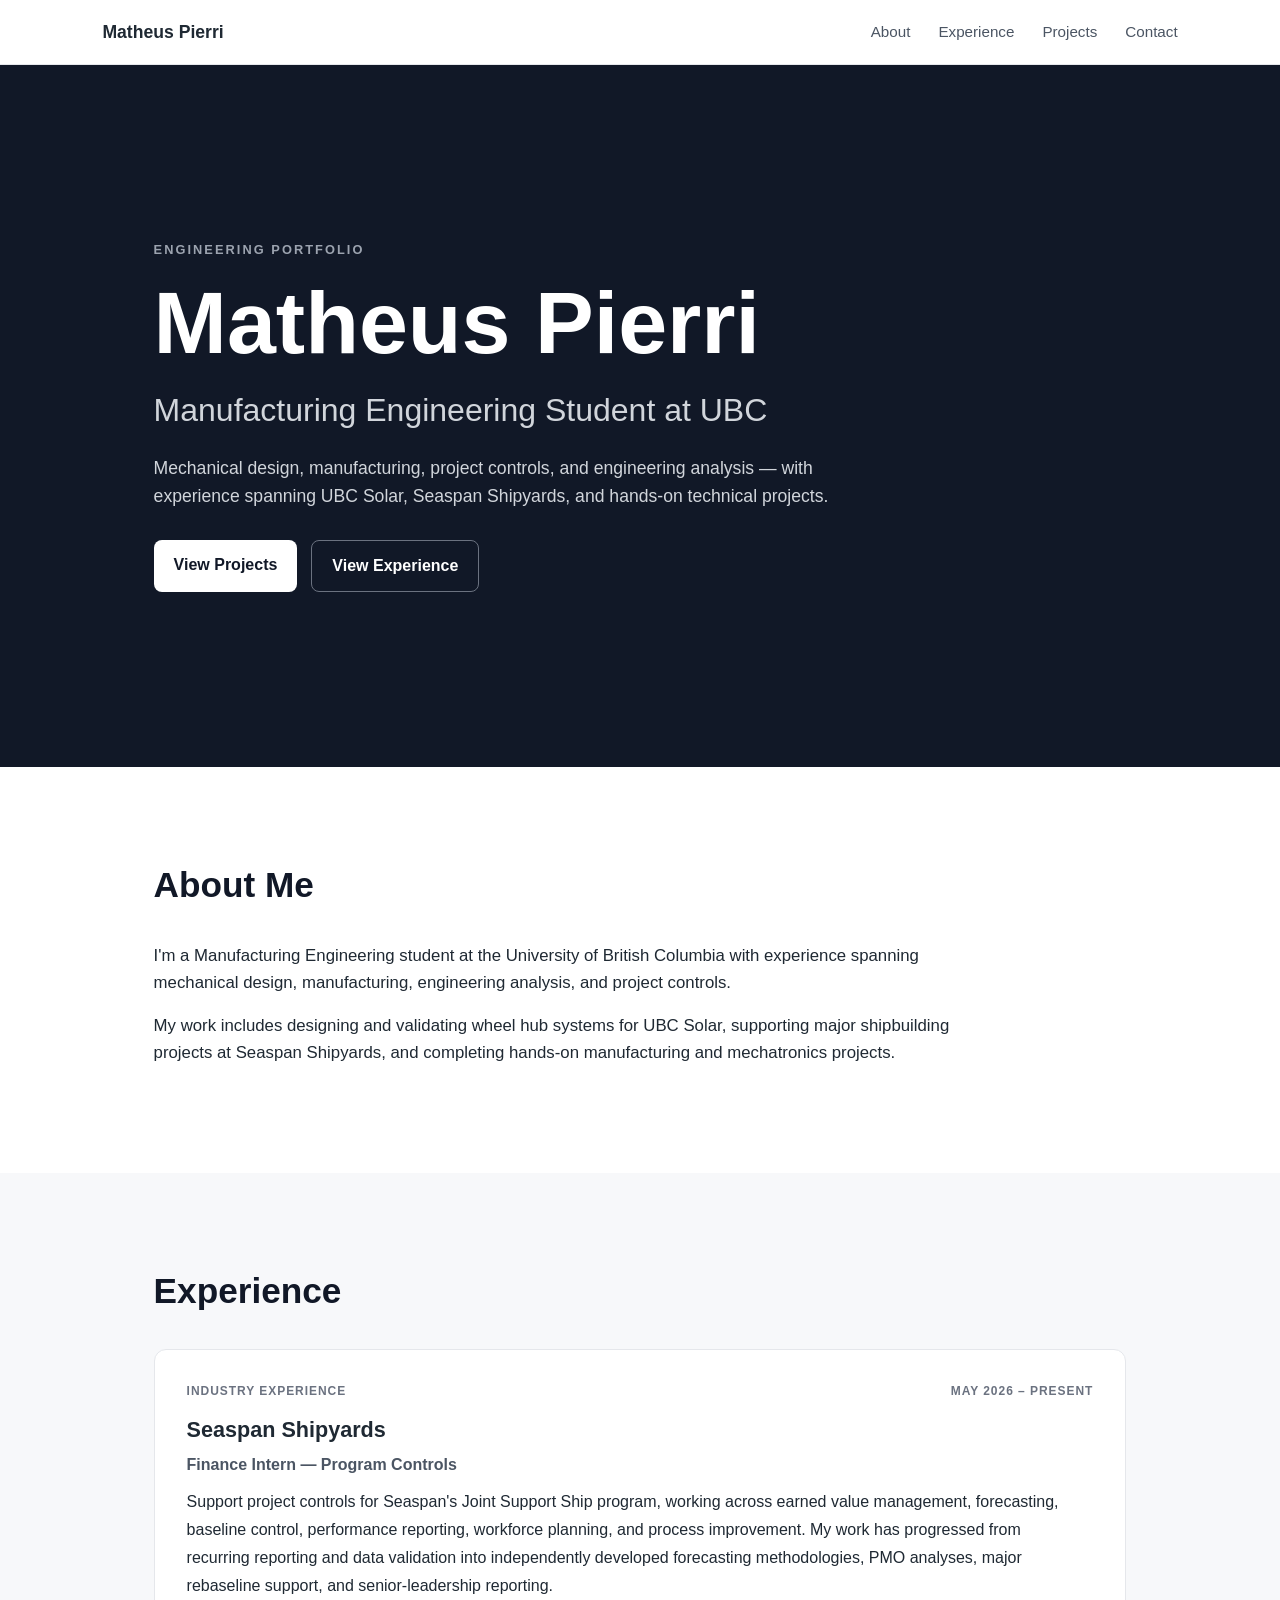
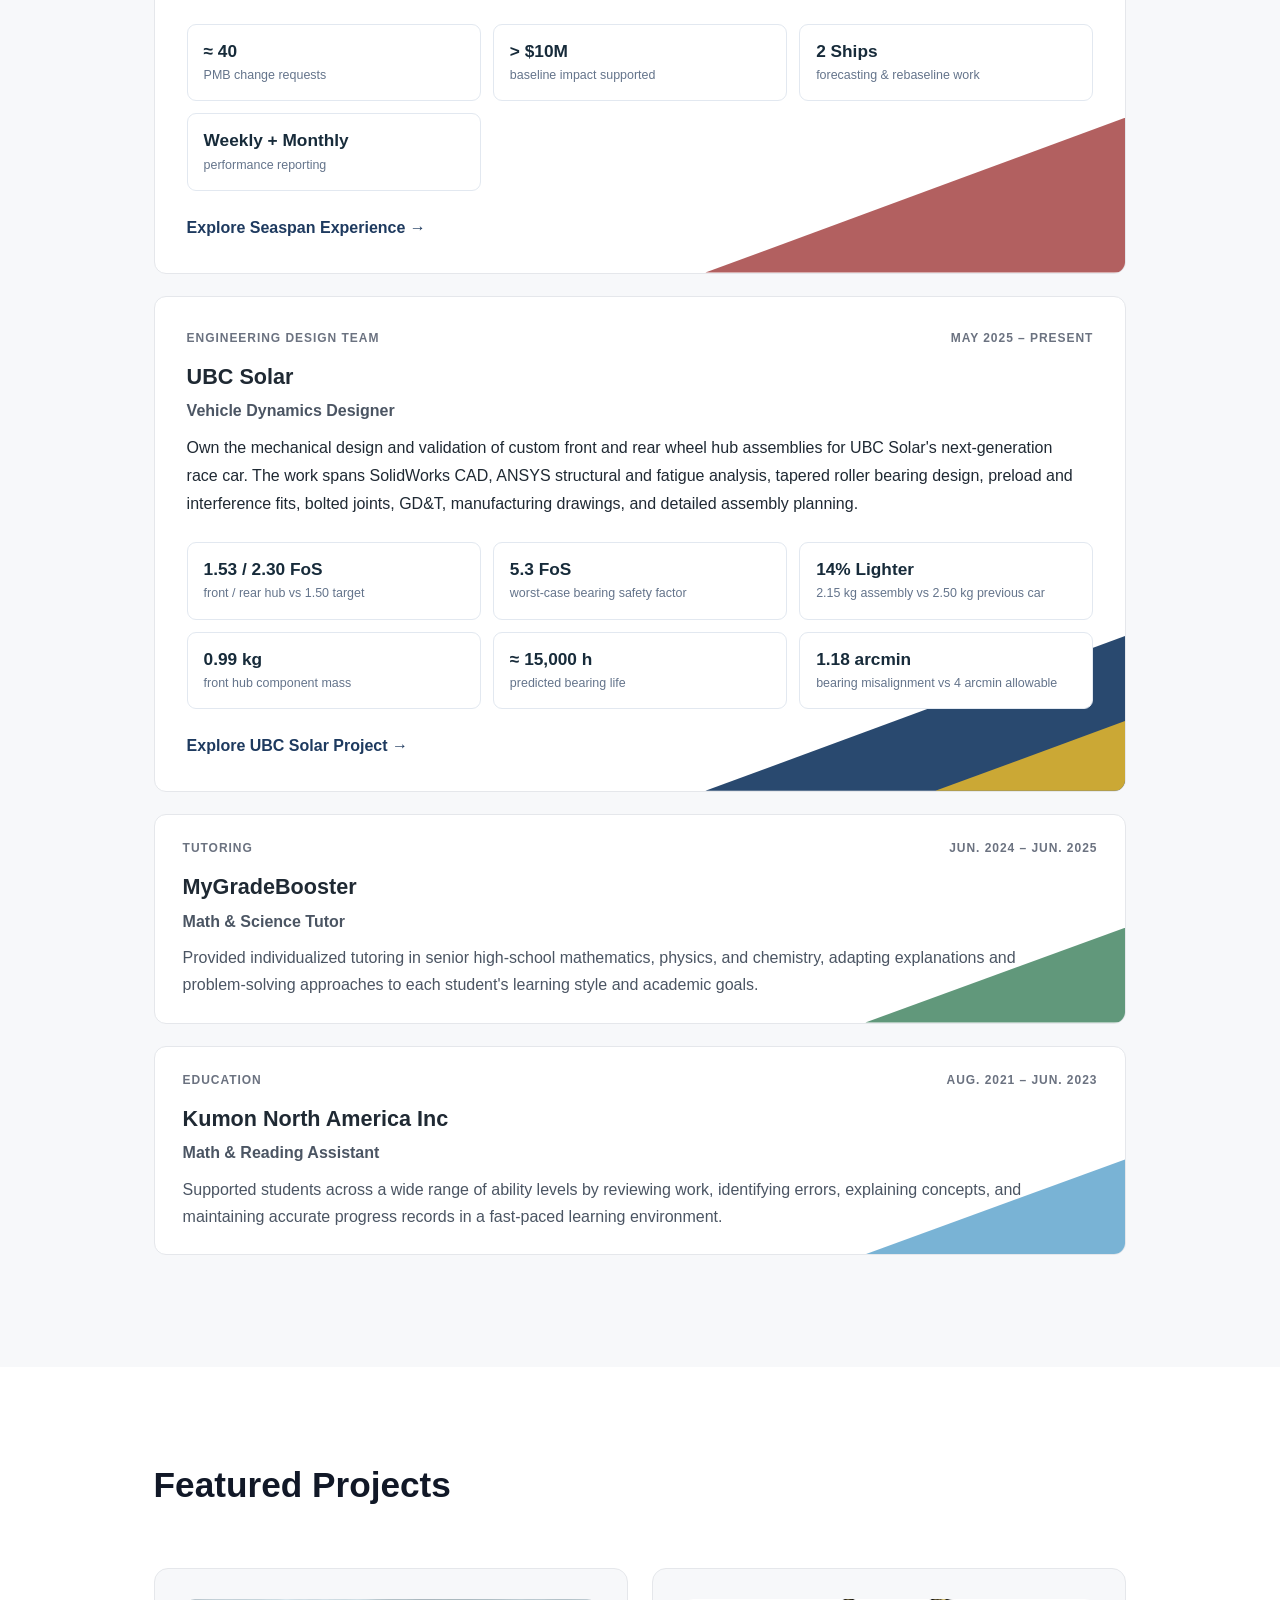
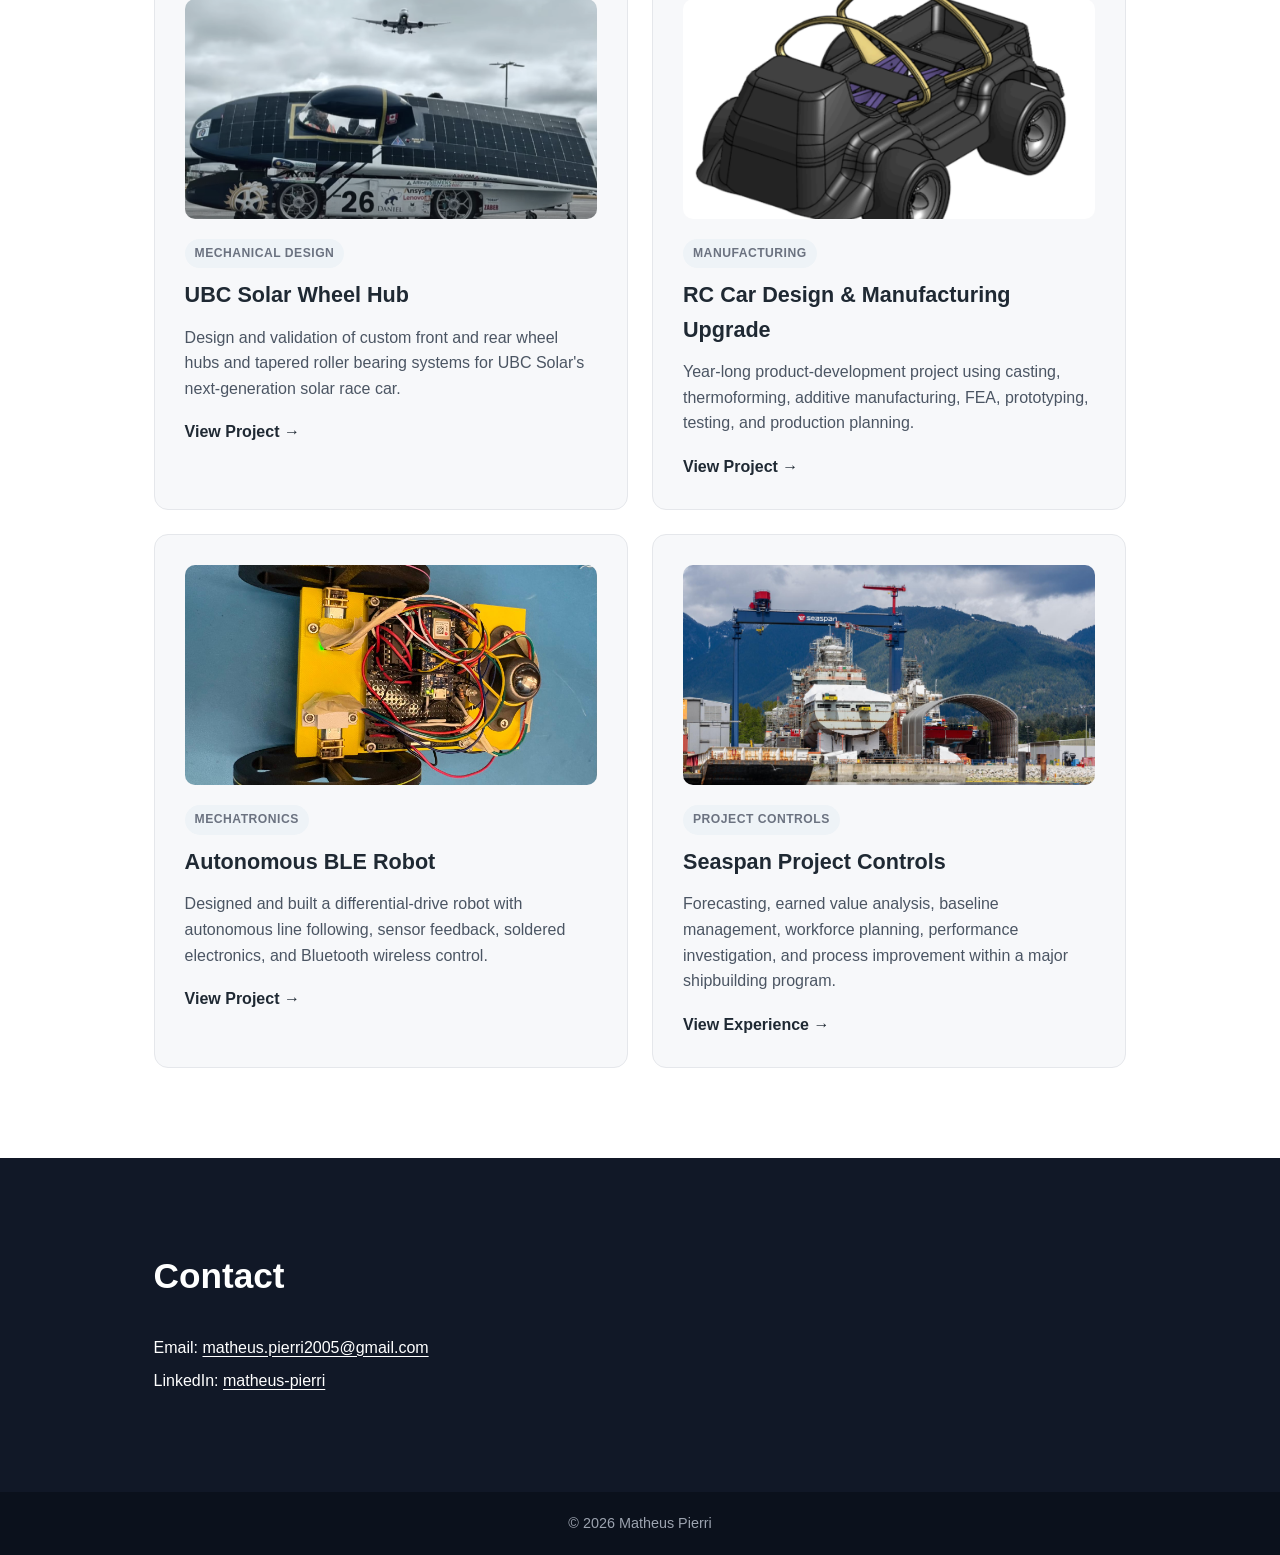
<file: index.html>
<!DOCTYPE html>
<html lang="en">

<head>
    <meta charset="UTF-8">
    <meta name="viewport" content="width=device-width, initial-scale=1.0">

    <title>Matheus Pierri | Engineering Portfolio</title>

    <link rel="stylesheet" href="style.css">
</head>

<body>

    <!-- Navigation -->
    <nav>
        <a href="index.html">Matheus Pierri</a>

        <div>
            <a href="#about">About</a>
            <a href="#experience">Experience</a>
            <a href="#projects">Projects</a>
            <a href="#contact">Contact</a>
        </div>
    </nav>


    <!-- Hero -->
    <header>
    <p class="eyebrow">Engineering Portfolio</p>

    <h1>Matheus Pierri</h1>

    <h2>Manufacturing Engineering Student at UBC</h2>

    <p class="hero-text">
        Mechanical design, manufacturing, project controls, and engineering analysis —
        with experience spanning UBC Solar, Seaspan Shipyards, and hands-on technical projects.
    </p>

    <div class="hero-buttons">
        <a class="primary-button" href="#projects">View Projects</a>
        <a class="secondary-button" href="#experience">View Experience</a>
    </div>
</header>


    <!-- About -->
    <section id="about">

        <h2>About Me</h2>

        <p>
            I'm a Manufacturing Engineering student at the University of British Columbia
            with experience spanning mechanical design, manufacturing, engineering
            analysis, and project controls.
        </p>

        <p>
            My work includes designing and validating wheel hub systems for UBC Solar,
            supporting major shipbuilding projects at Seaspan Shipyards, and completing
            hands-on manufacturing and mechatronics projects.
        </p>

    </section>


    <!-- Experience -->
    <section id="experience">

    <h2>Experience</h2>


    <!-- Seaspan -->
    <article class="experience-featured experience-seaspan">

        <div class="card-topline">
            <span>Industry Experience</span>
            <span>May 2026 – Present</span>
        </div>

        <h3>Seaspan Shipyards</h3>
        <p>Finance Intern — Program Controls</p>

        <p>
            Support project controls for Seaspan's Joint Support Ship program,
            working across earned value management, forecasting, baseline control,
            performance reporting, workforce planning, and process improvement.
            My work has progressed from recurring reporting and data validation
            into independently developed forecasting methodologies, PMO analyses,
            major rebaseline support, and senior-leadership reporting.
        </p>


        <div class="experience-metrics">

            <div>
                <strong>≈ 40</strong>
                <span>PMB change requests</span>
            </div>

            <div>
                <strong>&gt; $10M</strong>
                <span>baseline impact supported</span>
            </div>

            <div>
                <strong>2 Ships</strong>
                <span>forecasting & rebaseline work</span>
            </div>

            <div>
                <strong>Weekly + Monthly</strong>
                <span>performance reporting</span>
            </div>

        </div>

        <a class="experience-link" href="projects/seaspan.html">
            Explore Seaspan Experience →
        </a>

    </article>


    <!-- UBC Solar -->
<article class="experience-featured experience-solar">

    <div class="card-topline">
        <span>Engineering Design Team</span>
        <span>May 2025 – Present</span>
    </div>

    <h3>UBC Solar</h3>
    <p>Vehicle Dynamics Designer</p>

    <p>
        Own the mechanical design and validation of custom front and rear wheel
        hub assemblies for UBC Solar's next-generation race car. The work spans
        SolidWorks CAD, ANSYS structural and fatigue analysis, tapered roller
        bearing design, preload and interference fits, bolted joints, GD&T,
        manufacturing drawings, and detailed assembly planning.
    </p>


    <div class="experience-metrics">

        <div>
            <strong>1.53 / 2.30 FoS</strong>
            <span>front / rear hub vs 1.50 target</span>
        </div>

        <div>
            <strong>5.3 FoS</strong>
            <span>worst-case bearing safety factor</span>
        </div>

        <div>
            <strong>14% Lighter</strong>
            <span>2.15 kg assembly vs 2.50 kg previous car</span>
        </div>

        <div>
            <strong>0.99 kg</strong>
            <span>front hub component mass</span>
        </div>

        <div>
            <strong>≈ 15,000 h</strong>
            <span>predicted bearing life</span>
        </div>

        <div>
            <strong>1.18 arcmin</strong>
            <span>bearing misalignment vs 4 arcmin allowable</span>
        </div>

    </div>

    <a class="experience-link" href="projects/solar.html">
        Explore UBC Solar Project →
    </a>

</article>

    <!-- MyGradeBooster -->
    <article class="experience-compact experience-mgb">

        <div class="card-topline">
            <span>Tutoring</span>
            <span>Jun. 2024 – Jun. 2025</span>
        </div>

        <h3>MyGradeBooster</h3>
        <p>Math & Science Tutor</p>

        <p>
            Provided individualized tutoring in senior high-school mathematics,
            physics, and chemistry, adapting explanations and problem-solving
            approaches to each student's learning style and academic goals.
        </p>

    </article>


    <!-- Kumon -->
    <article class="experience-compact experience-kumon">

        <div class="card-topline">
            <span>Education</span>
            <span>Aug. 2021 – Jun. 2023</span>
        </div>

        <h3>Kumon North America Inc</h3>
        <p>Math & Reading Assistant</p>

        <p>
            Supported students across a wide range of ability levels by reviewing
            work, identifying errors, explaining concepts, and maintaining accurate
            progress records in a fast-paced learning environment.
        </p>

    </article>

</section>

    <!-- Projects -->
<section id="projects">

    <h2>Featured Projects</h2>


    <!-- UBC Solar -->
    <article>

        <div class="project-card-image">
            <img
                src="images/home/solar-banner.png"
                alt="UBC Solar team and solar race car">
        </div>

        <span class="project-tag">Mechanical Design</span>

        <h3>UBC Solar Wheel Hub</h3>

        <p>
            Design and validation of custom front and rear wheel hubs and tapered roller
            bearing systems for UBC Solar's next-generation solar race car.
        </p>

        <a href="projects/solar.html">View Project →</a>

    </article>


    <!-- RC Car -->
    <article>

        <div class="project-card-image">
            <img
                src="images/home/rc-car-final.png"
                alt="Final redesigned RC car">
        </div>

        <span class="project-tag">Manufacturing</span>

        <h3>RC Car Design & Manufacturing Upgrade</h3>

        <p>
            Year-long product-development project using casting, thermoforming,
            additive manufacturing, FEA, prototyping, testing, and production planning.
        </p>

        <a href="projects/manu330.html">View Project →</a>

    </article>


    <!-- BLE Robot -->
    <article>

        <div class="project-card-image">
            <img
                src="images/home/robot-final.png"
                alt="Final autonomous line-following and BLE-controlled robot">
        </div>

        <span class="project-tag">Mechatronics</span>

        <h3>Autonomous BLE Robot</h3>

        <p>
            Designed and built a differential-drive robot with autonomous line following,
            sensor feedback, soldered electronics, and Bluetooth wireless control.
        </p>

        <a href="projects/robot.html">View Project →</a>

    </article>


    <!-- Seaspan -->
    <article>

        <div class="project-card-image">
            <img
                src="images/home/seaspan-banner.png"
                alt="Seaspan Shipyards Joint Support Ship program">
        </div>

        <span class="project-tag">Project Controls</span>

        <h3>Seaspan Project Controls</h3>

        <p>
            Forecasting, earned value analysis, baseline management, workforce planning,
            performance investigation, and process improvement within a major
            shipbuilding program.
        </p>

        <a href="projects/seaspan.html">View Experience →</a>

    </article>

</section>


    <!-- Contact -->
    <section id="contact">

        <h2>Contact</h2>

        <p>
            Email:
            <a href="mailto:matheus.pierri2005@gmail.com">
                matheus.pierri2005@gmail.com
        </a>
        </p>

        <p>
            LinkedIn:
            <a href="https://www.linkedin.com/in/matheus-pierri/"
               target="_blank"
               rel="noopener noreferrer">
                matheus-pierri
            </a>
        </p>

    </section>


    <!-- Footer -->
    <footer>
        <p>© 2026 Matheus Pierri</p>
    </footer>

</body>

</html>
</file>
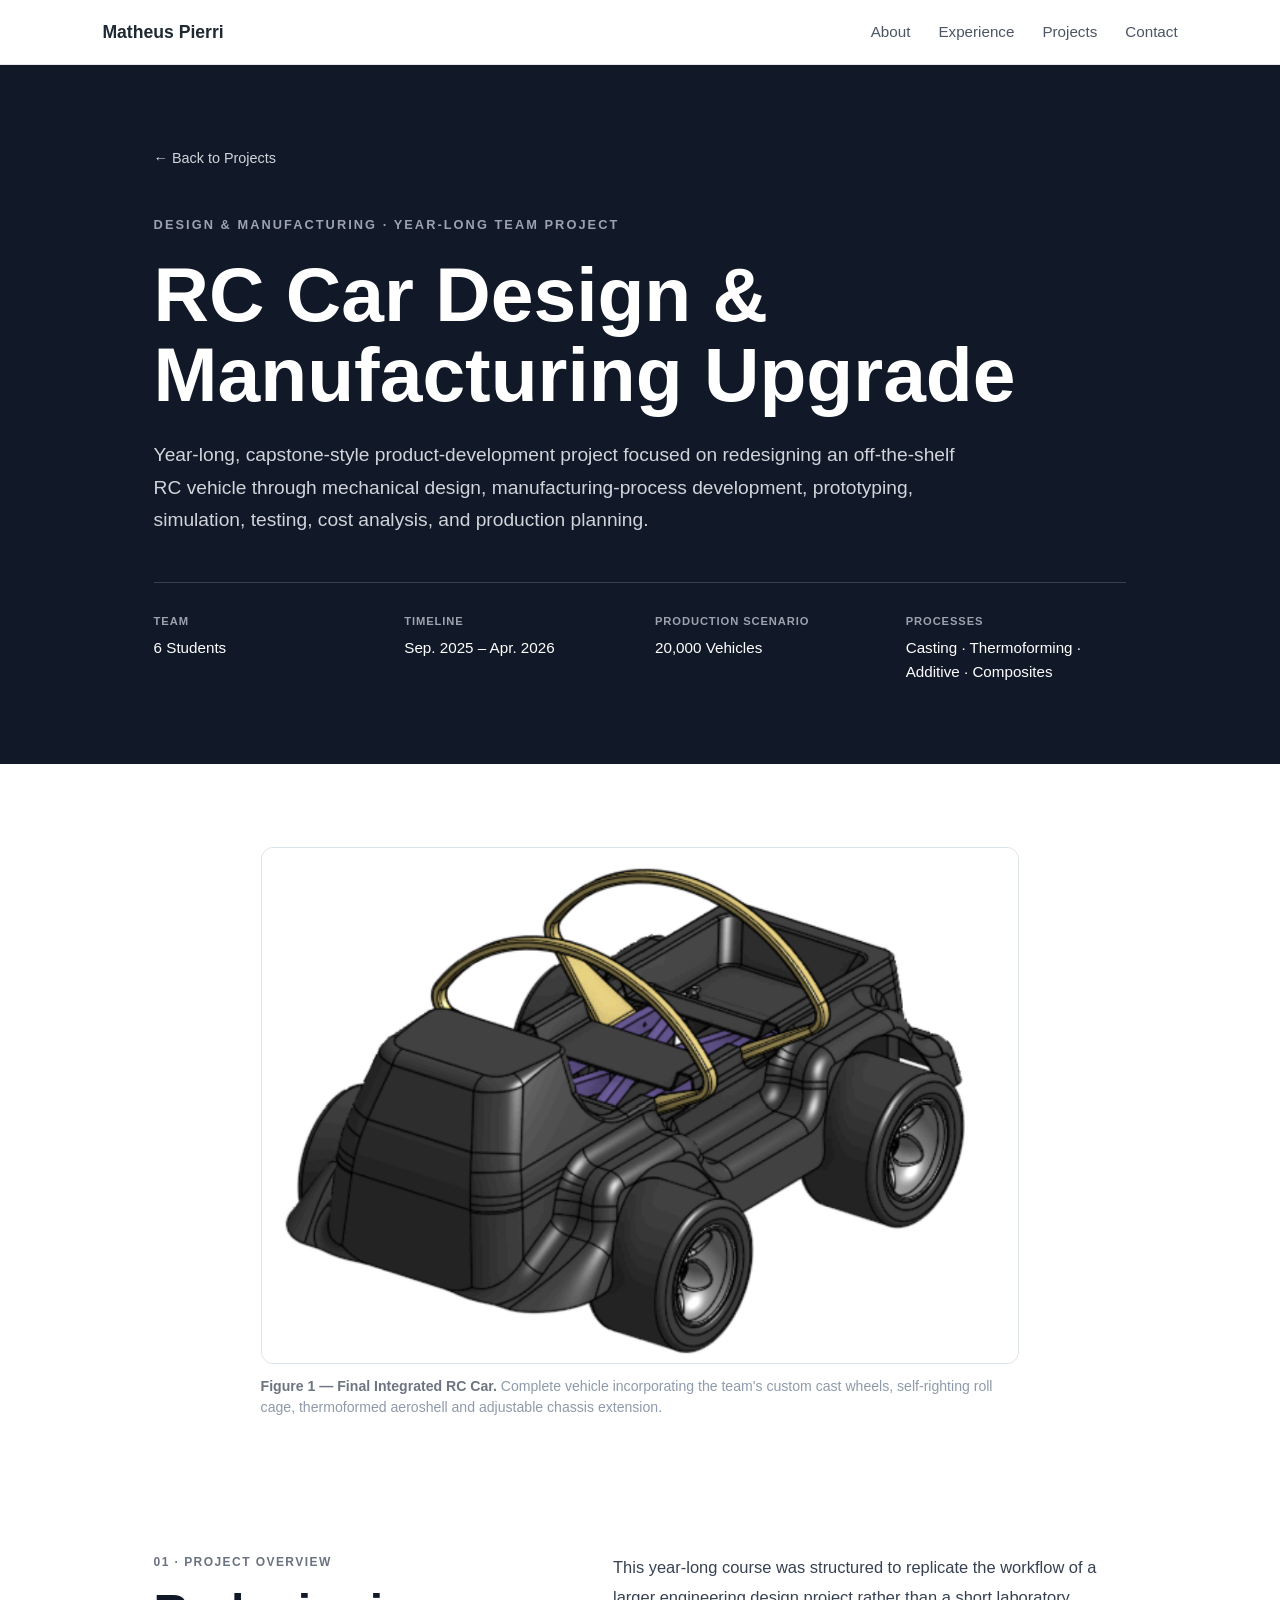
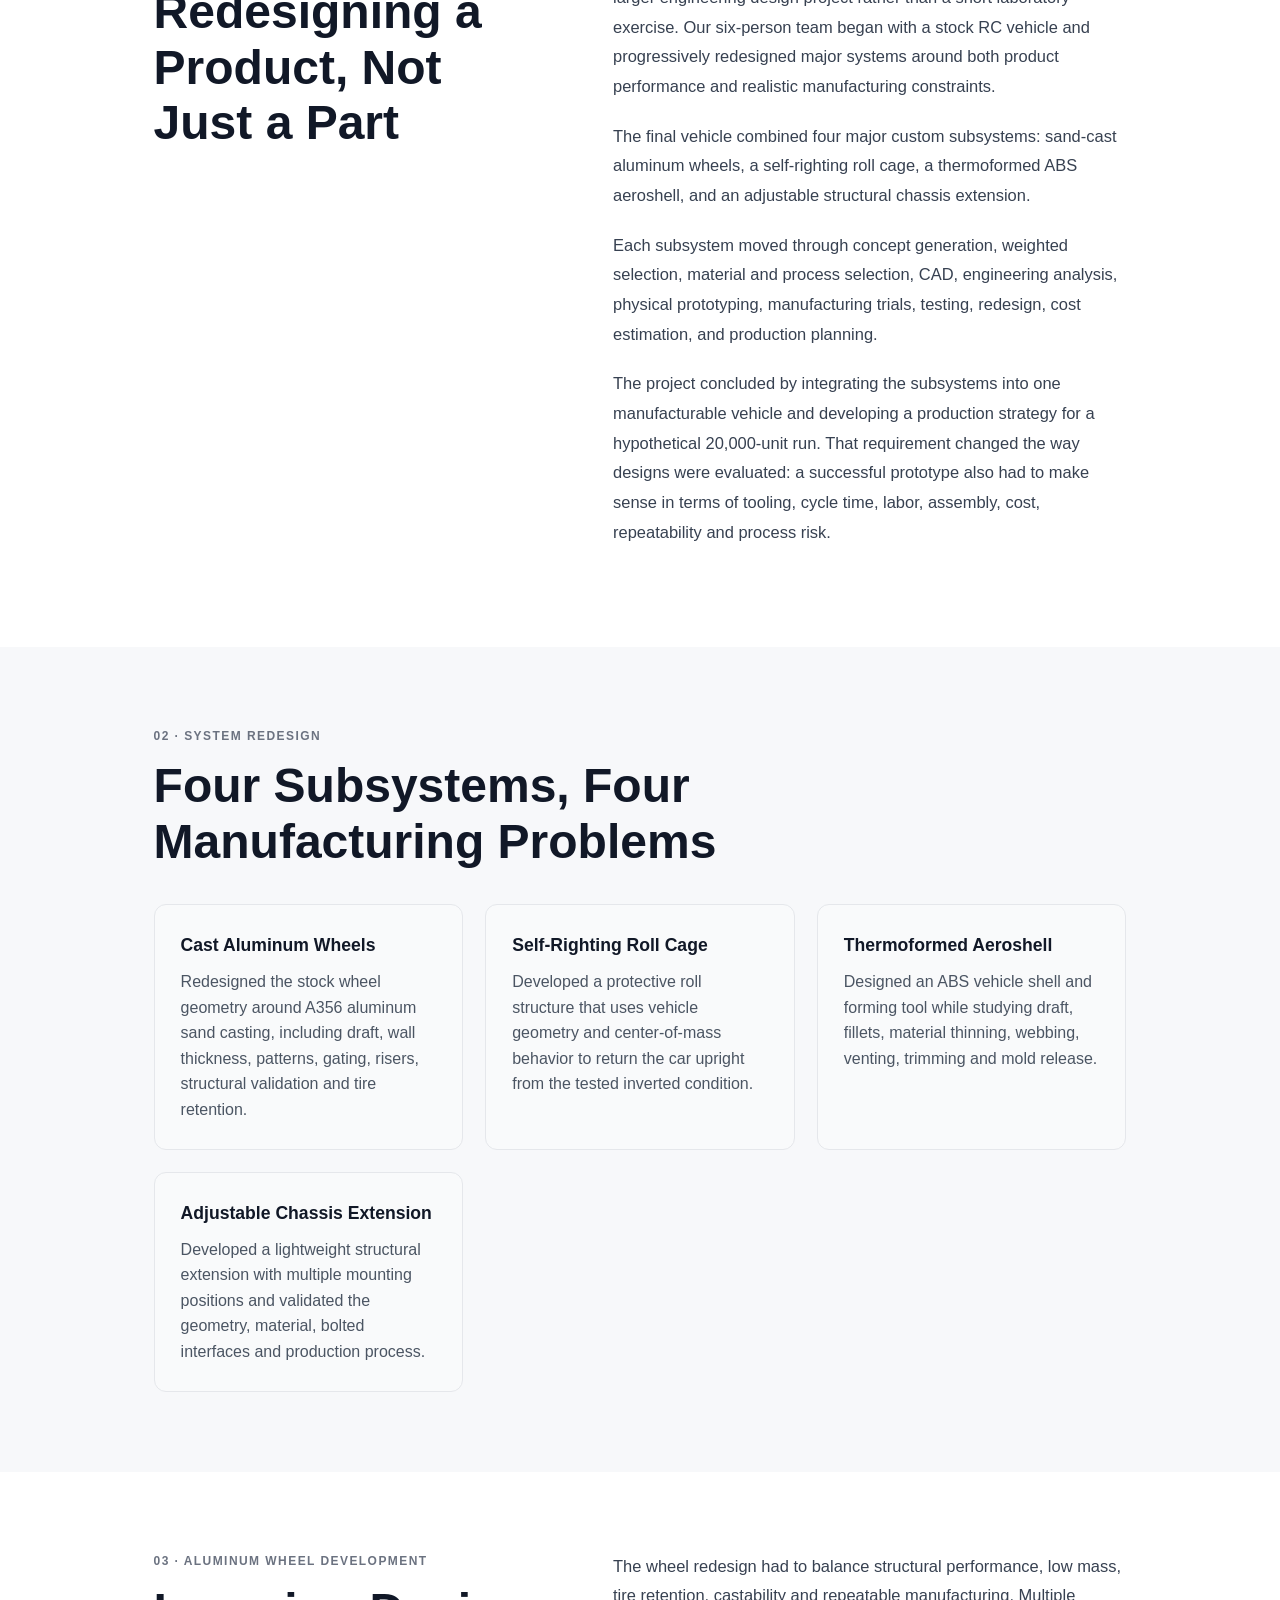
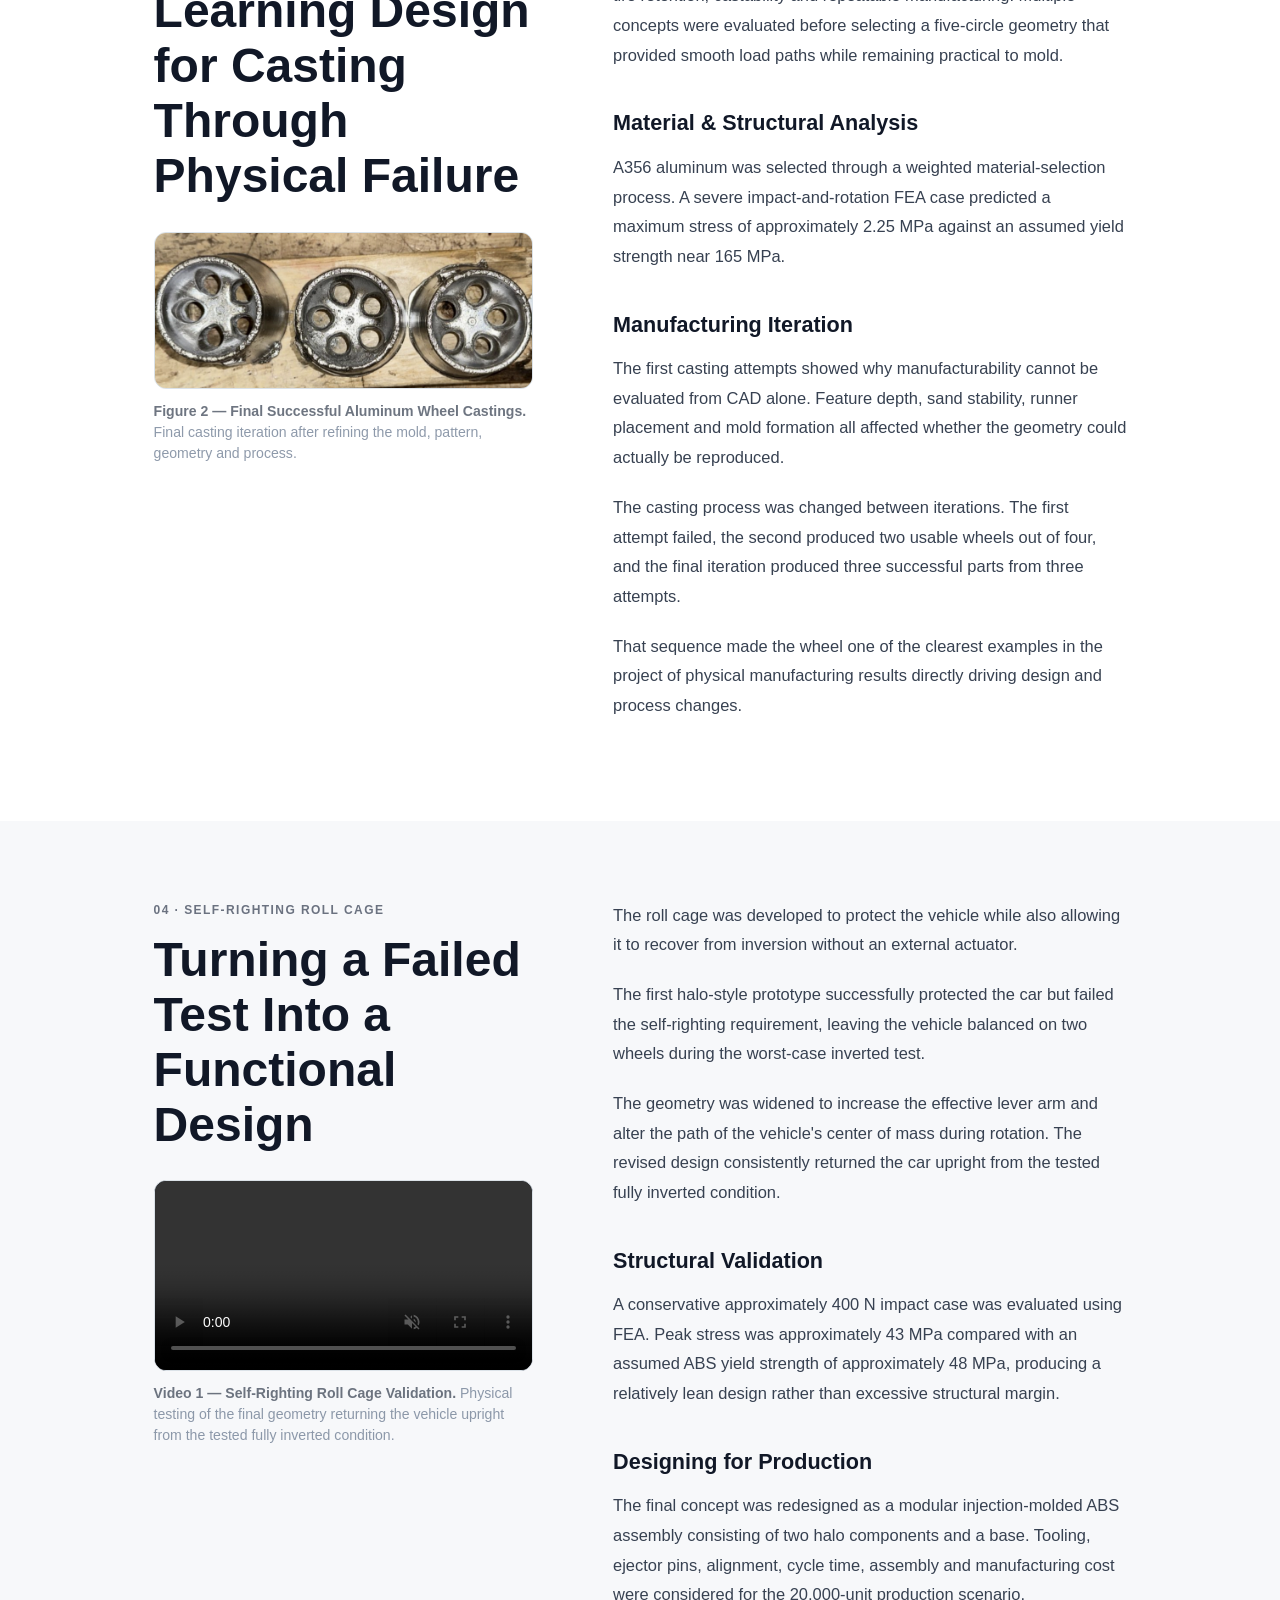
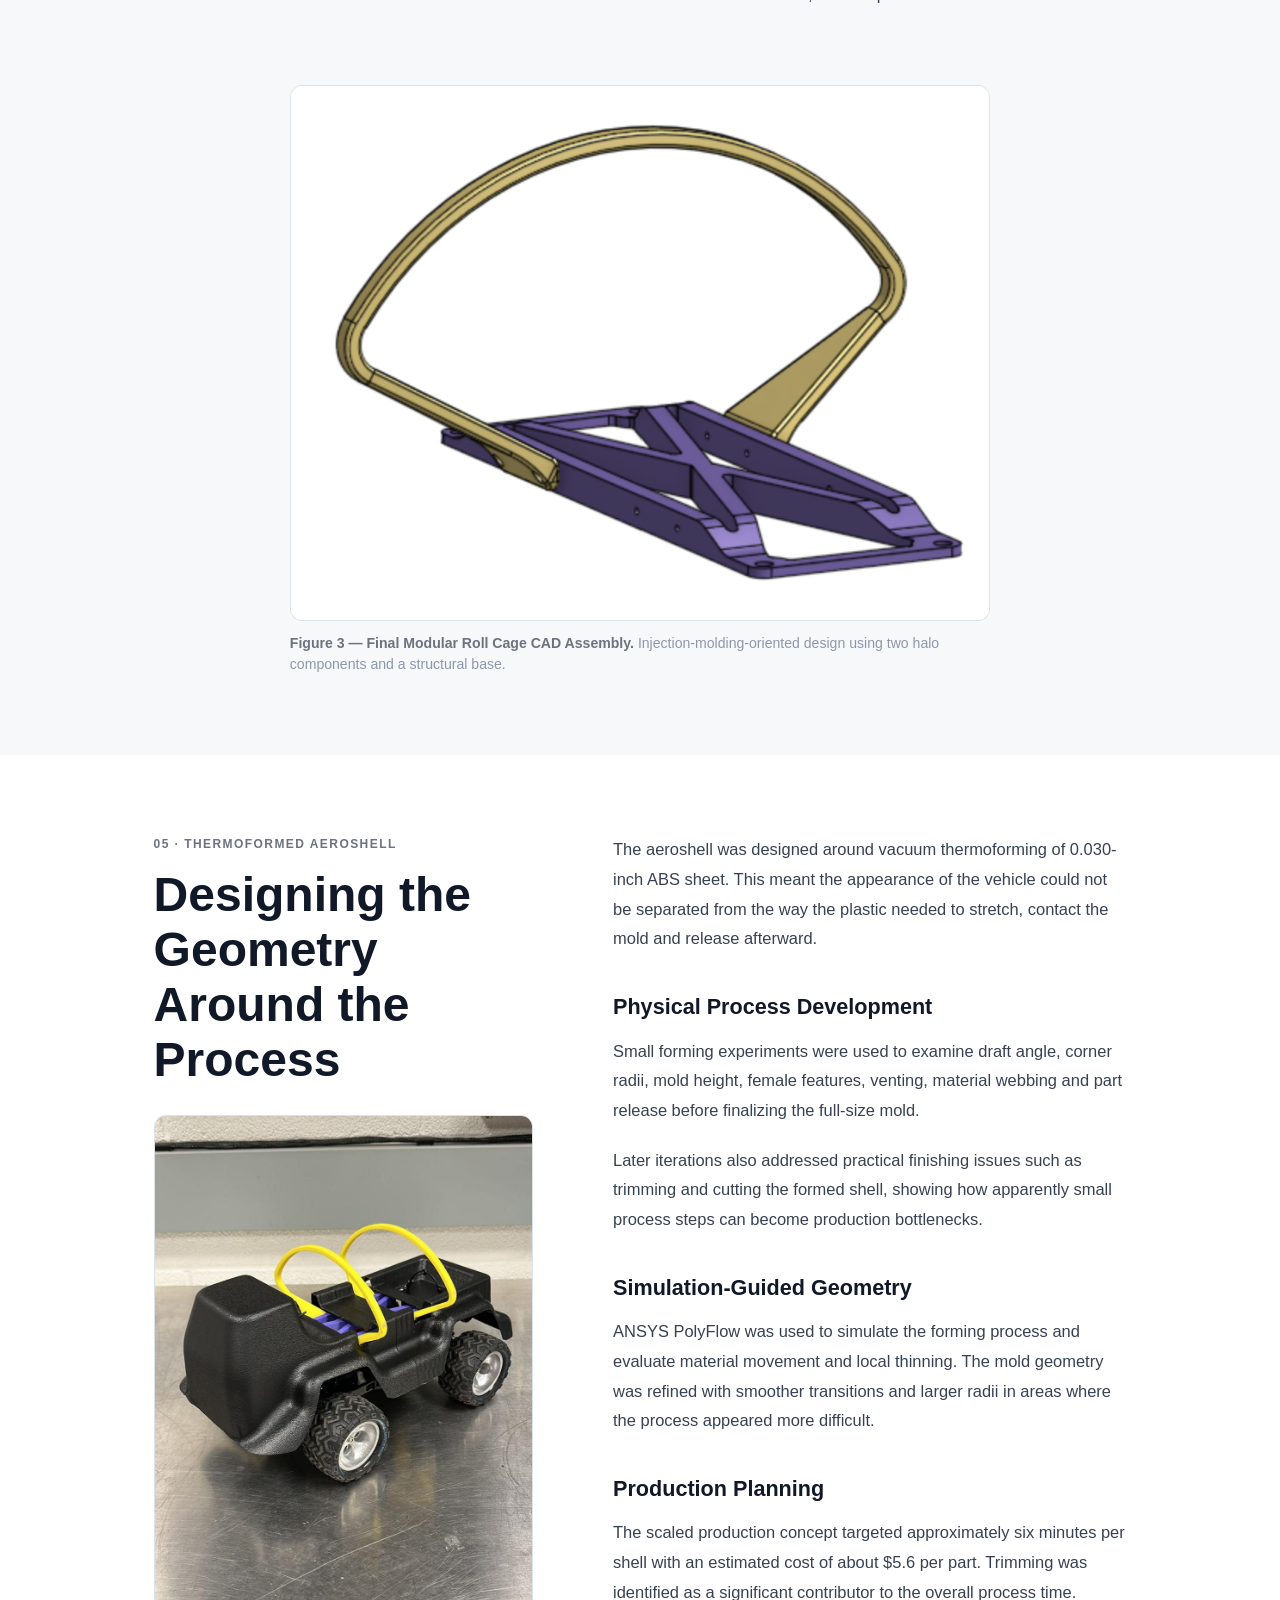
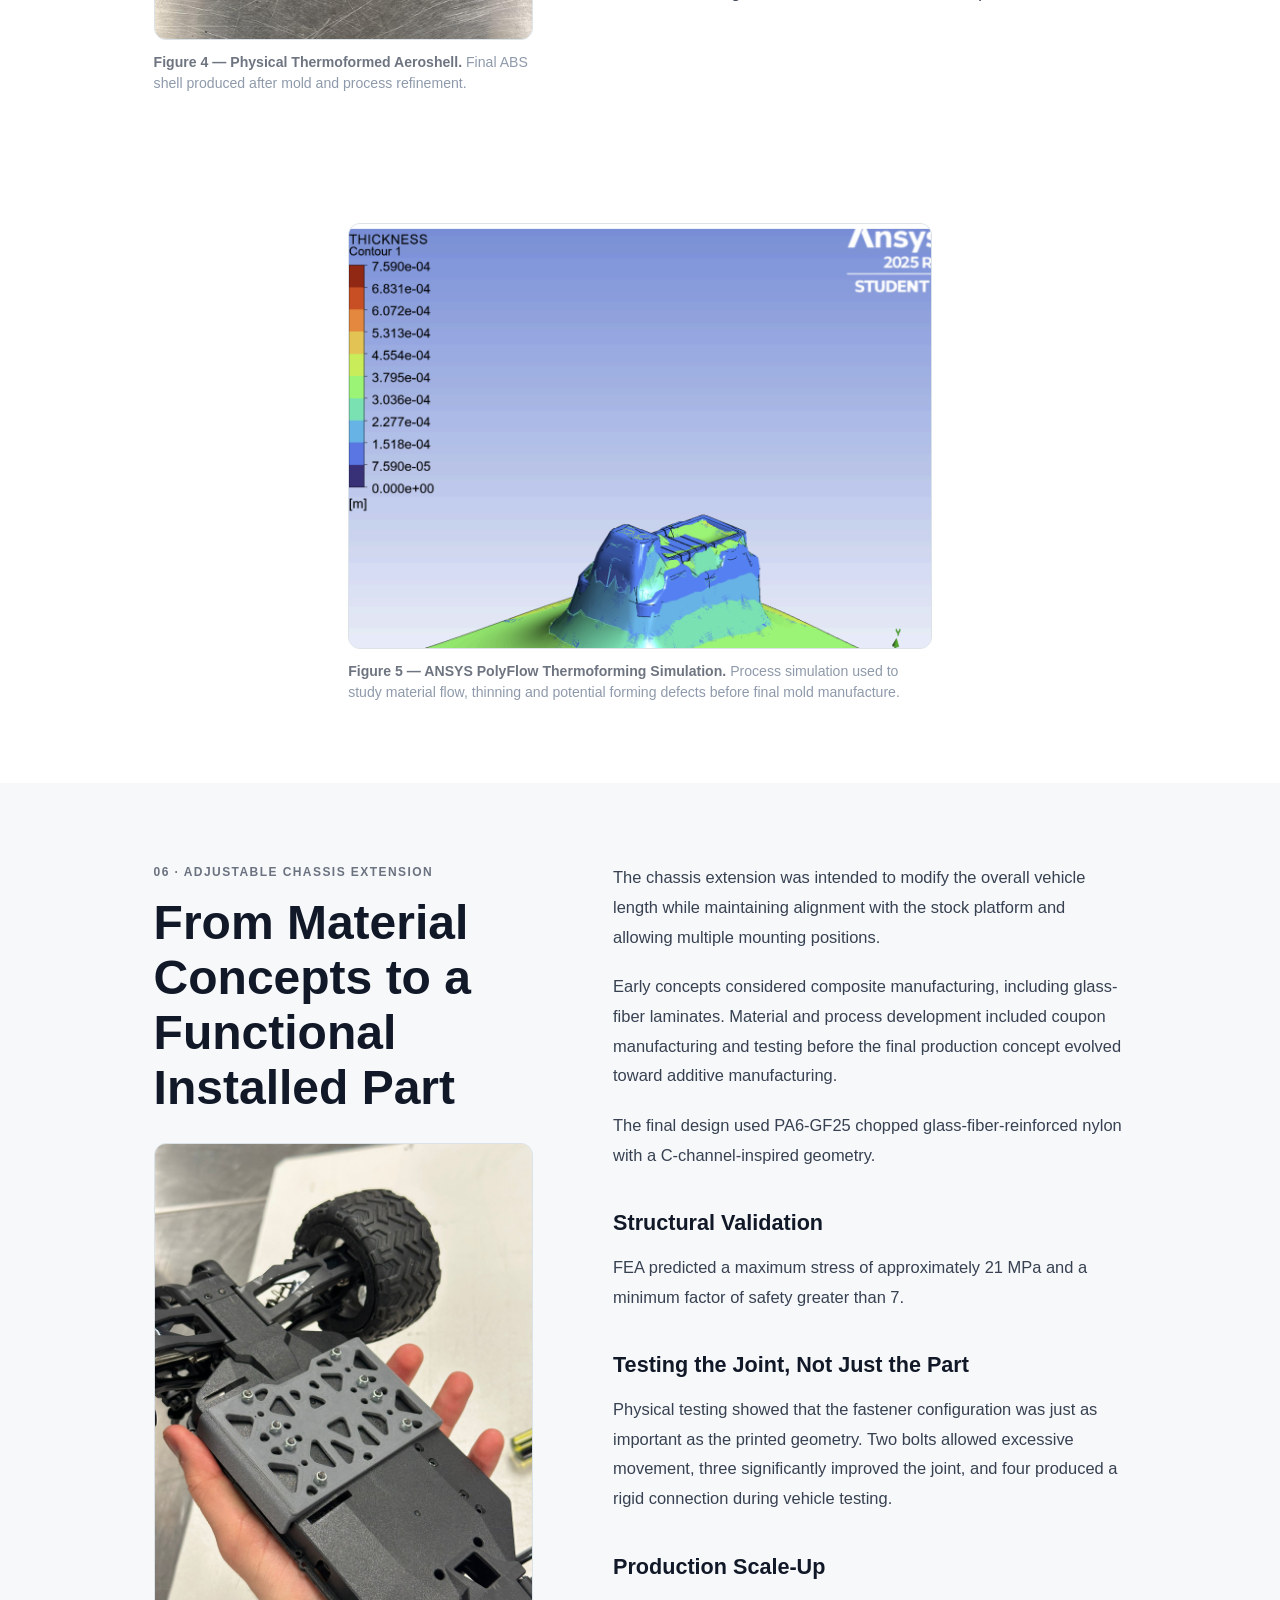
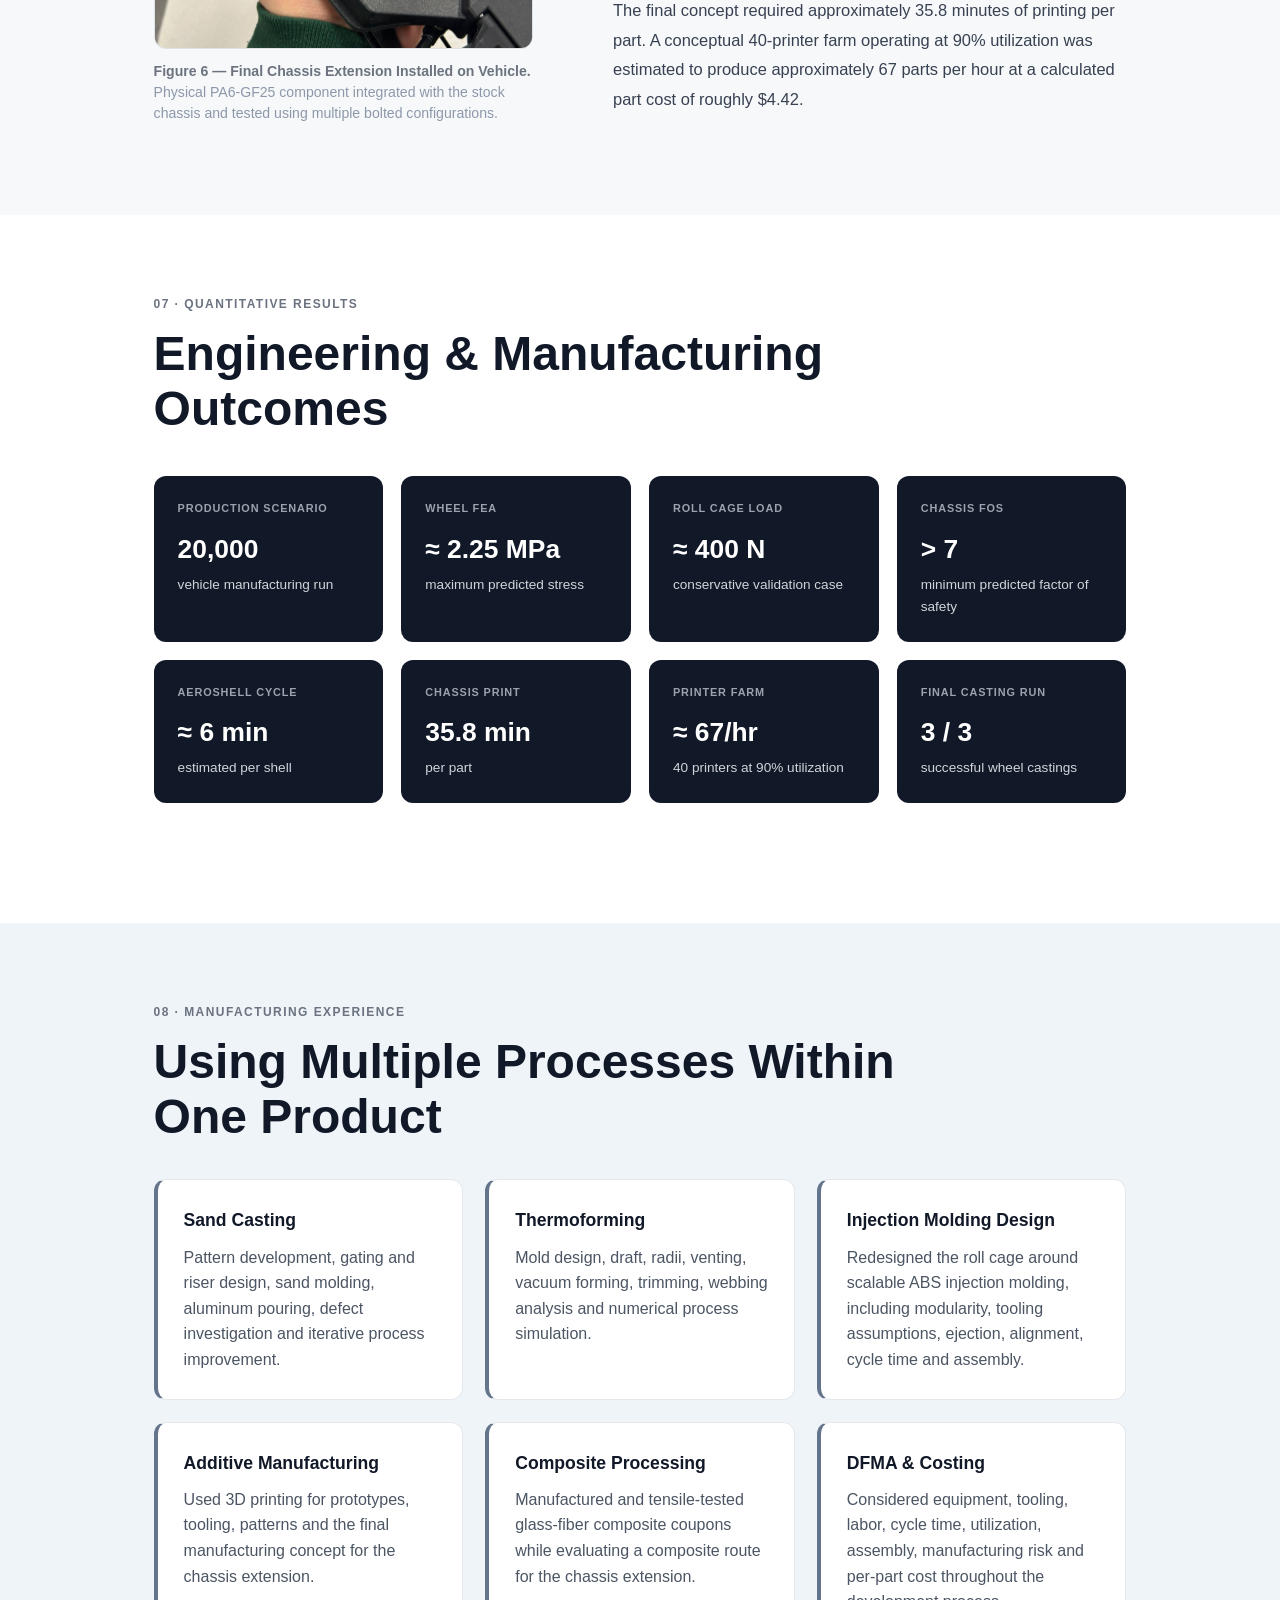
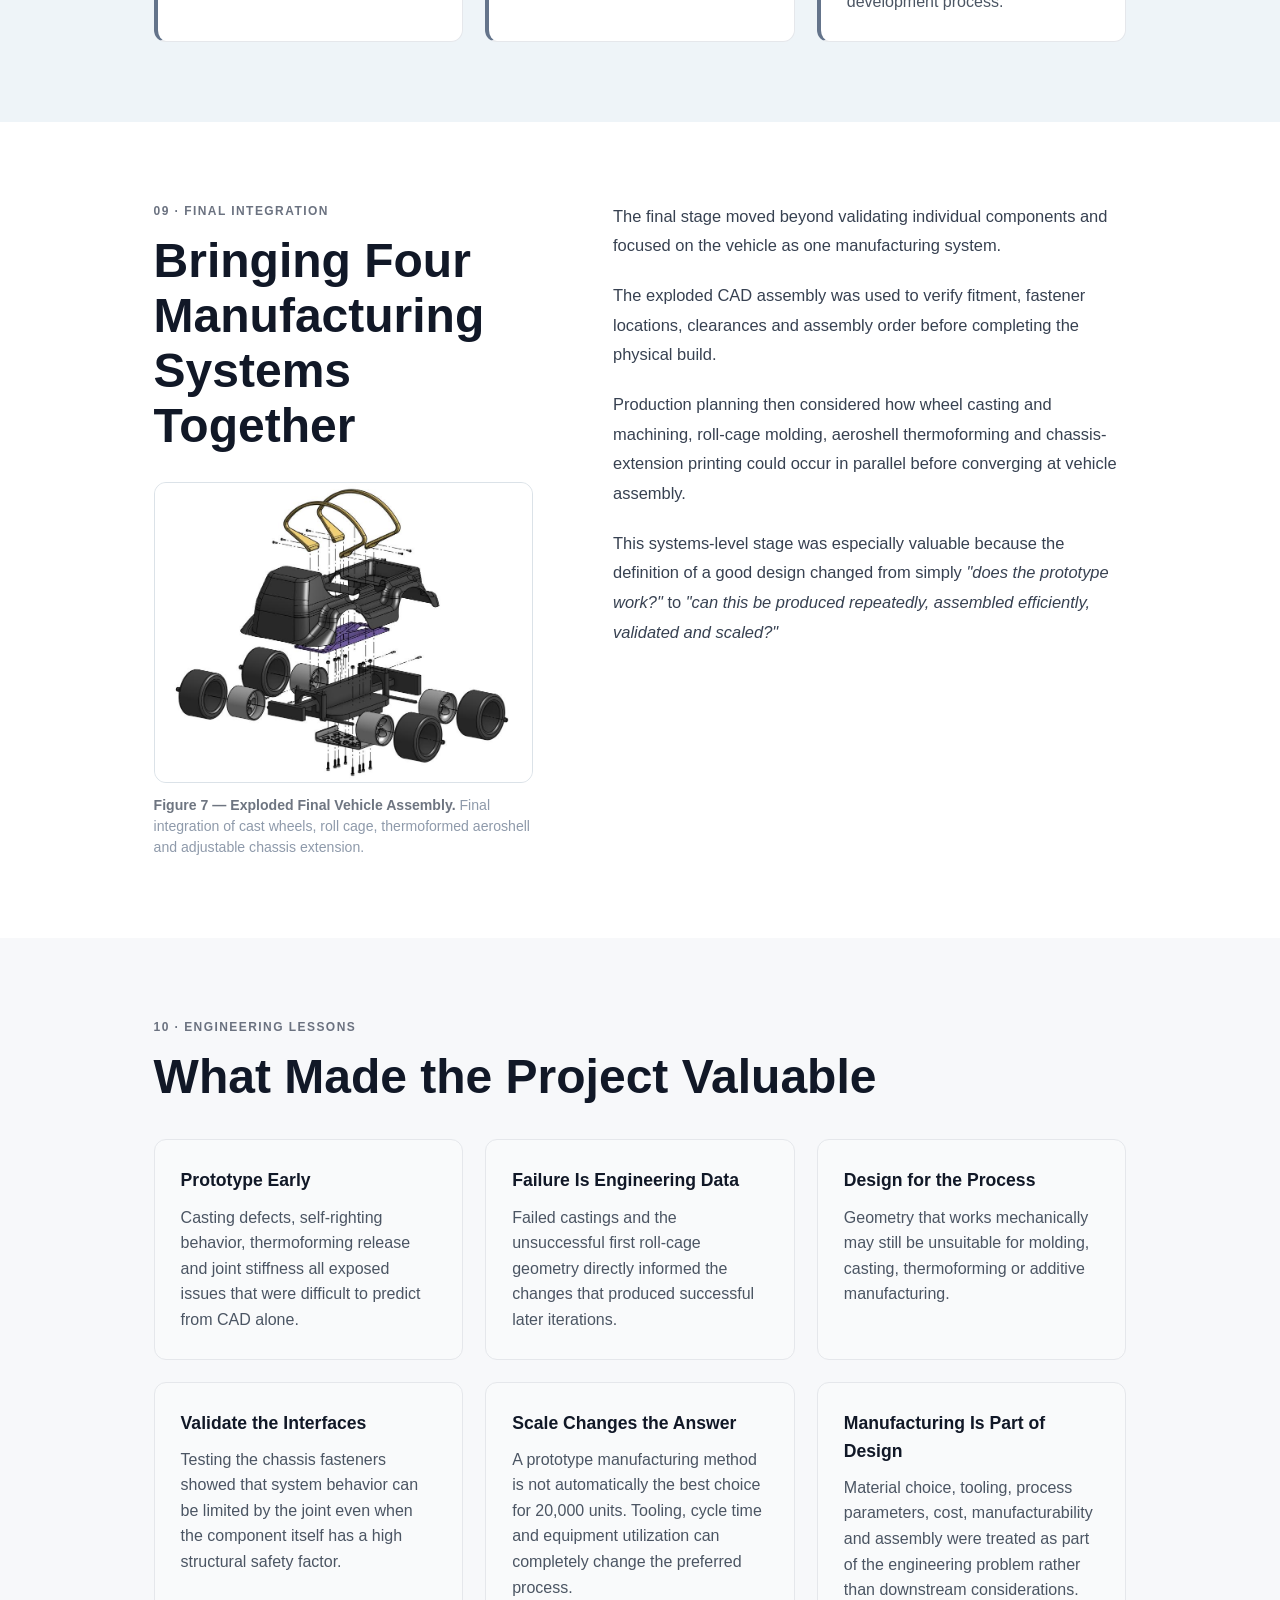
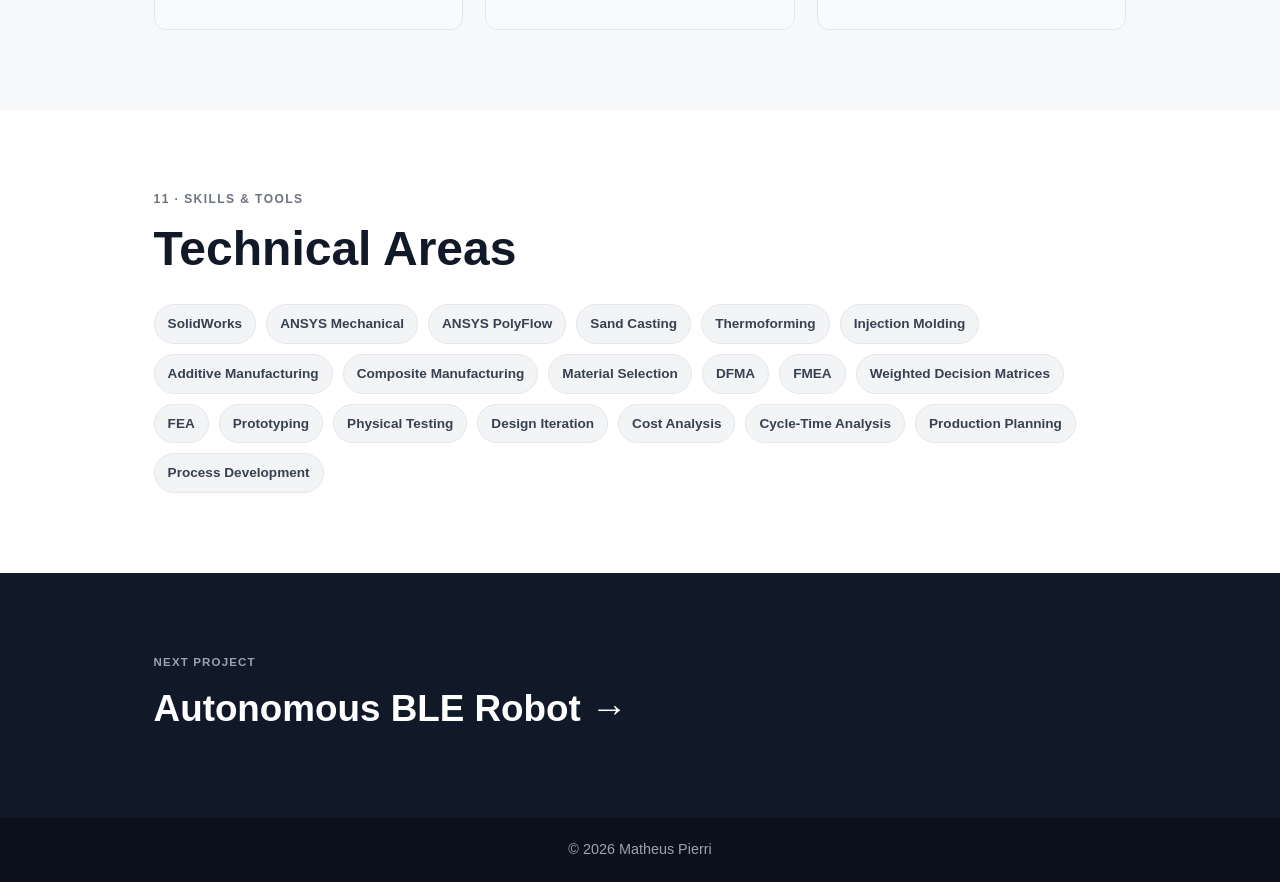
<file: projects/manu330.html>
<!DOCTYPE html>
<html lang="en">

<head>
    <meta charset="UTF-8">
    <meta name="viewport" content="width=device-width, initial-scale=1.0">

    <title>RC Car Design & Manufacturing Project | Matheus Pierri</title>

    <link rel="stylesheet" href="../style.css">
</head>


<body>

    <!-- Navigation -->
    <nav>
        <a href="../index.html">Matheus Pierri</a>

        <div>
            <a href="../index.html#about">About</a>
            <a href="../index.html#experience">Experience</a>
            <a href="../index.html#projects">Projects</a>
            <a href="../index.html#contact">Contact</a>
        </div>
    </nav>


    <main class="project-page">


        <!-- =====================================================
             HERO
             ===================================================== -->

        <section class="project-hero">

            <a class="back-link" href="../index.html#projects">
                ← Back to Projects
            </a>

            <p class="eyebrow">
                Design & Manufacturing · Year-Long Team Project
            </p>

            <h1>RC Car Design & Manufacturing Upgrade</h1>

            <p class="project-intro">
                Year-long, capstone-style product-development project focused on
                redesigning an off-the-shelf RC vehicle through mechanical design,
                manufacturing-process development, prototyping, simulation, testing,
                cost analysis, and production planning.
            </p>


            <div class="project-meta">

                <div>
                    <span>Team</span>
                    <strong>6 Students</strong>
                </div>

                <div>
                    <span>Timeline</span>
                    <strong>Sep. 2025 – Apr. 2026</strong>
                </div>

                <div>
                    <span>Production Scenario</span>
                    <strong>20,000 Vehicles</strong>
                </div>

                <div>
                    <span>Processes</span>
                    <strong>Casting · Thermoforming · Additive · Composites</strong>
                </div>

            </div>

        </section>


        <!-- =====================================================
             HERO IMAGE
             ===================================================== -->

        <section class="project-content-section manu-hero-media">

            <figure class="project-figure project-figure-wide">

                <img
                    src="../images/manu330/rc-car-final-assembly.png"
                    alt="Final integrated RC car with redesigned wheels, roll cage, aeroshell and chassis extension">

                <figcaption>
                    <strong>Figure 1 — Final Integrated RC Car.</strong>
                    Complete vehicle incorporating the team's custom cast wheels,
                    self-righting roll cage, thermoformed aeroshell and adjustable
                    chassis extension.
                </figcaption>

            </figure>

        </section>


        <!-- =====================================================
             01 OVERVIEW
             ===================================================== -->

        <section class="project-content-section project-two-column">

            <div>

                <p class="section-label">01 · Project Overview</p>

                <h2>Redesigning a Product, Not Just a Part</h2>

            </div>


            <div class="project-body-text">

                <p>
                    This year-long course was structured to replicate the workflow of
                    a larger engineering design project rather than a short laboratory
                    exercise. Our six-person team began with a stock RC vehicle and
                    progressively redesigned major systems around both product
                    performance and realistic manufacturing constraints.
                </p>

                <p>
                    The final vehicle combined four major custom subsystems:
                    sand-cast aluminum wheels, a self-righting roll cage,
                    a thermoformed ABS aeroshell, and an adjustable structural
                    chassis extension.
                </p>

                <p>
                    Each subsystem moved through concept generation, weighted
                    selection, material and process selection, CAD, engineering
                    analysis, physical prototyping, manufacturing trials, testing,
                    redesign, cost estimation, and production planning.
                </p>

                <p>
                    The project concluded by integrating the subsystems into one
                    manufacturable vehicle and developing a production strategy for
                    a hypothetical 20,000-unit run. That requirement changed the way
                    designs were evaluated: a successful prototype also had to make
                    sense in terms of tooling, cycle time, labor, assembly, cost,
                    repeatability and process risk.
                </p>

            </div>

        </section>


        <!-- =====================================================
             02 SYSTEMS
             ===================================================== -->

        <section class="project-content-section project-highlight-section">

            <p class="section-label">02 · System Redesign</p>

            <h2>Four Subsystems, Four Manufacturing Problems</h2>


            <div class="project-feature-grid">

                <article>

                    <h3>Cast Aluminum Wheels</h3>

                    <p>
                        Redesigned the stock wheel geometry around A356 aluminum
                        sand casting, including draft, wall thickness, patterns,
                        gating, risers, structural validation and tire retention.
                    </p>

                </article>


                <article>

                    <h3>Self-Righting Roll Cage</h3>

                    <p>
                        Developed a protective roll structure that uses vehicle
                        geometry and center-of-mass behavior to return the car upright
                        from the tested inverted condition.
                    </p>

                </article>


                <article>

                    <h3>Thermoformed Aeroshell</h3>

                    <p>
                        Designed an ABS vehicle shell and forming tool while studying
                        draft, fillets, material thinning, webbing, venting,
                        trimming and mold release.
                    </p>

                </article>


                <article>

                    <h3>Adjustable Chassis Extension</h3>

                    <p>
                        Developed a lightweight structural extension with multiple
                        mounting positions and validated the geometry, material,
                        bolted interfaces and production process.
                    </p>

                </article>

            </div>

        </section>


        <!-- =====================================================
             03 WHEELS
             ===================================================== -->

        <section class="project-content-section project-two-column">

            <div>

                <p class="section-label">03 · Aluminum Wheel Development</p>

                <h2>Learning Design for Casting Through Physical Failure</h2>


                <figure class="project-figure">

                    <img
                        src="../images/manu330/wheel-final-successful-casting.png"
                        alt="Final successful sand-cast aluminum RC car wheels">

                    <figcaption>
                        <strong>Figure 2 — Final Successful Aluminum Wheel Castings.</strong>
                        Final casting iteration after refining the mold, pattern,
                        geometry and process.
                    </figcaption>

                </figure>

            </div>


            <div class="project-body-text">

                <p>
                    The wheel redesign had to balance structural performance,
                    low mass, tire retention, castability and repeatable manufacturing.
                    Multiple concepts were evaluated before selecting a five-circle
                    geometry that provided smooth load paths while remaining practical
                    to mold.
                </p>


                <h3>Material & Structural Analysis</h3>

                <p>
                    A356 aluminum was selected through a weighted material-selection
                    process. A severe impact-and-rotation FEA case predicted a
                    maximum stress of approximately 2.25 MPa against an assumed
                    yield strength near 165 MPa.
                </p>


                <h3>Manufacturing Iteration</h3>

                <p>
                    The first casting attempts showed why manufacturability cannot be
                    evaluated from CAD alone. Feature depth, sand stability, runner
                    placement and mold formation all affected whether the geometry
                    could actually be reproduced.
                </p>

                <p>
                    The casting process was changed between iterations. The first
                    attempt failed, the second produced two usable wheels out of four,
                    and the final iteration produced three successful parts from
                    three attempts.
                </p>

                <p>
                    That sequence made the wheel one of the clearest examples in the
                    project of physical manufacturing results directly driving design
                    and process changes.
                </p>

            </div>

        </section>


        <!-- =====================================================
             04 ROLL CAGE
             ===================================================== -->

        <section class="project-content-section project-highlight-section">

            <div class="project-two-column">

                <div>

                    <p class="section-label">04 · Self-Righting Roll Cage</p>

                    <h2>Turning a Failed Test Into a Functional Design</h2>


                    <figure class="project-figure">

                        <video
                            controls
                            muted
                            loop
                            playsinline
                            preload="metadata">

                            <source
                                src="../images/manu330/roll-cage-self-righting-test.mp4"
                                type="video/mp4">

                            Your browser does not support embedded video.

                        </video>

                        <figcaption>
                            <strong>Video 1 — Self-Righting Roll Cage Validation.</strong>
                            Physical testing of the final geometry returning the
                            vehicle upright from the tested fully inverted condition.
                        </figcaption>

                    </figure>

                </div>


                <div class="project-body-text">

                    <p>
                        The roll cage was developed to protect the vehicle while also
                        allowing it to recover from inversion without an external
                        actuator.
                    </p>

                    <p>
                        The first halo-style prototype successfully protected the car
                        but failed the self-righting requirement, leaving the vehicle
                        balanced on two wheels during the worst-case inverted test.
                    </p>

                    <p>
                        The geometry was widened to increase the effective lever arm
                        and alter the path of the vehicle's center of mass during
                        rotation. The revised design consistently returned the car
                        upright from the tested fully inverted condition.
                    </p>


                    <h3>Structural Validation</h3>

                    <p>
                        A conservative approximately 400 N impact case was evaluated
                        using FEA. Peak stress was approximately 43 MPa compared with
                        an assumed ABS yield strength of approximately 48 MPa,
                        producing a relatively lean design rather than excessive
                        structural margin.
                    </p>


                    <h3>Designing for Production</h3>

                    <p>
                        The final concept was redesigned as a modular injection-molded
                        ABS assembly consisting of two halo components and a base.
                        Tooling, ejector pins, alignment, cycle time, assembly and
                        manufacturing cost were considered for the 20,000-unit
                        production scenario.
                    </p>

                </div>

            </div>


            <figure class="project-figure project-figure-wide manu-secondary-figure">

                <img
                    src="../images/manu330/roll-cage-final-cad-assembly.png"
                    alt="Final modular self-righting roll cage CAD assembly">

                <figcaption>
                    <strong>Figure 3 — Final Modular Roll Cage CAD Assembly.</strong>
                    Injection-molding-oriented design using two halo components and
                    a structural base.
                </figcaption>

            </figure>

        </section>


        <!-- =====================================================
             05 AEROSHELL
             ===================================================== -->

        <section class="project-content-section project-two-column">

            <div>

                <p class="section-label">05 · Thermoformed Aeroshell</p>

                <h2>Designing the Geometry Around the Process</h2>


                <figure class="project-figure">

                    <img
                        src="../images/manu330/aeroshell-final-thermoformed-part.png"
                        alt="Physical thermoformed ABS aeroshell produced for the RC car">

                    <figcaption>
                        <strong>Figure 4 — Physical Thermoformed Aeroshell.</strong>
                        Final ABS shell produced after mold and process refinement.
                    </figcaption>

                </figure>

            </div>


            <div class="project-body-text">

                <p>
                    The aeroshell was designed around vacuum thermoforming of
                    0.030-inch ABS sheet. This meant the appearance of the vehicle
                    could not be separated from the way the plastic needed to stretch,
                    contact the mold and release afterward.
                </p>


                <h3>Physical Process Development</h3>

                <p>
                    Small forming experiments were used to examine draft angle,
                    corner radii, mold height, female features, venting, material
                    webbing and part release before finalizing the full-size mold.
                </p>

                <p>
                    Later iterations also addressed practical finishing issues such
                    as trimming and cutting the formed shell, showing how apparently
                    small process steps can become production bottlenecks.
                </p>


                <h3>Simulation-Guided Geometry</h3>

                <p>
                    ANSYS PolyFlow was used to simulate the forming process and
                    evaluate material movement and local thinning. The mold geometry
                    was refined with smoother transitions and larger radii in areas
                    where the process appeared more difficult.
                </p>


                <h3>Production Planning</h3>

                <p>
                    The scaled production concept targeted approximately six minutes
                    per shell with an estimated cost of about $5.6 per part.
                    Trimming was identified as a significant contributor to the
                    overall process time.
                </p>

            </div>

        </section>


        <!-- PolyFlow -->
        <section class="project-content-section manu-simulation-section">

            <figure class="project-figure project-figure-wide">

                <img
                    src="../images/manu330/aeroshell-polyflow-forming-simulation.png"
                    alt="ANSYS PolyFlow simulation of ABS thermoforming for the RC car aeroshell">

                <figcaption>
                    <strong>Figure 5 — ANSYS PolyFlow Thermoforming Simulation.</strong>
                    Process simulation used to study material flow, thinning and
                    potential forming defects before final mold manufacture.
                </figcaption>

            </figure>

        </section>


        <!-- =====================================================
             06 CHASSIS
             ===================================================== -->

        <section class="project-content-section project-highlight-section">

            <div class="project-two-column">

                <div>

                    <p class="section-label">06 · Adjustable Chassis Extension</p>

                    <h2>From Material Concepts to a Functional Installed Part</h2>


                    <figure class="project-figure">

                        <img
                            src="../images/manu330/chassis-extension-installed-prototype.png"
                            alt="Final 3D-printed adjustable chassis extension installed on the RC vehicle">

                        <figcaption>
                            <strong>Figure 6 — Final Chassis Extension Installed on Vehicle.</strong>
                            Physical PA6-GF25 component integrated with the stock
                            chassis and tested using multiple bolted configurations.
                        </figcaption>

                    </figure>

                </div>


                <div class="project-body-text">

                    <p>
                        The chassis extension was intended to modify the overall
                        vehicle length while maintaining alignment with the stock
                        platform and allowing multiple mounting positions.
                    </p>

                    <p>
                        Early concepts considered composite manufacturing, including
                        glass-fiber laminates. Material and process development
                        included coupon manufacturing and testing before the final
                        production concept evolved toward additive manufacturing.
                    </p>

                    <p>
                        The final design used PA6-GF25 chopped glass-fiber-reinforced
                        nylon with a C-channel-inspired geometry.
                    </p>


                    <h3>Structural Validation</h3>

                    <p>
                        FEA predicted a maximum stress of approximately 21 MPa and
                        a minimum factor of safety greater than 7.
                    </p>


                    <h3>Testing the Joint, Not Just the Part</h3>

                    <p>
                        Physical testing showed that the fastener configuration was
                        just as important as the printed geometry. Two bolts allowed
                        excessive movement, three significantly improved the joint,
                        and four produced a rigid connection during vehicle testing.
                    </p>


                    <h3>Production Scale-Up</h3>

                    <p>
                        The final concept required approximately 35.8 minutes of
                        printing per part. A conceptual 40-printer farm operating at
                        90% utilization was estimated to produce approximately
                        67 parts per hour at a calculated part cost of roughly $4.42.
                    </p>

                </div>

            </div>

        </section>


        <!-- =====================================================
             07 METRICS
             ===================================================== -->

        <section class="project-content-section">

            <p class="section-label">07 · Quantitative Results</p>

            <h2>Engineering & Manufacturing Outcomes</h2>


            <div class="analysis-metric-grid">

                <article>
                    <span>Production Scenario</span>
                    <strong>20,000</strong>
                    <p>vehicle manufacturing run</p>
                </article>

                <article>
                    <span>Wheel FEA</span>
                    <strong>≈ 2.25 MPa</strong>
                    <p>maximum predicted stress</p>
                </article>

                <article>
                    <span>Roll Cage Load</span>
                    <strong>≈ 400 N</strong>
                    <p>conservative validation case</p>
                </article>

                <article>
                    <span>Chassis FoS</span>
                    <strong>&gt; 7</strong>
                    <p>minimum predicted factor of safety</p>
                </article>

                <article>
                    <span>Aeroshell Cycle</span>
                    <strong>≈ 6 min</strong>
                    <p>estimated per shell</p>
                </article>

                <article>
                    <span>Chassis Print</span>
                    <strong>35.8 min</strong>
                    <p>per part</p>
                </article>

                <article>
                    <span>Printer Farm</span>
                    <strong>≈ 67/hr</strong>
                    <p>40 printers at 90% utilization</p>
                </article>

                <article>
                    <span>Final Casting Run</span>
                    <strong>3 / 3</strong>
                    <p>successful wheel castings</p>
                </article>

            </div>

        </section>


        <!-- =====================================================
             08 MANUFACTURING BREADTH
             ===================================================== -->

        <section class="project-content-section seaspan-focus-section">

            <p class="section-label">08 · Manufacturing Experience</p>

            <h2>Using Multiple Processes Within One Product</h2>


            <div class="project-feature-grid">

                <article>

                    <h3>Sand Casting</h3>

                    <p>
                        Pattern development, gating and riser design, sand molding,
                        aluminum pouring, defect investigation and iterative process
                        improvement.
                    </p>

                </article>


                <article>

                    <h3>Thermoforming</h3>

                    <p>
                        Mold design, draft, radii, venting, vacuum forming, trimming,
                        webbing analysis and numerical process simulation.
                    </p>

                </article>


                <article>

                    <h3>Injection Molding Design</h3>

                    <p>
                        Redesigned the roll cage around scalable ABS injection molding,
                        including modularity, tooling assumptions, ejection, alignment,
                        cycle time and assembly.
                    </p>

                </article>


                <article>

                    <h3>Additive Manufacturing</h3>

                    <p>
                        Used 3D printing for prototypes, tooling, patterns and the
                        final manufacturing concept for the chassis extension.
                    </p>

                </article>


                <article>

                    <h3>Composite Processing</h3>

                    <p>
                        Manufactured and tensile-tested glass-fiber composite coupons
                        while evaluating a composite route for the chassis extension.
                    </p>

                </article>


                <article>

                    <h3>DFMA & Costing</h3>

                    <p>
                        Considered equipment, tooling, labor, cycle time, utilization,
                        assembly, manufacturing risk and per-part cost throughout the
                        development process.
                    </p>

                </article>

            </div>

        </section>


        <!-- =====================================================
             09 FINAL INTEGRATION
             ===================================================== -->

        <section class="project-content-section project-two-column">

            <div>

                <p class="section-label">09 · Final Integration</p>

                <h2>Bringing Four Manufacturing Systems Together</h2>


                <figure class="project-figure">

                    <img
                        src="../images/manu330/rc-car-exploded-final-assembly.png"
                        alt="Exploded CAD assembly showing the final redesigned RC car subsystems">

                    <figcaption>
                        <strong>Figure 7 — Exploded Final Vehicle Assembly.</strong>
                        Final integration of cast wheels, roll cage, thermoformed
                        aeroshell and adjustable chassis extension.
                    </figcaption>

                </figure>

            </div>


            <div class="project-body-text">

                <p>
                    The final stage moved beyond validating individual components and
                    focused on the vehicle as one manufacturing system.
                </p>

                <p>
                    The exploded CAD assembly was used to verify fitment, fastener
                    locations, clearances and assembly order before completing the
                    physical build.
                </p>

                <p>
                    Production planning then considered how wheel casting and
                    machining, roll-cage molding, aeroshell thermoforming and
                    chassis-extension printing could occur in parallel before
                    converging at vehicle assembly.
                </p>

                <p>
                    This systems-level stage was especially valuable because the
                    definition of a good design changed from simply
                    <em>"does the prototype work?"</em> to
                    <em>"can this be produced repeatedly, assembled efficiently,
                    validated and scaled?"</em>
                </p>

            </div>

        </section>


        <!-- =====================================================
             10 LESSONS
             ===================================================== -->

        <section class="project-content-section project-highlight-section">

            <p class="section-label">10 · Engineering Lessons</p>

            <h2>What Made the Project Valuable</h2>


            <div class="project-feature-grid">

                <article>

                    <h3>Prototype Early</h3>

                    <p>
                        Casting defects, self-righting behavior, thermoforming release
                        and joint stiffness all exposed issues that were difficult to
                        predict from CAD alone.
                    </p>

                </article>


                <article>

                    <h3>Failure Is Engineering Data</h3>

                    <p>
                        Failed castings and the unsuccessful first roll-cage geometry
                        directly informed the changes that produced successful later
                        iterations.
                    </p>

                </article>


                <article>

                    <h3>Design for the Process</h3>

                    <p>
                        Geometry that works mechanically may still be unsuitable for
                        molding, casting, thermoforming or additive manufacturing.
                    </p>

                </article>


                <article>

                    <h3>Validate the Interfaces</h3>

                    <p>
                        Testing the chassis fasteners showed that system behavior can
                        be limited by the joint even when the component itself has a
                        high structural safety factor.
                    </p>

                </article>


                <article>

                    <h3>Scale Changes the Answer</h3>

                    <p>
                        A prototype manufacturing method is not automatically the best
                        choice for 20,000 units. Tooling, cycle time and equipment
                        utilization can completely change the preferred process.
                    </p>

                </article>


                <article>

                    <h3>Manufacturing Is Part of Design</h3>

                    <p>
                        Material choice, tooling, process parameters, cost,
                        manufacturability and assembly were treated as part of the
                        engineering problem rather than downstream considerations.
                    </p>

                </article>

            </div>

        </section>


        <!-- =====================================================
             SKILLS
             ===================================================== -->

        <section class="project-content-section">

            <p class="section-label">11 · Skills & Tools</p>

            <h2>Technical Areas</h2>


            <div class="skill-tags">

                <span>SolidWorks</span>
                <span>ANSYS Mechanical</span>
                <span>ANSYS PolyFlow</span>

                <span>Sand Casting</span>
                <span>Thermoforming</span>
                <span>Injection Molding</span>
                <span>Additive Manufacturing</span>
                <span>Composite Manufacturing</span>

                <span>Material Selection</span>
                <span>DFMA</span>
                <span>FMEA</span>
                <span>Weighted Decision Matrices</span>

                <span>FEA</span>
                <span>Prototyping</span>
                <span>Physical Testing</span>
                <span>Design Iteration</span>

                <span>Cost Analysis</span>
                <span>Cycle-Time Analysis</span>
                <span>Production Planning</span>
                <span>Process Development</span>

            </div>

        </section>


        <!-- =====================================================
             NEXT
             ===================================================== -->

        <section class="project-next">

            <p>Next Project</p>

            <a href="robot.html">
                Autonomous BLE Robot →
            </a>

        </section>


    </main>


    <footer>
        <p>© 2026 Matheus Pierri</p>
    </footer>

</body>

</html>
</file>
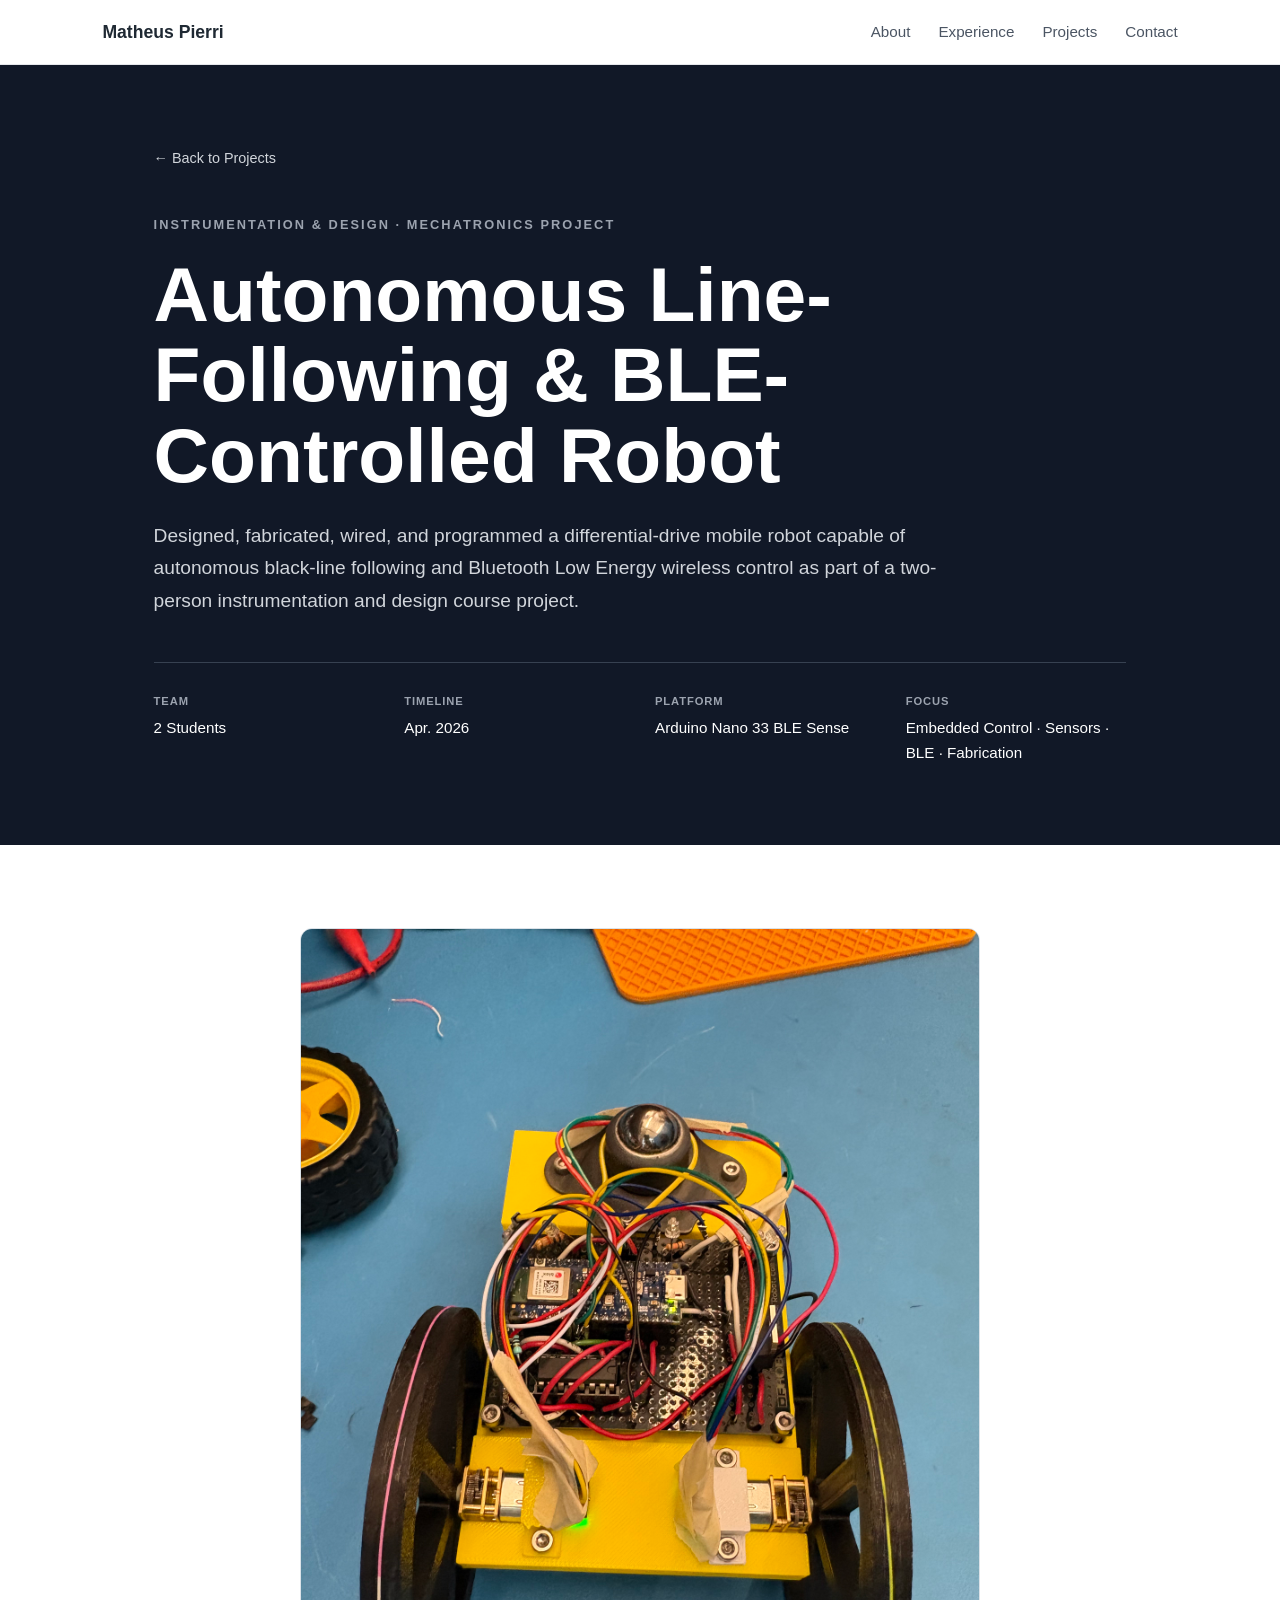
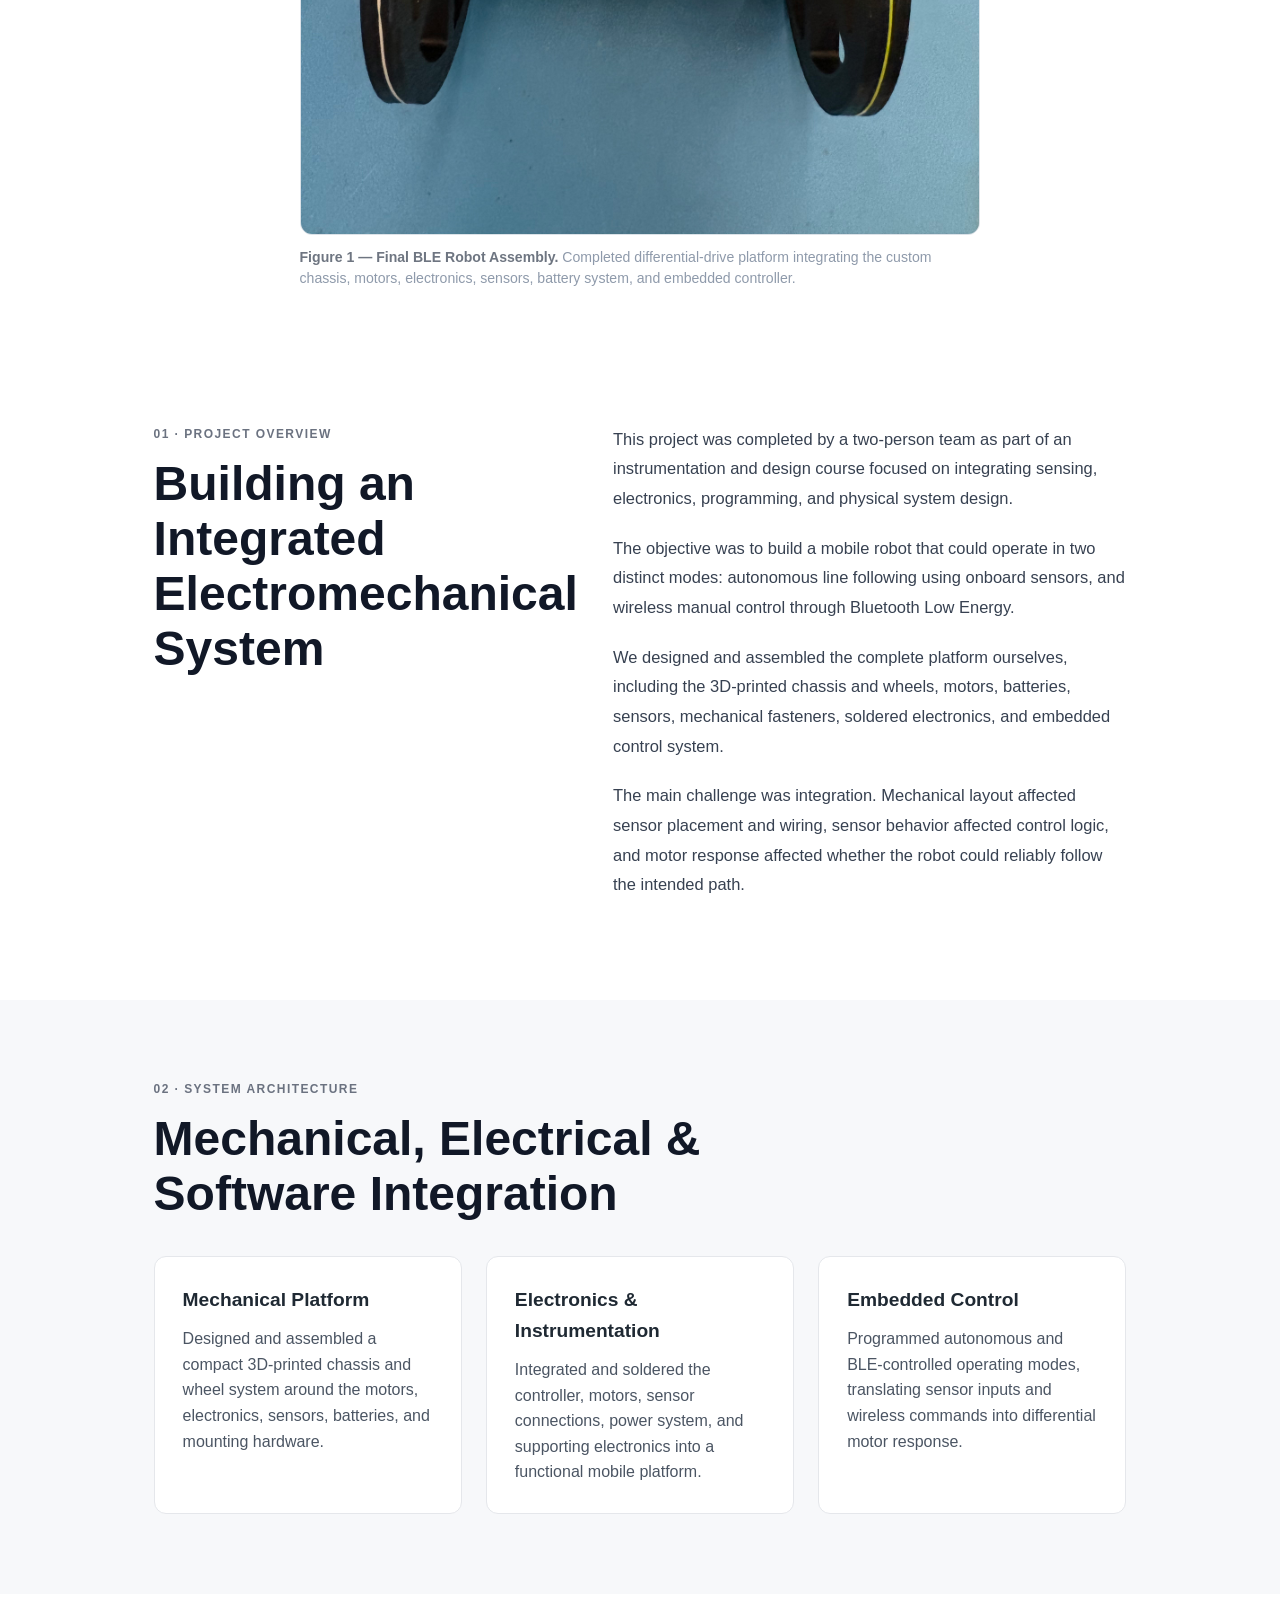
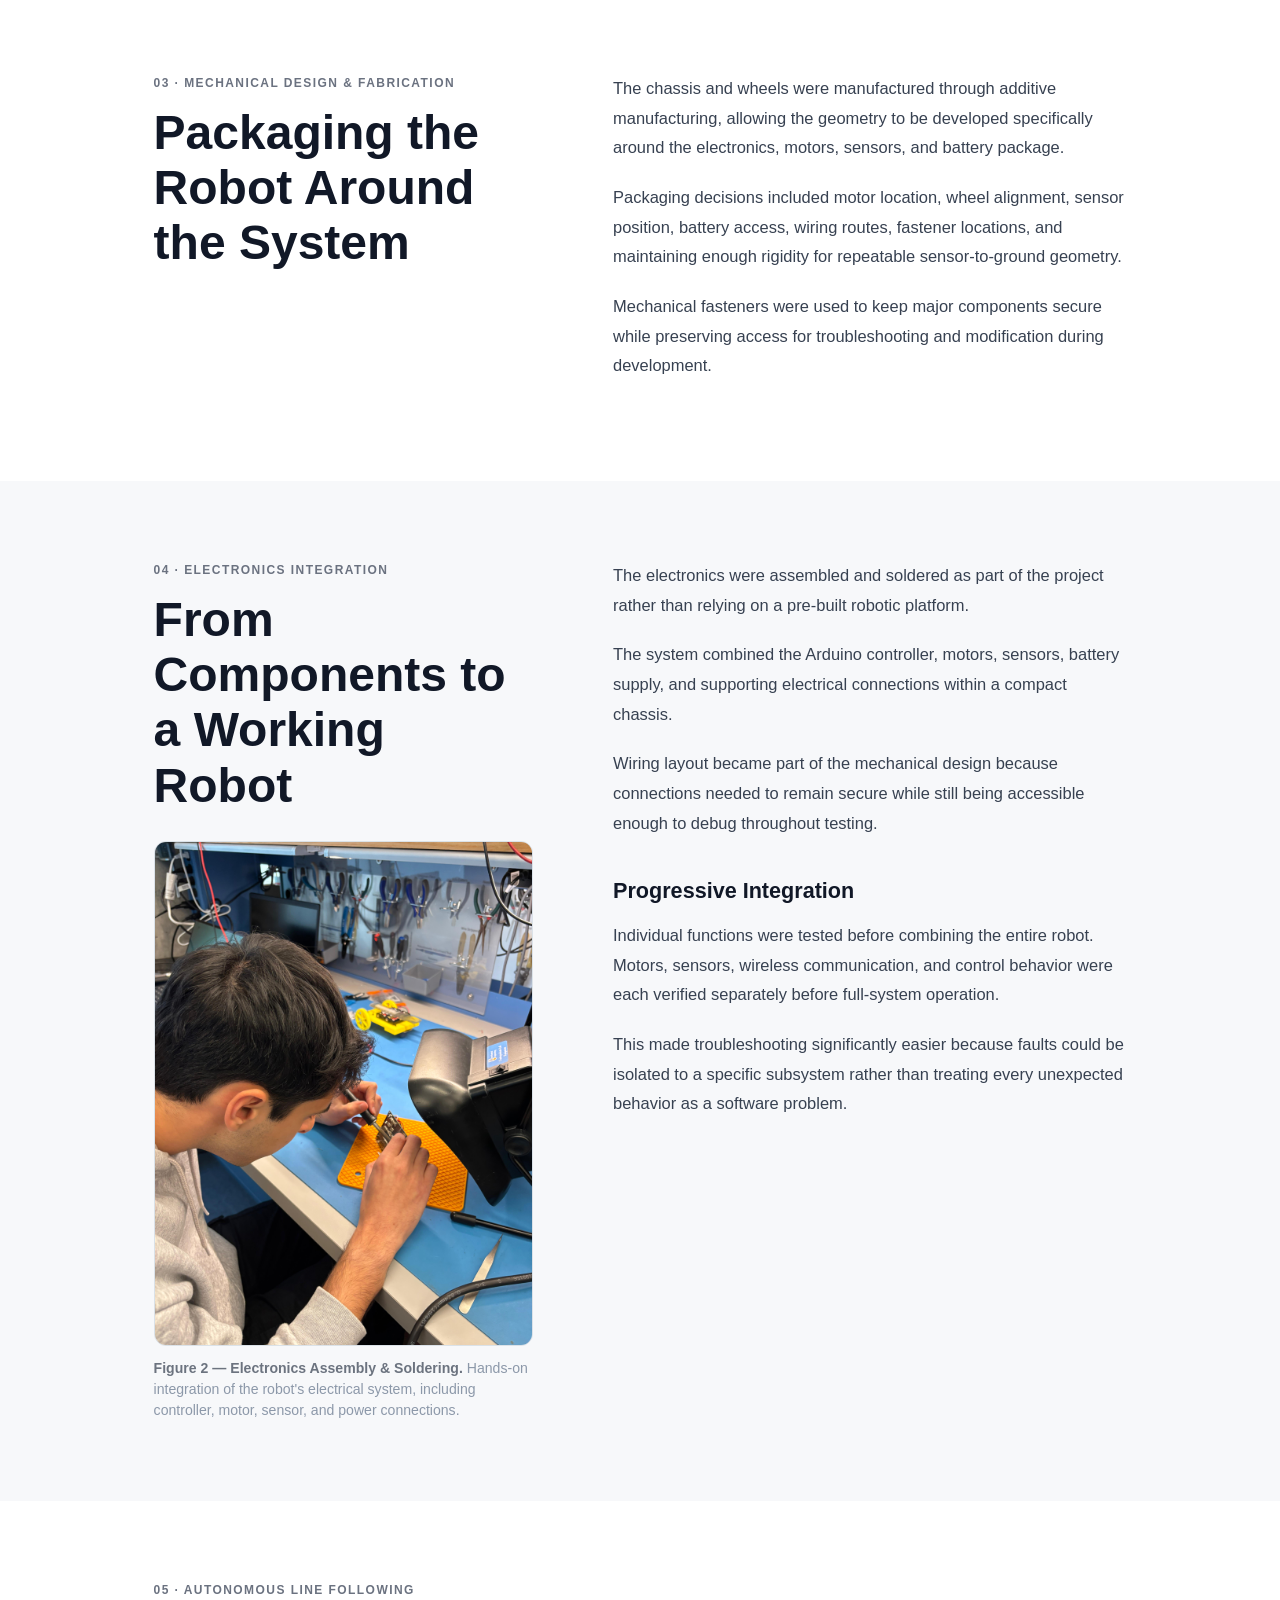
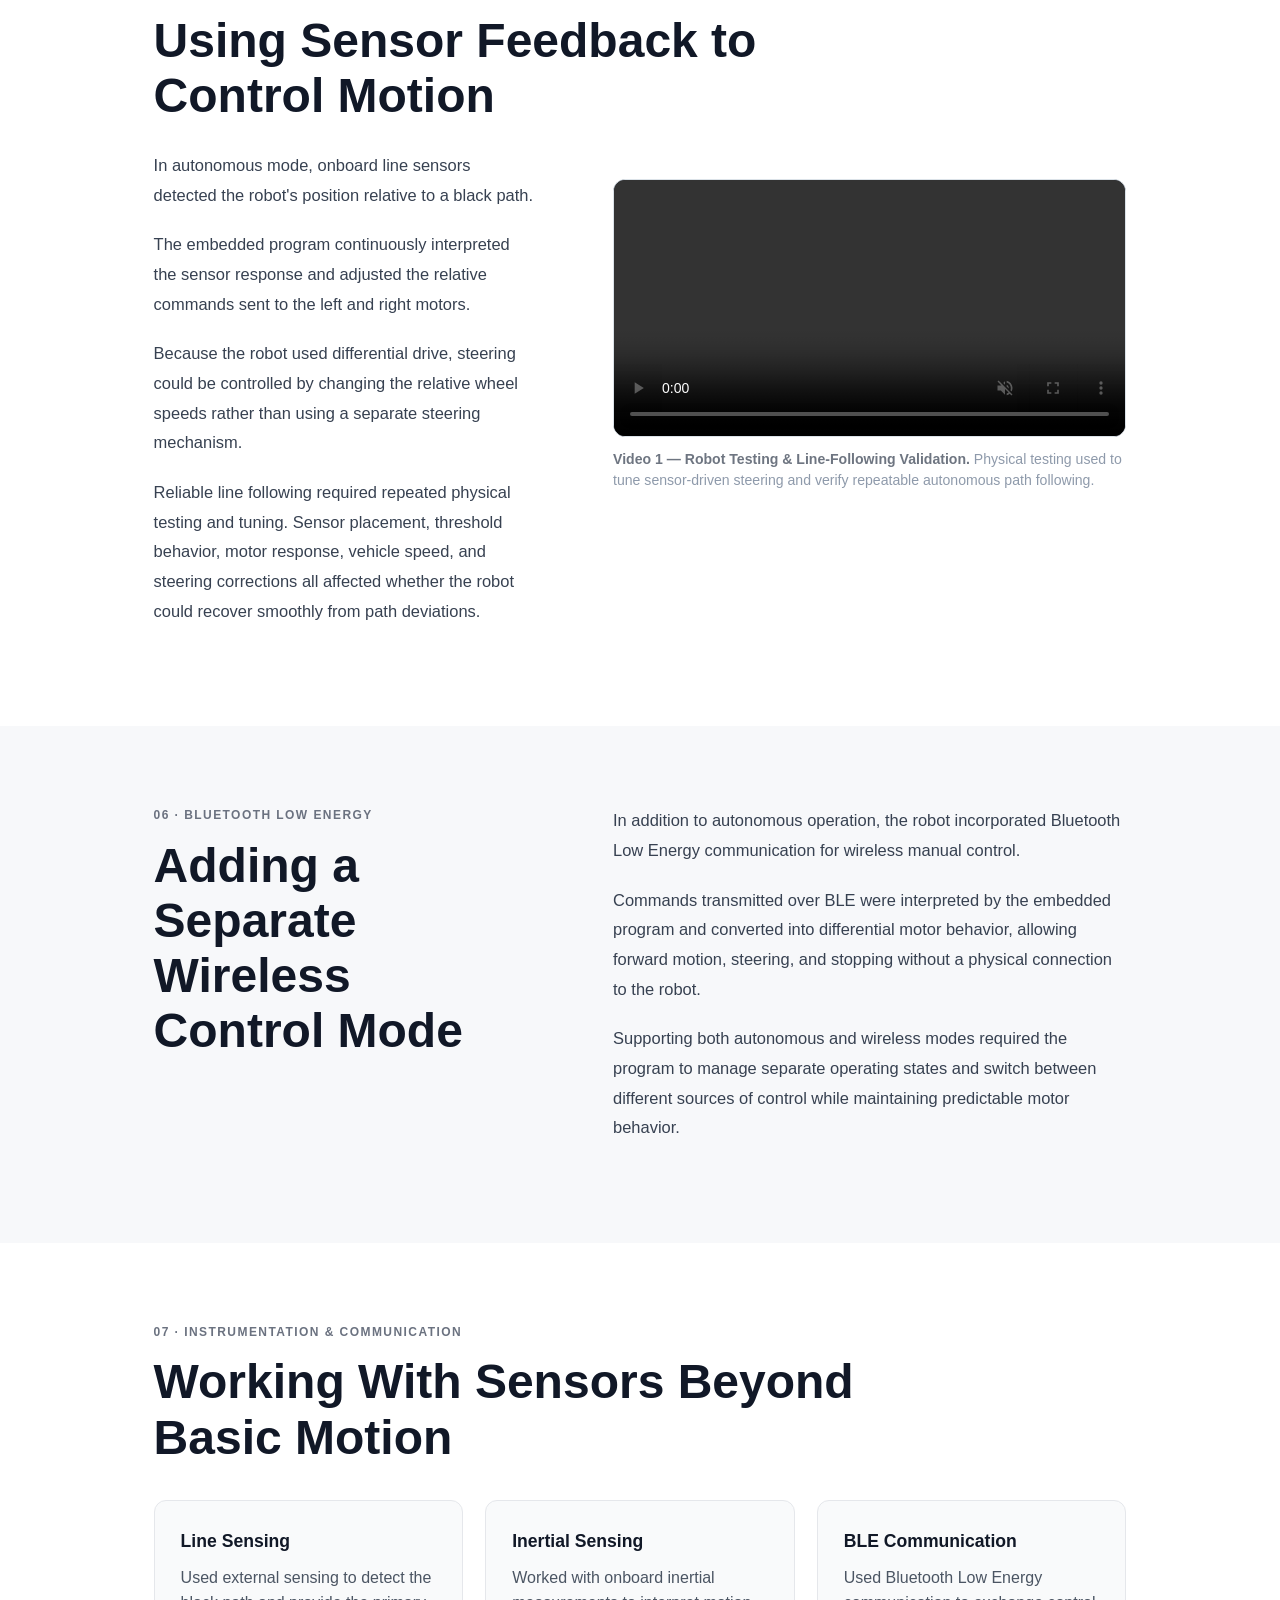
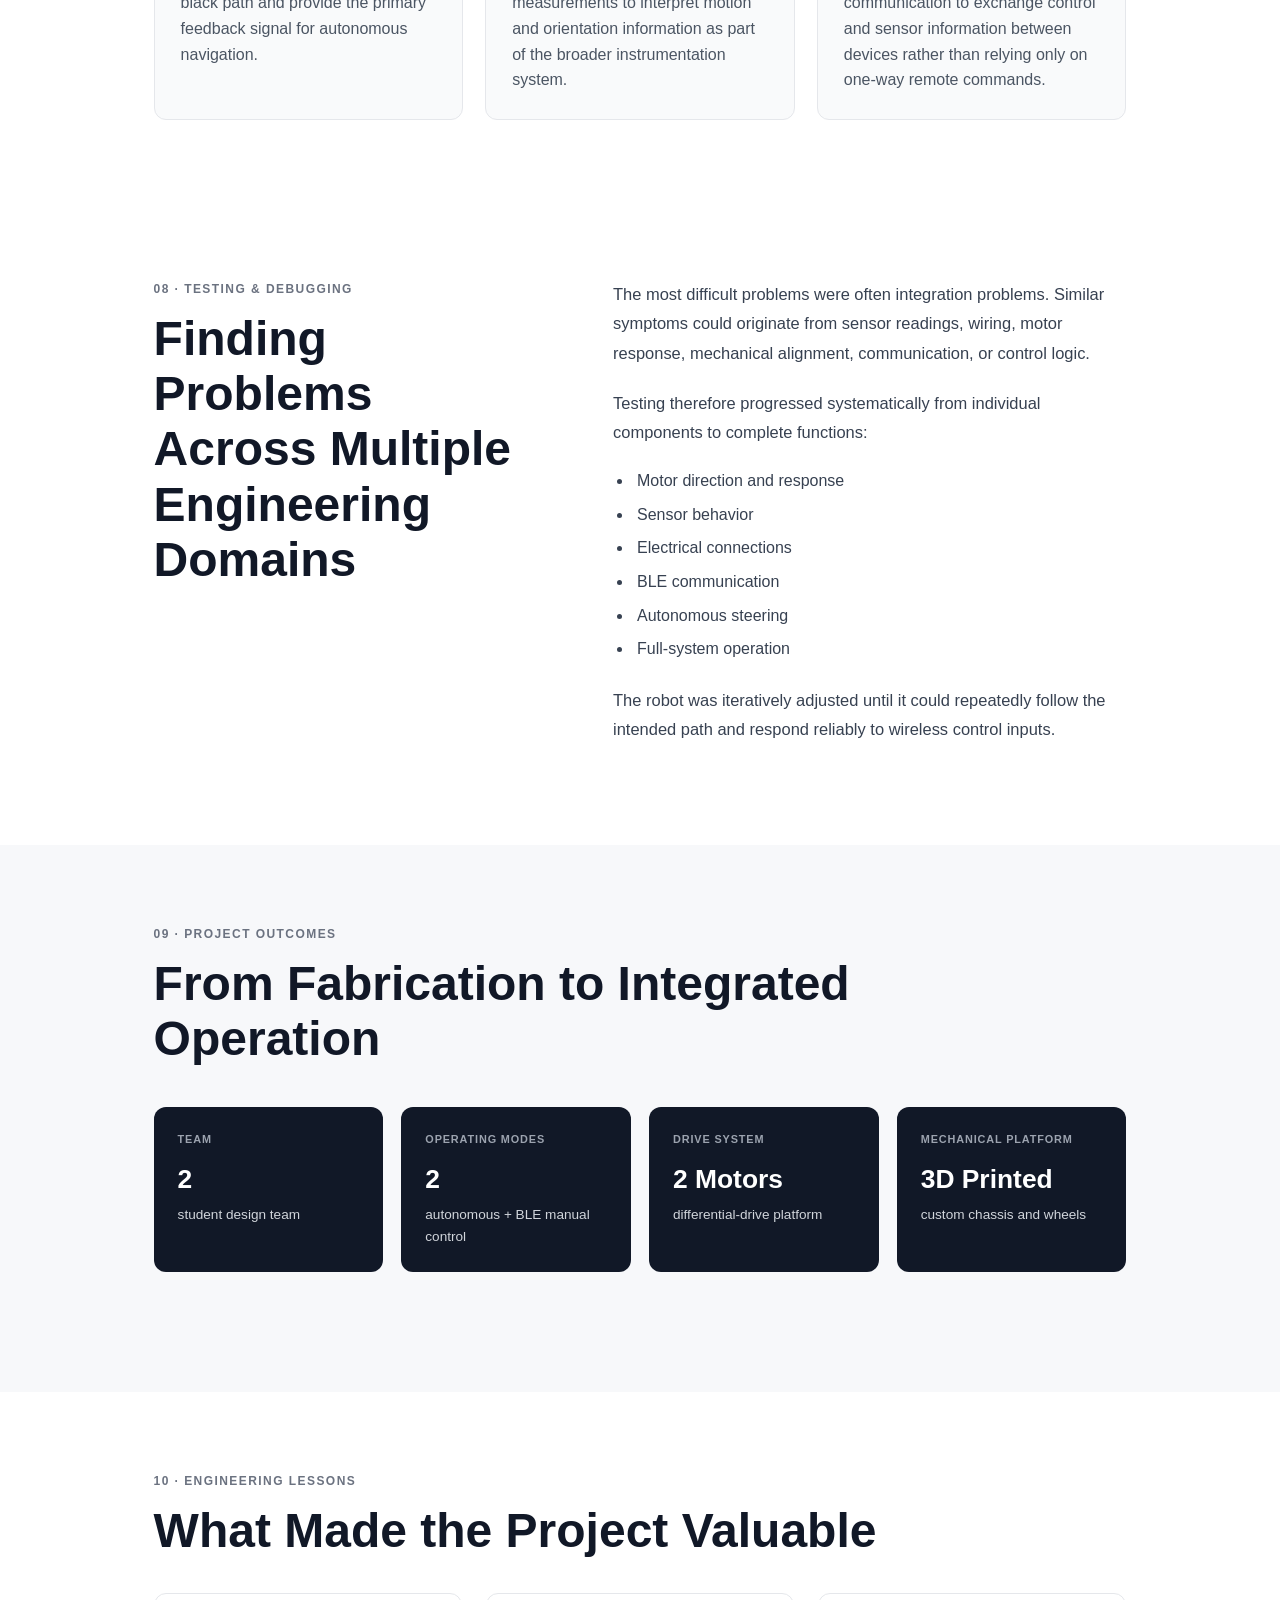
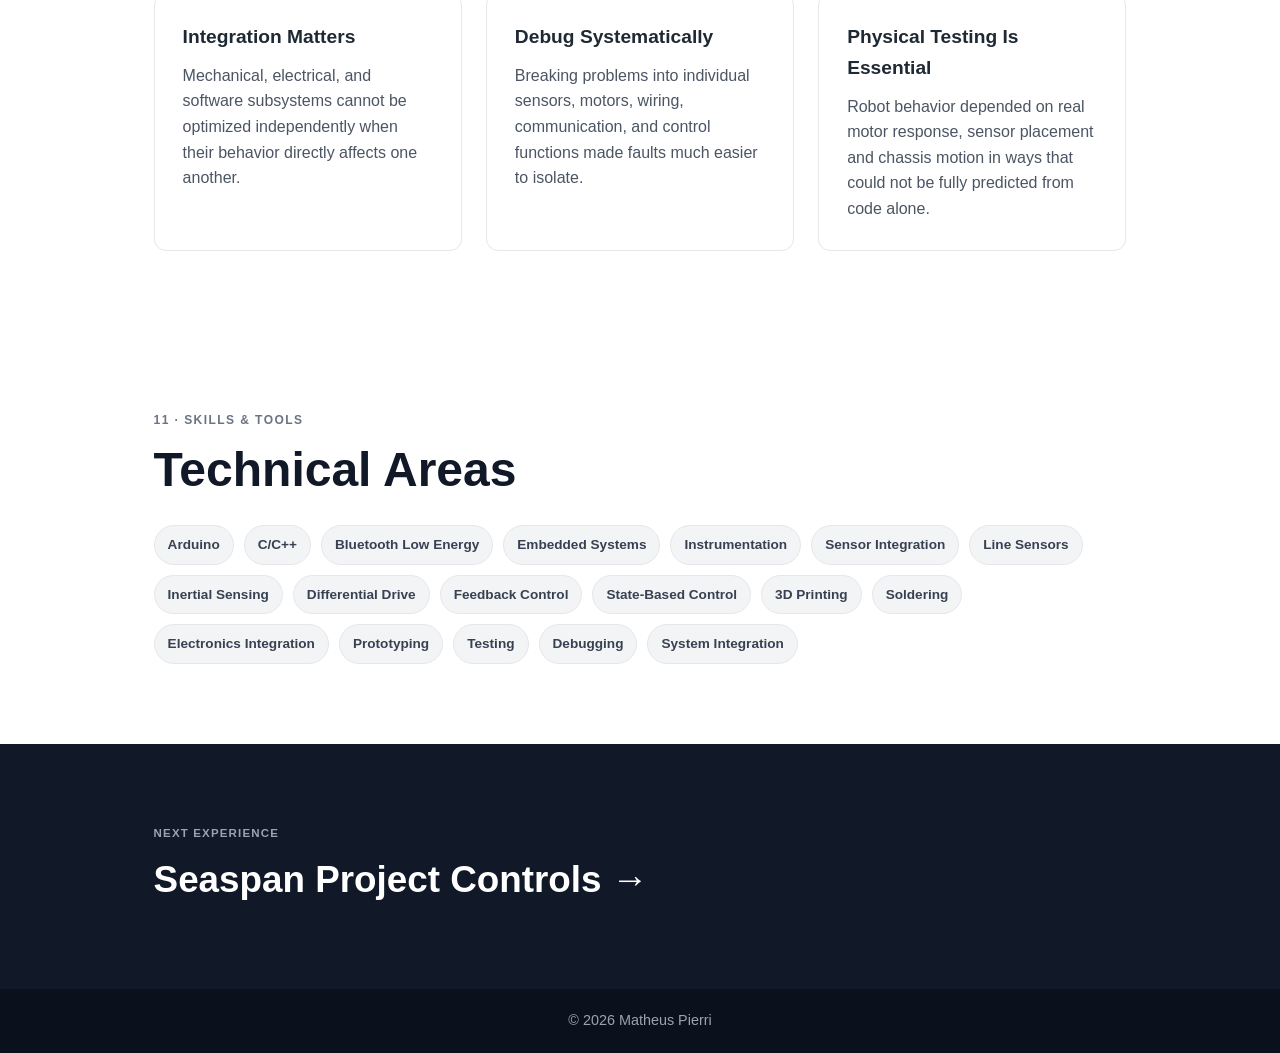
<file: projects/robot.html>
<!DOCTYPE html>
<html lang="en">

<head>
    <meta charset="UTF-8">
    <meta name="viewport" content="width=device-width, initial-scale=1.0">

    <title>Autonomous BLE Robot | Matheus Pierri</title>

    <link rel="stylesheet" href="../style.css">
</head>


<body>

    <!-- Navigation -->
    <nav>
        <a href="../index.html">Matheus Pierri</a>

        <div>
            <a href="../index.html#about">About</a>
            <a href="../index.html#experience">Experience</a>
            <a href="../index.html#projects">Projects</a>
            <a href="../index.html#contact">Contact</a>
        </div>
    </nav>


    <main class="project-page">


        <!-- =====================================================
             HERO
             ===================================================== -->

        <section class="project-hero">

            <a class="back-link" href="../index.html#projects">
                ← Back to Projects
            </a>

            <p class="eyebrow">
                Instrumentation & Design · Mechatronics Project
            </p>

            <h1>Autonomous Line-Following & BLE-Controlled Robot</h1>

            <p class="project-intro">
                Designed, fabricated, wired, and programmed a differential-drive
                mobile robot capable of autonomous black-line following and
                Bluetooth Low Energy wireless control as part of a two-person
                instrumentation and design course project.
            </p>


            <div class="project-meta">

                <div>
                    <span>Team</span>
                    <strong>2 Students</strong>
                </div>

                <div>
                    <span>Timeline</span>
                    <strong>Apr. 2026</strong>
                </div>

                <div>
                    <span>Platform</span>
                    <strong>Arduino Nano 33 BLE Sense</strong>
                </div>

                <div>
                    <span>Focus</span>
                    <strong>Embedded Control · Sensors · BLE · Fabrication</strong>
                </div>

            </div>

        </section>


        <!-- =====================================================
             HERO IMAGE
             ===================================================== -->

        <section class="project-content-section robot-hero-media">

            <figure class="project-figure project-figure-wide">

                <img
                    src="../images/robot/ble-robot-final-assembly.png"
                    alt="Final assembled line-following and BLE-controlled mobile robot">

                <figcaption>
                    <strong>Figure 1 — Final BLE Robot Assembly.</strong>
                    Completed differential-drive platform integrating the custom
                    chassis, motors, electronics, sensors, battery system, and
                    embedded controller.
                </figcaption>

            </figure>

        </section>


        <!-- =====================================================
             01 OVERVIEW
             ===================================================== -->

        <section class="project-content-section project-two-column">

            <div>

                <p class="section-label">01 · Project Overview</p>

                <h2>Building an Integrated Electromechanical System</h2>

            </div>


            <div class="project-body-text">

                <p>
                    This project was completed by a two-person team as part of an
                    instrumentation and design course focused on integrating sensing,
                    electronics, programming, and physical system design.
                </p>

                <p>
                    The objective was to build a mobile robot that could operate in
                    two distinct modes: autonomous line following using onboard
                    sensors, and wireless manual control through Bluetooth Low Energy.
                </p>

                <p>
                    We designed and assembled the complete platform ourselves,
                    including the 3D-printed chassis and wheels, motors, batteries,
                    sensors, mechanical fasteners, soldered electronics, and embedded
                    control system.
                </p>

                <p>
                    The main challenge was integration. Mechanical layout affected
                    sensor placement and wiring, sensor behavior affected control
                    logic, and motor response affected whether the robot could
                    reliably follow the intended path.
                </p>

            </div>

        </section>


        <!-- =====================================================
             02 SYSTEM ARCHITECTURE
             ===================================================== -->

        <section class="project-content-section project-highlight-section">

            <p class="section-label">02 · System Architecture</p>

            <h2>Mechanical, Electrical & Software Integration</h2>


            <div class="project-three-column">

                <article>

                    <h3>Mechanical Platform</h3>

                    <p>
                        Designed and assembled a compact 3D-printed chassis and
                        wheel system around the motors, electronics, sensors,
                        batteries, and mounting hardware.
                    </p>

                </article>


                <article>

                    <h3>Electronics & Instrumentation</h3>

                    <p>
                        Integrated and soldered the controller, motors, sensor
                        connections, power system, and supporting electronics into
                        a functional mobile platform.
                    </p>

                </article>


                <article>

                    <h3>Embedded Control</h3>

                    <p>
                        Programmed autonomous and BLE-controlled operating modes,
                        translating sensor inputs and wireless commands into
                        differential motor response.
                    </p>

                </article>

            </div>

        </section>


        <!-- =====================================================
             03 MECHANICAL DESIGN
             ===================================================== -->

        <section class="project-content-section project-two-column">

            <div>

                <p class="section-label">03 · Mechanical Design & Fabrication</p>

                <h2>Packaging the Robot Around the System</h2>

            </div>


            <div class="project-body-text">

                <p>
                    The chassis and wheels were manufactured through additive
                    manufacturing, allowing the geometry to be developed specifically
                    around the electronics, motors, sensors, and battery package.
                </p>

                <p>
                    Packaging decisions included motor location, wheel alignment,
                    sensor position, battery access, wiring routes, fastener
                    locations, and maintaining enough rigidity for repeatable
                    sensor-to-ground geometry.
                </p>

                <p>
                    Mechanical fasteners were used to keep major components secure
                    while preserving access for troubleshooting and modification
                    during development.
                </p>

            </div>

        </section>


        <!-- =====================================================
             04 ELECTRONICS
             ===================================================== -->

        <section class="project-content-section project-highlight-section">

            <div class="project-two-column">

                <div>

                    <p class="section-label">04 · Electronics Integration</p>

                    <h2>From Components to a Working Robot</h2>


                    <figure class="project-figure">

                        <img
                            src="../images/robot/ble-robot-soldering-assembly.png"
                            alt="Soldering and assembling electronics for the BLE mobile robot">

                        <figcaption>
                            <strong>Figure 2 — Electronics Assembly & Soldering.</strong>
                            Hands-on integration of the robot's electrical system,
                            including controller, motor, sensor, and power connections.
                        </figcaption>

                    </figure>

                </div>


                <div class="project-body-text">

                    <p>
                        The electronics were assembled and soldered as part of the
                        project rather than relying on a pre-built robotic platform.
                    </p>

                    <p>
                        The system combined the Arduino controller, motors, sensors,
                        battery supply, and supporting electrical connections within
                        a compact chassis.
                    </p>

                    <p>
                        Wiring layout became part of the mechanical design because
                        connections needed to remain secure while still being
                        accessible enough to debug throughout testing.
                    </p>


                    <h3>Progressive Integration</h3>

                    <p>
                        Individual functions were tested before combining the entire
                        robot. Motors, sensors, wireless communication, and control
                        behavior were each verified separately before full-system
                        operation.
                    </p>

                    <p>
                        This made troubleshooting significantly easier because faults
                        could be isolated to a specific subsystem rather than treating
                        every unexpected behavior as a software problem.
                    </p>

                </div>

            </div>

        </section>


        <!-- =====================================================
             05 AUTONOMOUS LINE FOLLOWING
             ===================================================== -->

        <section class="project-content-section">

            <p class="section-label">05 · Autonomous Line Following</p>

            <h2>Using Sensor Feedback to Control Motion</h2>


            <div class="project-two-column">

                <div class="project-body-text">

                    <p>
                        In autonomous mode, onboard line sensors detected the robot's
                        position relative to a black path.
                    </p>

                    <p>
                        The embedded program continuously interpreted the sensor
                        response and adjusted the relative commands sent to the left
                        and right motors.
                    </p>

                    <p>
                        Because the robot used differential drive, steering could be
                        controlled by changing the relative wheel speeds rather than
                        using a separate steering mechanism.
                    </p>

                    <p>
                        Reliable line following required repeated physical testing and
                        tuning. Sensor placement, threshold behavior, motor response,
                        vehicle speed, and steering corrections all affected whether
                        the robot could recover smoothly from path deviations.
                    </p>

                </div>


                <figure class="project-figure">

                    <video
                        controls
                        muted
                        loop
                        playsinline
                        preload="metadata">

                        <source
                            src="../images/robot/ble-robot-testing.mp4"
                            type="video/mp4">

                        Your browser does not support embedded video.

                    </video>

                    <figcaption>
                        <strong>Video 1 — Robot Testing & Line-Following Validation.</strong>
                        Physical testing used to tune sensor-driven steering and
                        verify repeatable autonomous path following.
                    </figcaption>

                </figure>

            </div>

        </section>


        <!-- =====================================================
             06 BLE CONTROL
             ===================================================== -->

        <section class="project-content-section project-highlight-section">

            <div class="project-two-column">

                <div>

                    <p class="section-label">06 · Bluetooth Low Energy</p>

                    <h2>Adding a Separate Wireless Control Mode</h2>

                </div>


                <div class="project-body-text">

                    <p>
                        In addition to autonomous operation, the robot incorporated
                        Bluetooth Low Energy communication for wireless manual control.
                    </p>

                    <p>
                        Commands transmitted over BLE were interpreted by the embedded
                        program and converted into differential motor behavior,
                        allowing forward motion, steering, and stopping without a
                        physical connection to the robot.
                    </p>

                    <p>
                        Supporting both autonomous and wireless modes required the
                        program to manage separate operating states and switch between
                        different sources of control while maintaining predictable
                        motor behavior.
                    </p>

                </div>

            </div>

        </section>


        <!-- =====================================================
             07 SENSOR & COMMUNICATION DEVELOPMENT
             ===================================================== -->

        <section class="project-content-section">

            <p class="section-label">07 · Instrumentation & Communication</p>

            <h2>Working With Sensors Beyond Basic Motion</h2>


            <div class="project-feature-grid">

                <article>

                    <h3>Line Sensing</h3>

                    <p>
                        Used external sensing to detect the black path and provide
                        the primary feedback signal for autonomous navigation.
                    </p>

                </article>


                <article>

                    <h3>Inertial Sensing</h3>

                    <p>
                        Worked with onboard inertial measurements to interpret motion
                        and orientation information as part of the broader
                        instrumentation system.
                    </p>

                </article>


                <article>

                    <h3>BLE Communication</h3>

                    <p>
                        Used Bluetooth Low Energy communication to exchange control
                        and sensor information between devices rather than relying
                        only on one-way remote commands.
                    </p>

                </article>

            </div>

        </section>


        <!-- =====================================================
             08 TESTING
             ===================================================== -->

        <section class="project-content-section project-two-column">

            <div>

                <p class="section-label">08 · Testing & Debugging</p>

                <h2>Finding Problems Across Multiple Engineering Domains</h2>

            </div>


            <div class="project-body-text">

                <p>
                    The most difficult problems were often integration problems.
                    Similar symptoms could originate from sensor readings, wiring,
                    motor response, mechanical alignment, communication, or control
                    logic.
                </p>

                <p>
                    Testing therefore progressed systematically from individual
                    components to complete functions:
                </p>

                <ul class="project-list">
                    <li>Motor direction and response</li>
                    <li>Sensor behavior</li>
                    <li>Electrical connections</li>
                    <li>BLE communication</li>
                    <li>Autonomous steering</li>
                    <li>Full-system operation</li>
                </ul>

                <p>
                    The robot was iteratively adjusted until it could repeatedly
                    follow the intended path and respond reliably to wireless
                    control inputs.
                </p>

            </div>

        </section>


        <!-- =====================================================
             09 OUTCOMES
             ===================================================== -->

        <section class="project-content-section project-highlight-section">

            <p class="section-label">09 · Project Outcomes</p>

            <h2>From Fabrication to Integrated Operation</h2>


            <div class="analysis-metric-grid">

                <article>
                    <span>Team</span>
                    <strong>2</strong>
                    <p>student design team</p>
                </article>

                <article>
                    <span>Operating Modes</span>
                    <strong>2</strong>
                    <p>autonomous + BLE manual control</p>
                </article>

                <article>
                    <span>Drive System</span>
                    <strong>2 Motors</strong>
                    <p>differential-drive platform</p>
                </article>

                <article>
                    <span>Mechanical Platform</span>
                    <strong>3D Printed</strong>
                    <p>custom chassis and wheels</p>
                </article>

            </div>

        </section>


        <!-- =====================================================
             10 LESSONS
             ===================================================== -->

        <section class="project-content-section">

            <p class="section-label">10 · Engineering Lessons</p>

            <h2>What Made the Project Valuable</h2>


            <div class="project-three-column">

                <article>

                    <h3>Integration Matters</h3>

                    <p>
                        Mechanical, electrical, and software subsystems cannot be
                        optimized independently when their behavior directly affects
                        one another.
                    </p>

                </article>


                <article>

                    <h3>Debug Systematically</h3>

                    <p>
                        Breaking problems into individual sensors, motors, wiring,
                        communication, and control functions made faults much easier
                        to isolate.
                    </p>

                </article>


                <article>

                    <h3>Physical Testing Is Essential</h3>

                    <p>
                        Robot behavior depended on real motor response, sensor
                        placement and chassis motion in ways that could not be fully
                        predicted from code alone.
                    </p>

                </article>

            </div>

        </section>


        <!-- =====================================================
             SKILLS
             ===================================================== -->

        <section class="project-content-section">

            <p class="section-label">11 · Skills & Tools</p>

            <h2>Technical Areas</h2>


            <div class="skill-tags">

                <span>Arduino</span>
                <span>C/C++</span>
                <span>Bluetooth Low Energy</span>
                <span>Embedded Systems</span>

                <span>Instrumentation</span>
                <span>Sensor Integration</span>
                <span>Line Sensors</span>
                <span>Inertial Sensing</span>

                <span>Differential Drive</span>
                <span>Feedback Control</span>
                <span>State-Based Control</span>

                <span>3D Printing</span>
                <span>Soldering</span>
                <span>Electronics Integration</span>

                <span>Prototyping</span>
                <span>Testing</span>
                <span>Debugging</span>
                <span>System Integration</span>

            </div>

        </section>


        <!-- =====================================================
             NEXT
             ===================================================== -->

        <section class="project-next">

            <p>Next Experience</p>

            <a href="seaspan.html">
                Seaspan Project Controls →
            </a>

        </section>


    </main>


    <footer>
        <p>© 2026 Matheus Pierri</p>
    </footer>

</body>

</html>
</file>
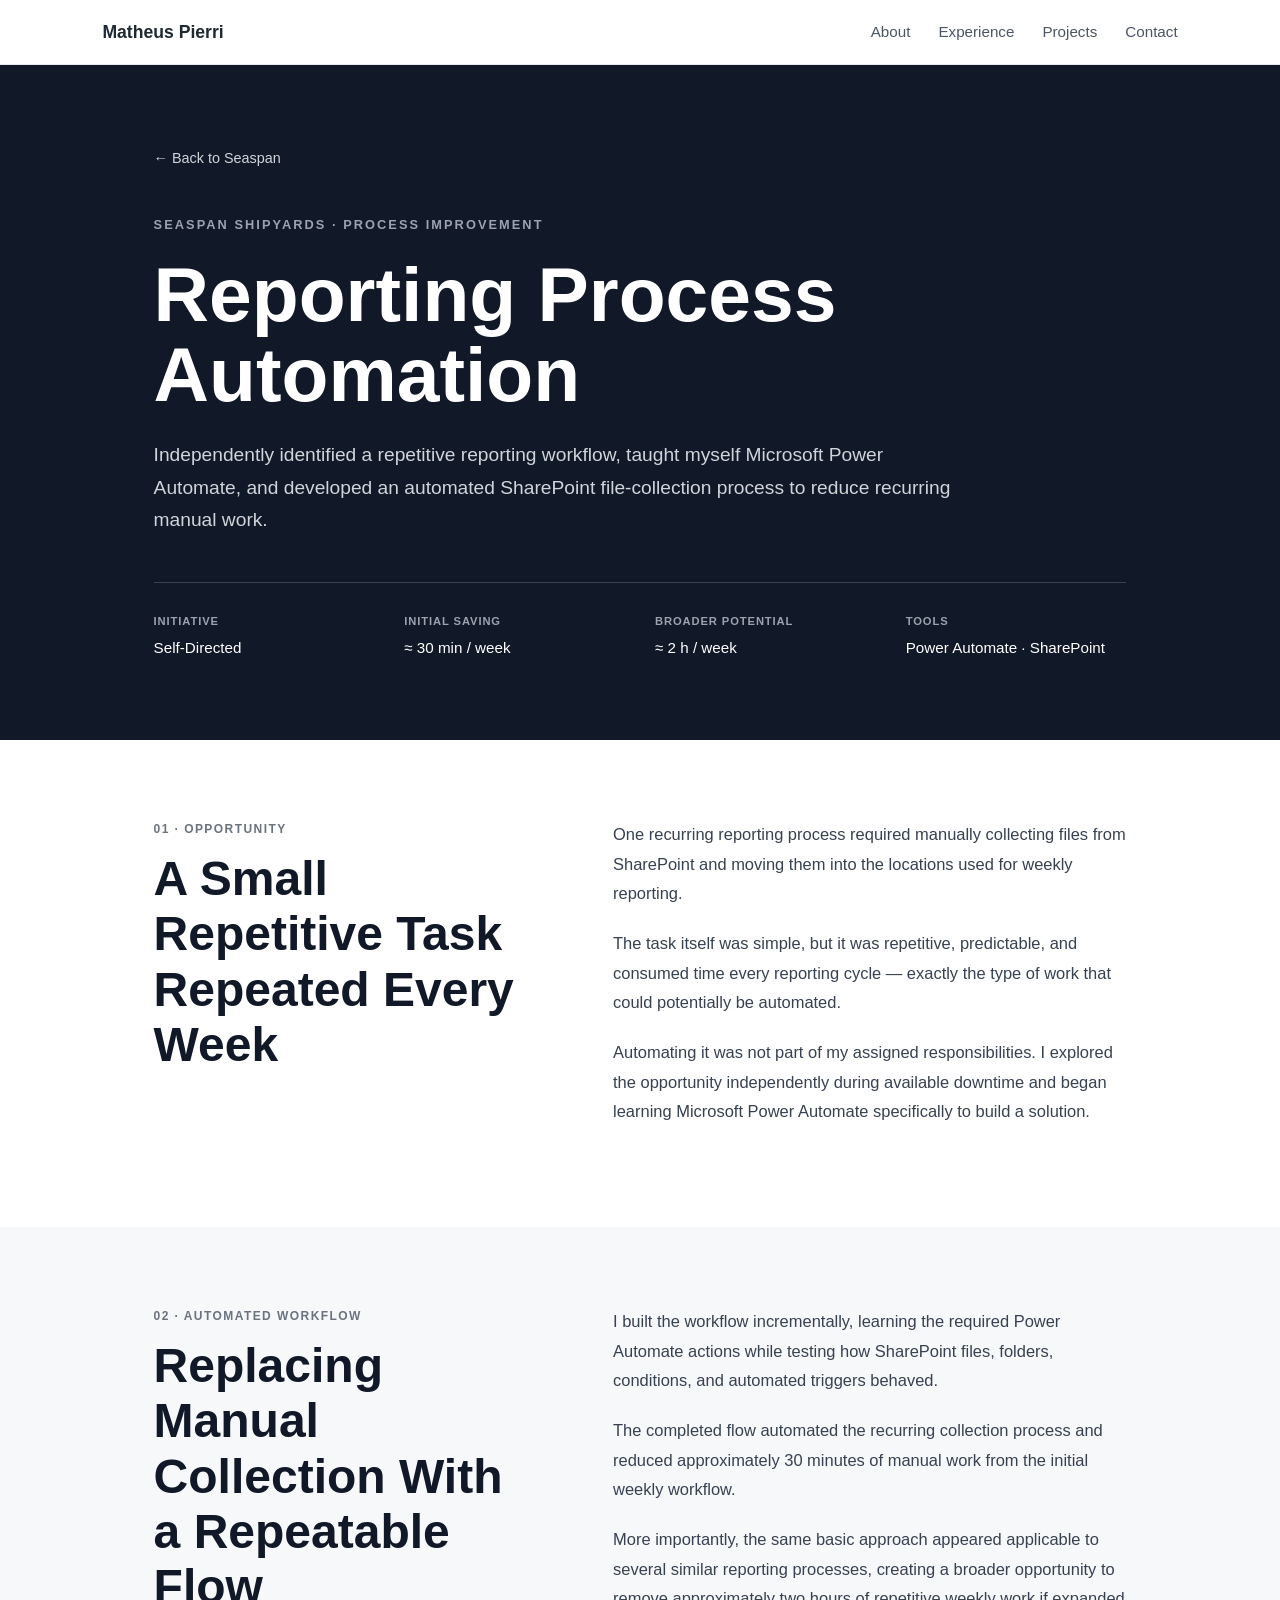
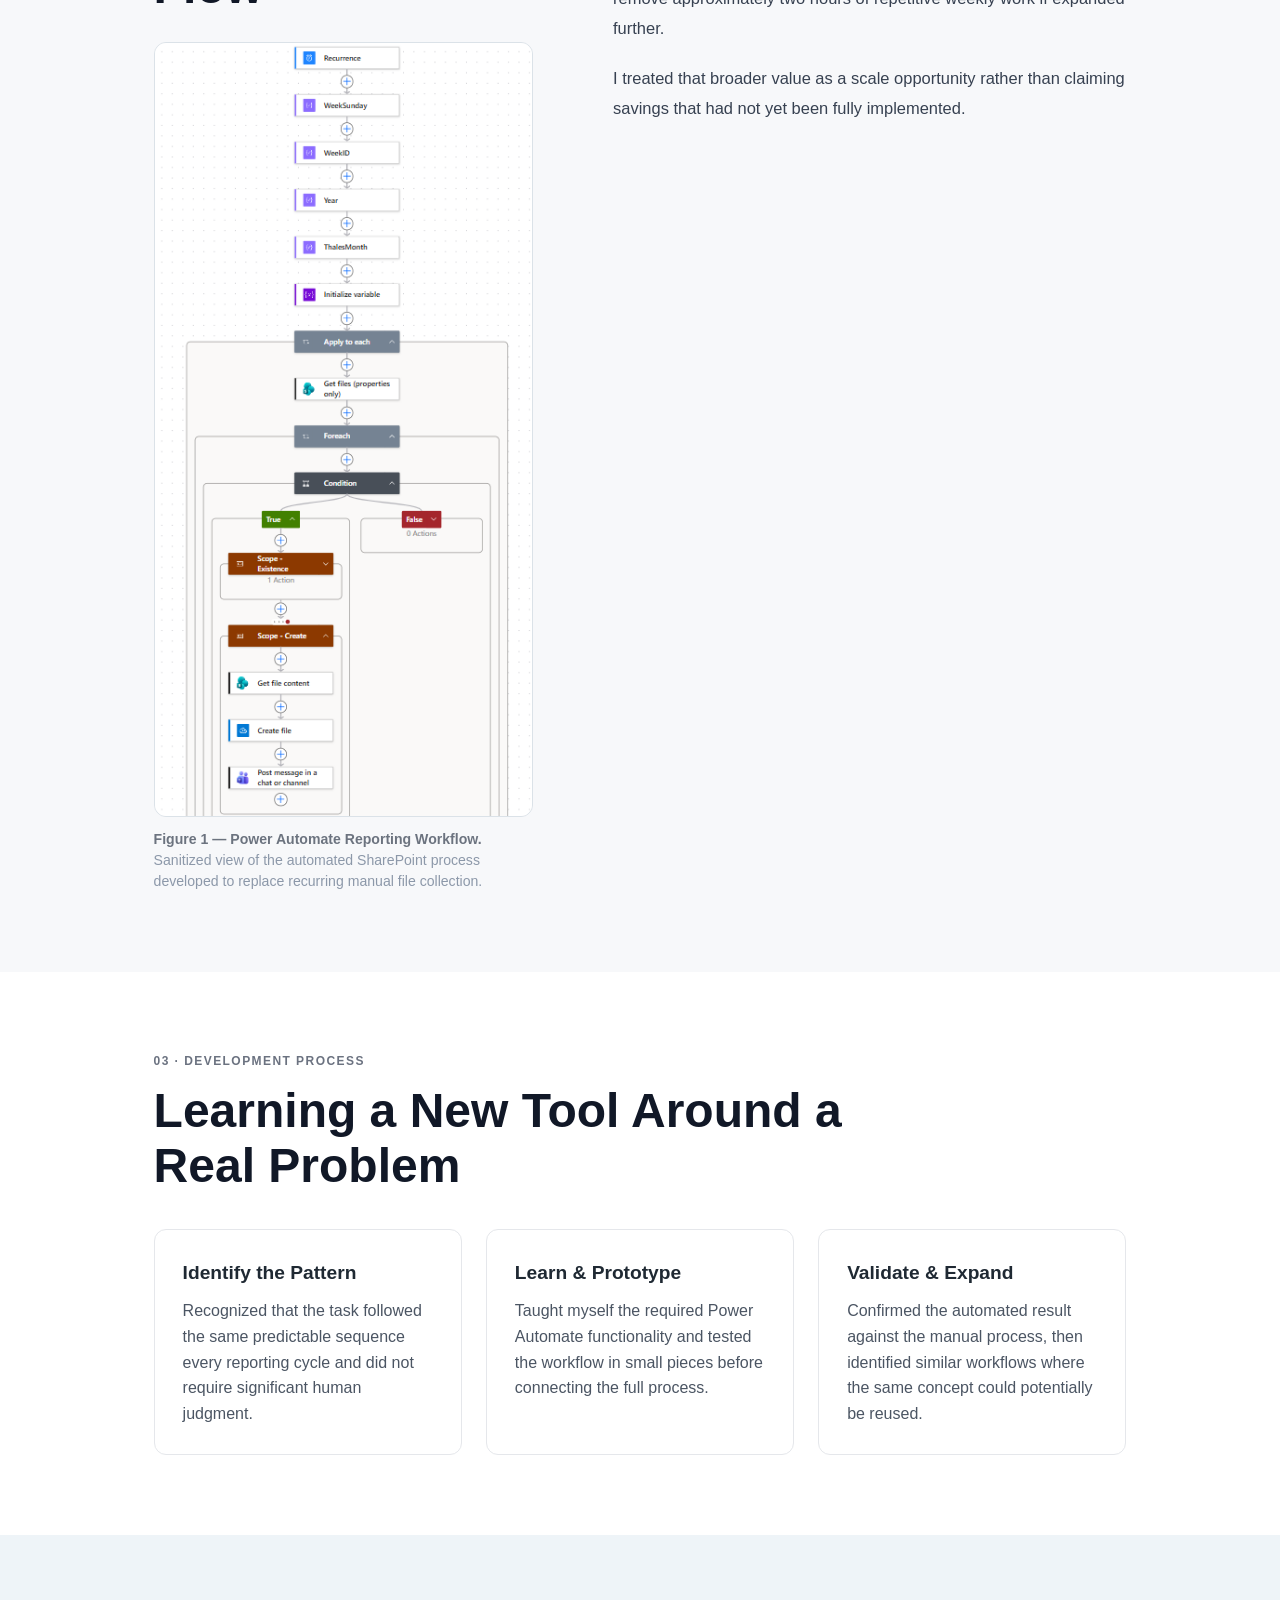
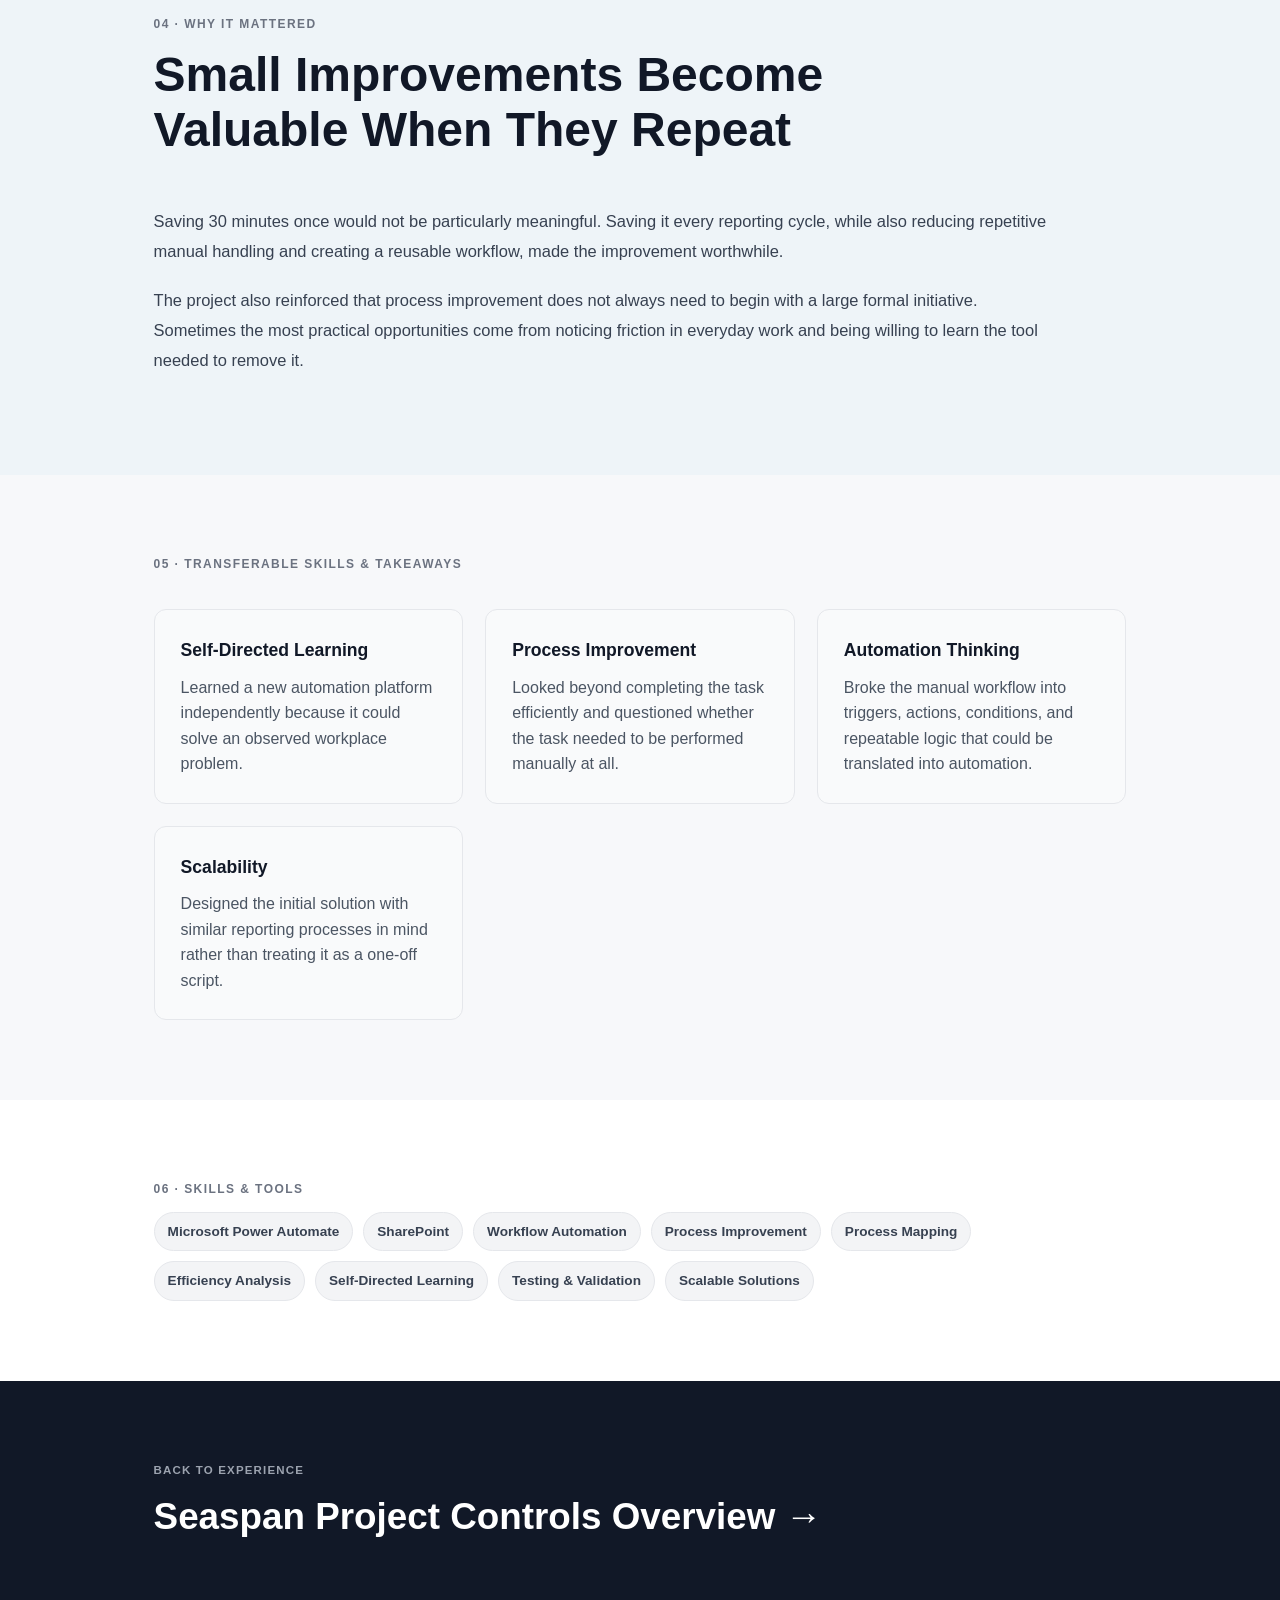
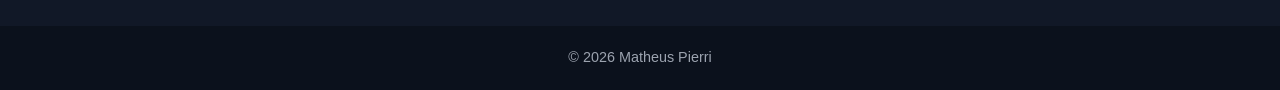
<file: projects/seaspan-automation.html>
<!DOCTYPE html>
<html lang="en">

<head>
    <meta charset="UTF-8">
    <meta name="viewport" content="width=device-width, initial-scale=1.0">

    <title>Process Automation | Matheus Pierri</title>

    <link rel="stylesheet" href="../style.css">
</head>


<body>

    <!-- Navigation -->
    <nav>
        <a href="../index.html">Matheus Pierri</a>

        <div>
            <a href="../index.html#about">About</a>
            <a href="../index.html#experience">Experience</a>
            <a href="../index.html#projects">Projects</a>
            <a href="../index.html#contact">Contact</a>
        </div>
    </nav>


    <main class="project-page">


        <!-- =====================================================
             HERO
             ===================================================== -->

        <section class="project-hero">

            <a class="back-link" href="seaspan.html">
                ← Back to Seaspan
            </a>

            <p class="eyebrow">
                Seaspan Shipyards · Process Improvement
            </p>

            <h1>Reporting Process Automation</h1>

            <p class="project-intro">
                Independently identified a repetitive reporting workflow, taught
                myself Microsoft Power Automate, and developed an automated
                SharePoint file-collection process to reduce recurring manual work.
            </p>


            <div class="project-meta">

                <div>
                    <span>Initiative</span>
                    <strong>Self-Directed</strong>
                </div>

                <div>
                    <span>Initial Saving</span>
                    <strong>≈ 30 min / week</strong>
                </div>

                <div>
                    <span>Broader Potential</span>
                    <strong>≈ 2 h / week</strong>
                </div>

                <div>
                    <span>Tools</span>
                    <strong>Power Automate · SharePoint</strong>
                </div>

            </div>

        </section>


        <!-- =====================================================
             01 OPPORTUNITY
             ===================================================== -->

        <section class="project-content-section project-two-column">

            <div>

                <p class="section-label">01 · Opportunity</p>

                <h2>A Small Repetitive Task Repeated Every Week</h2>

            </div>


            <div class="project-body-text">

                <p>
                    One recurring reporting process required manually collecting
                    files from SharePoint and moving them into the locations used
                    for weekly reporting.
                </p>

                <p>
                    The task itself was simple, but it was repetitive, predictable,
                    and consumed time every reporting cycle — exactly the type of work
                    that could potentially be automated.
                </p>

                <p>
                    Automating it was not part of my assigned responsibilities.
                    I explored the opportunity independently during available downtime
                    and began learning Microsoft Power Automate specifically to build
                    a solution.
                </p>

            </div>

        </section>


        <!-- =====================================================
             02 FLOW
             ===================================================== -->

        <section class="project-content-section project-highlight-section">

            <div class="project-two-column">

                <div>

                    <p class="section-label">02 · Automated Workflow</p>

                    <h2>Replacing Manual Collection With a Repeatable Flow</h2>


                    <figure class="project-figure">

                        <img
                            src="../images/seaspan/power-automate-flow.png"
                            alt="Microsoft Power Automate workflow developed to automate recurring SharePoint file collection">

                        <figcaption>
                            <strong>Figure 1 — Power Automate Reporting Workflow.</strong>
                            Sanitized view of the automated SharePoint process developed
                            to replace recurring manual file collection.
                        </figcaption>

                    </figure>

                </div>


                <div class="project-body-text">

                    <p>
                        I built the workflow incrementally, learning the required
                        Power Automate actions while testing how SharePoint files,
                        folders, conditions, and automated triggers behaved.
                    </p>

                    <p>
                        The completed flow automated the recurring collection process
                        and reduced approximately 30 minutes of manual work from the
                        initial weekly workflow.
                    </p>

                    <p>
                        More importantly, the same basic approach appeared applicable
                        to several similar reporting processes, creating a broader
                        opportunity to remove approximately two hours of repetitive
                        weekly work if expanded further.
                    </p>

                    <p>
                        I treated that broader value as a scale opportunity rather than
                        claiming savings that had not yet been fully implemented.
                    </p>

                </div>

            </div>

        </section>


        <!-- =====================================================
             03 DEVELOPMENT PROCESS
             ===================================================== -->

        <section class="project-content-section">

            <p class="section-label">03 · Development Process</p>

            <h2>Learning a New Tool Around a Real Problem</h2>


            <div class="project-three-column">

                <article>

                    <h3>Identify the Pattern</h3>

                    <p>
                        Recognized that the task followed the same predictable sequence
                        every reporting cycle and did not require significant human
                        judgment.
                    </p>

                </article>


                <article>

                    <h3>Learn & Prototype</h3>

                    <p>
                        Taught myself the required Power Automate functionality and
                        tested the workflow in small pieces before connecting the
                        full process.
                    </p>

                </article>


                <article>

                    <h3>Validate & Expand</h3>

                    <p>
                        Confirmed the automated result against the manual process,
                        then identified similar workflows where the same concept could
                        potentially be reused.
                    </p>

                </article>

            </div>

        </section>


        <!-- =====================================================
             04 WHY IT MATTERED
             ===================================================== -->

        <section class="project-content-section seaspan-focus-section">

            <p class="section-label">04 · Why It Mattered</p>

            <h2>Small Improvements Become Valuable When They Repeat</h2>


            <div class="project-body-text project-text-wide">

                <p>
                    Saving 30 minutes once would not be particularly meaningful.
                    Saving it every reporting cycle, while also reducing repetitive
                    manual handling and creating a reusable workflow, made the
                    improvement worthwhile.
                </p>

                <p>
                    The project also reinforced that process improvement does not
                    always need to begin with a large formal initiative. Sometimes
                    the most practical opportunities come from noticing friction in
                    everyday work and being willing to learn the tool needed to remove it.
                </p>

            </div>

        </section>


        <!-- =====================================================
             05 TAKEAWAYS
             ===================================================== -->

        <section class="project-content-section project-highlight-section">

            <p class="section-label">05 · Transferable Skills & Takeaways</p>

            <div class="project-feature-grid">

                <article>

                    <h3>Self-Directed Learning</h3>

                    <p>
                        Learned a new automation platform independently because it
                        could solve an observed workplace problem.
                    </p>

                </article>


                <article>

                    <h3>Process Improvement</h3>

                    <p>
                        Looked beyond completing the task efficiently and questioned
                        whether the task needed to be performed manually at all.
                    </p>

                </article>


                <article>

                    <h3>Automation Thinking</h3>

                    <p>
                        Broke the manual workflow into triggers, actions, conditions,
                        and repeatable logic that could be translated into automation.
                    </p>

                </article>


                <article>

                    <h3>Scalability</h3>

                    <p>
                        Designed the initial solution with similar reporting processes
                        in mind rather than treating it as a one-off script.
                    </p>

                </article>

            </div>

        </section>


        <!-- =====================================================
             SKILLS
             ===================================================== -->

        <section class="project-content-section">

            <p class="section-label">06 · Skills & Tools</p>

            <div class="skill-tags">

                <span>Microsoft Power Automate</span>
                <span>SharePoint</span>
                <span>Workflow Automation</span>

                <span>Process Improvement</span>
                <span>Process Mapping</span>
                <span>Efficiency Analysis</span>

                <span>Self-Directed Learning</span>
                <span>Testing & Validation</span>
                <span>Scalable Solutions</span>

            </div>

        </section>


        <!-- =====================================================
             NEXT
             ===================================================== -->

        <section class="project-next">

            <p>Back to Experience</p>

            <a href="seaspan.html">
                Seaspan Project Controls Overview →
            </a>

        </section>


    </main>


    <footer>
        <p>© 2026 Matheus Pierri</p>
    </footer>

</body>

</html>
</file>
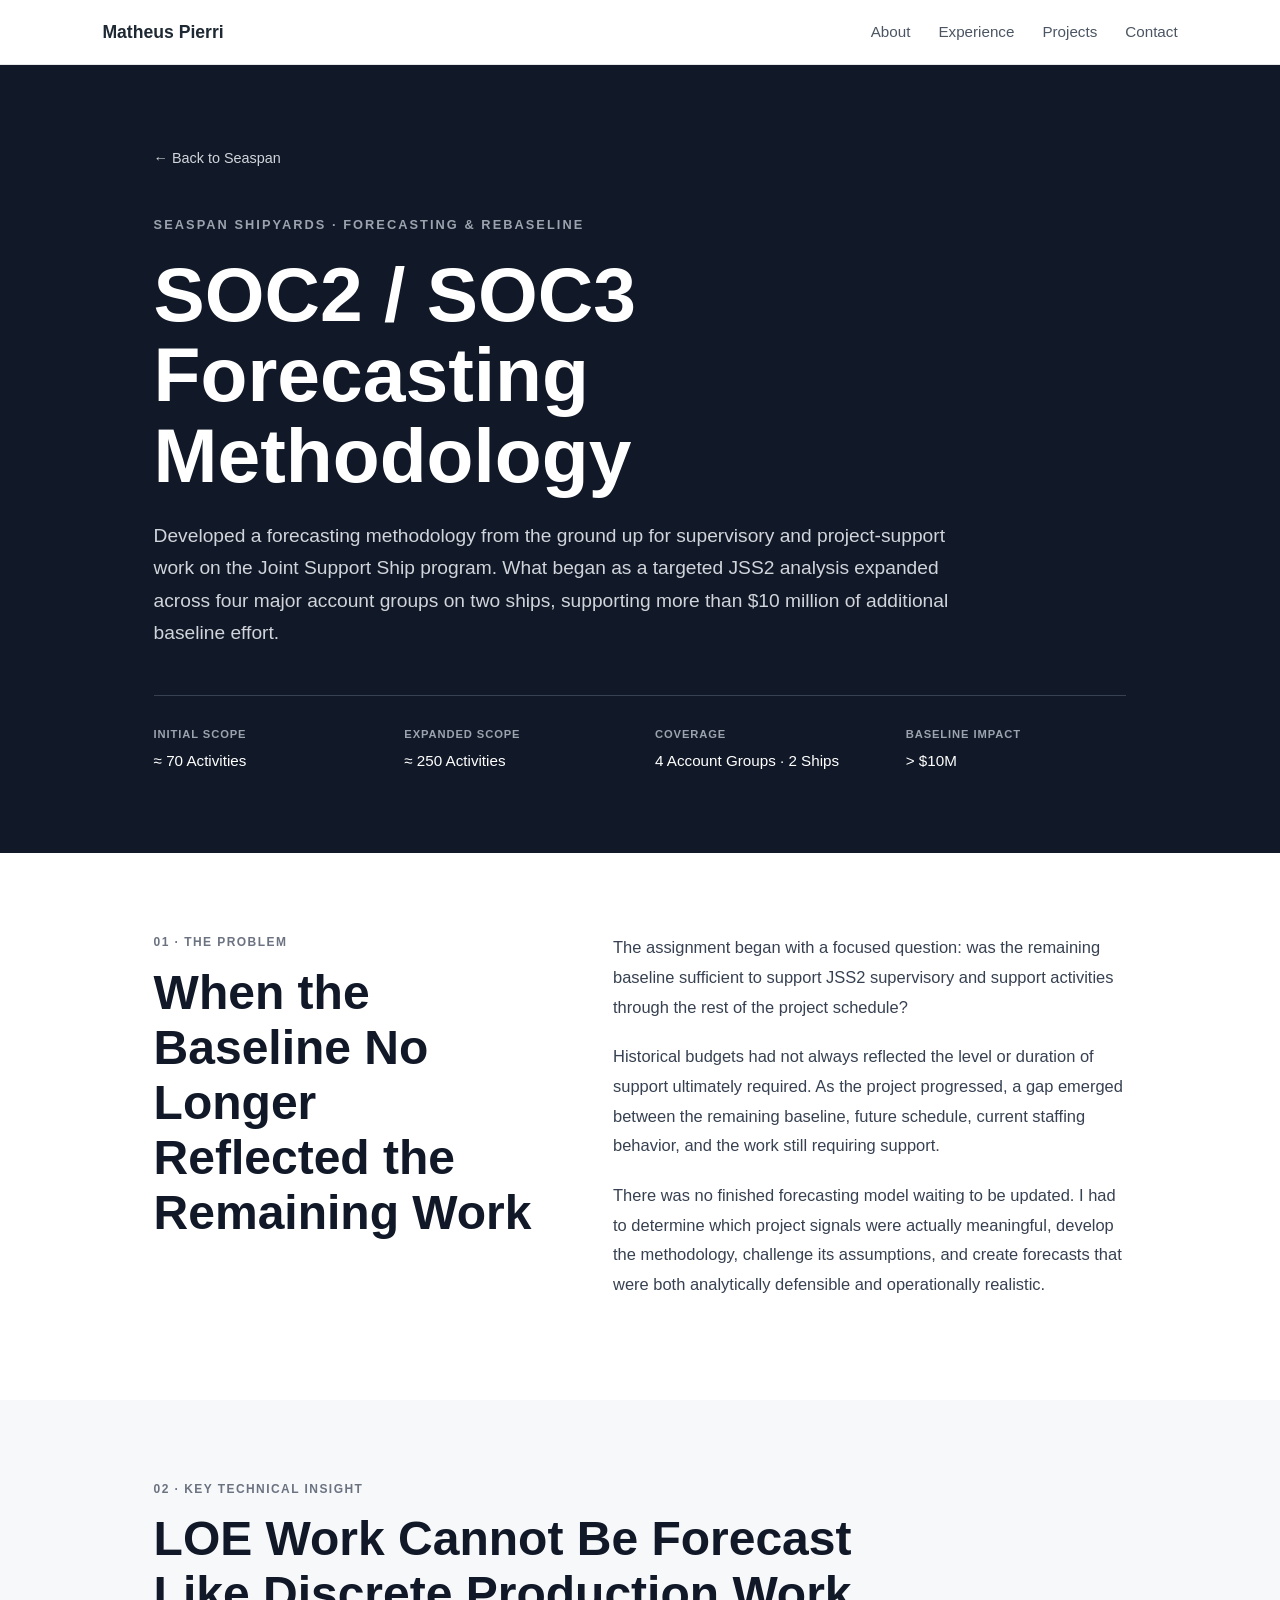
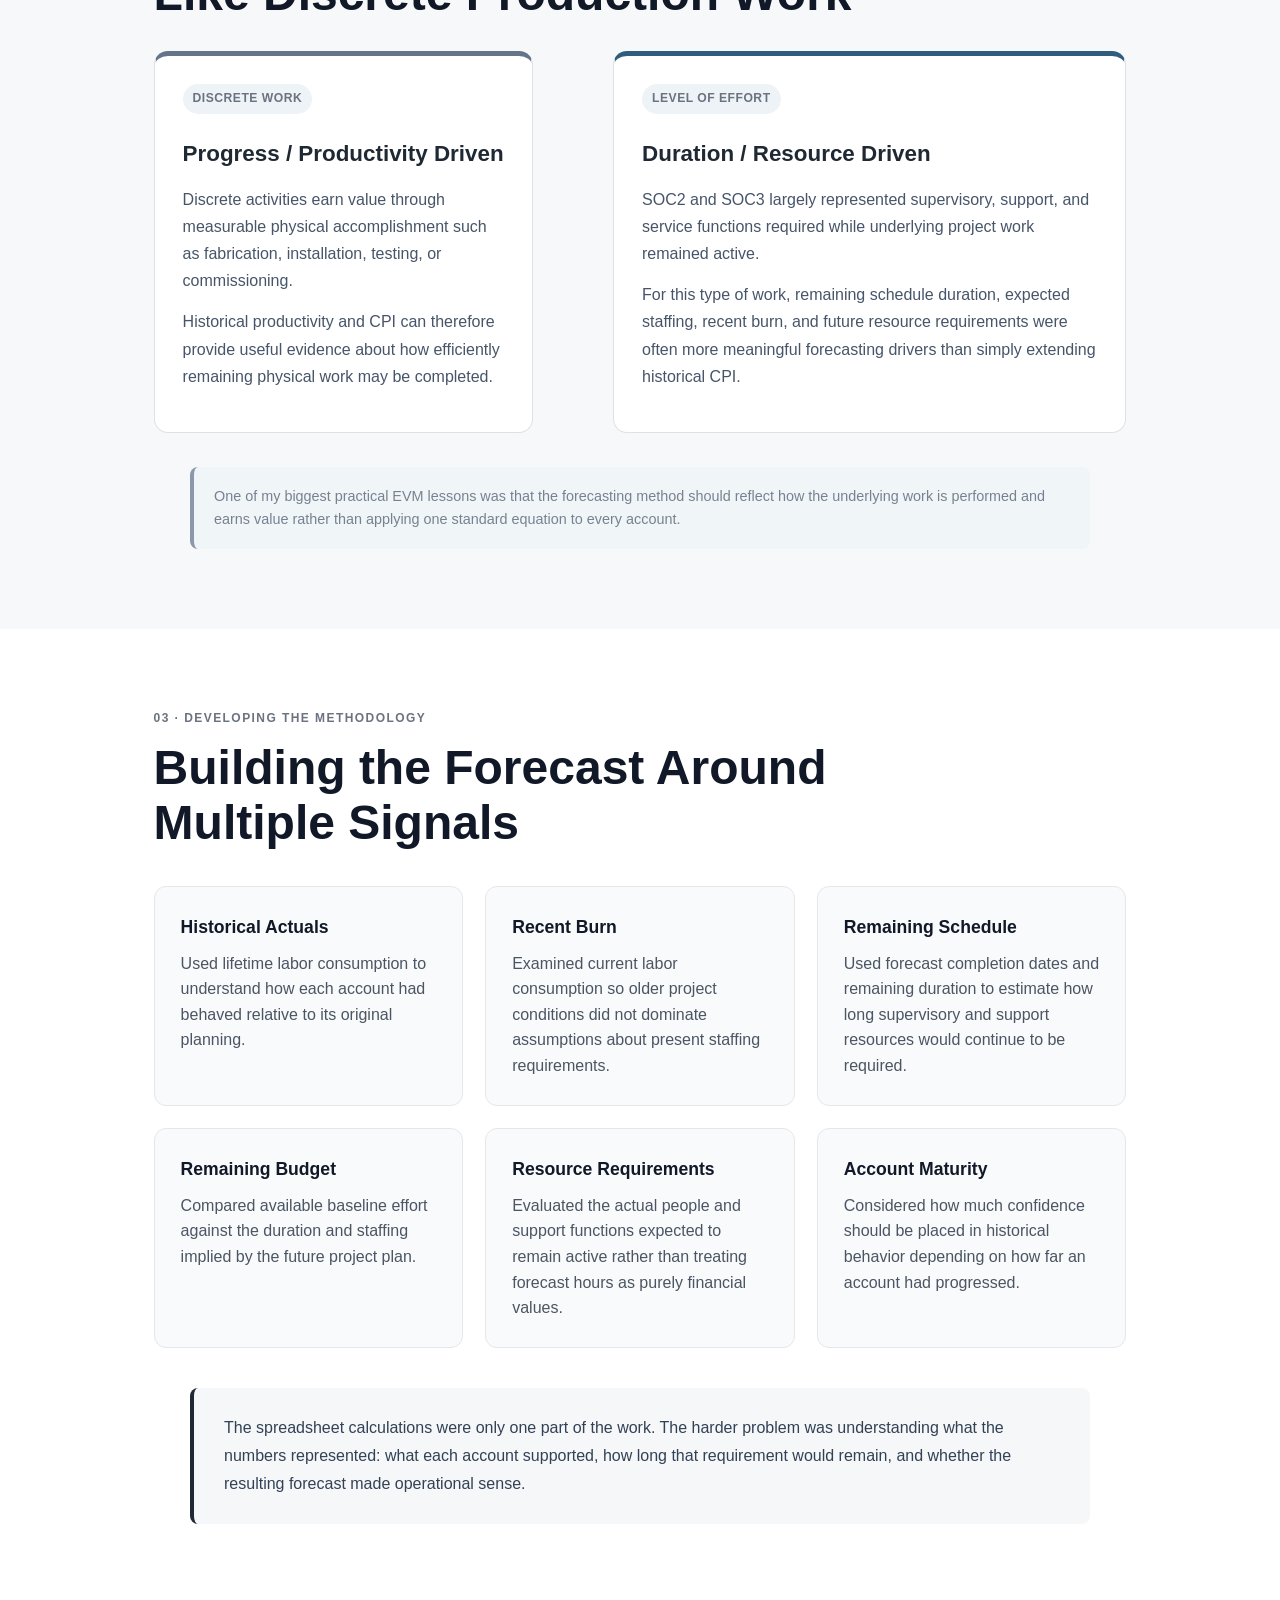
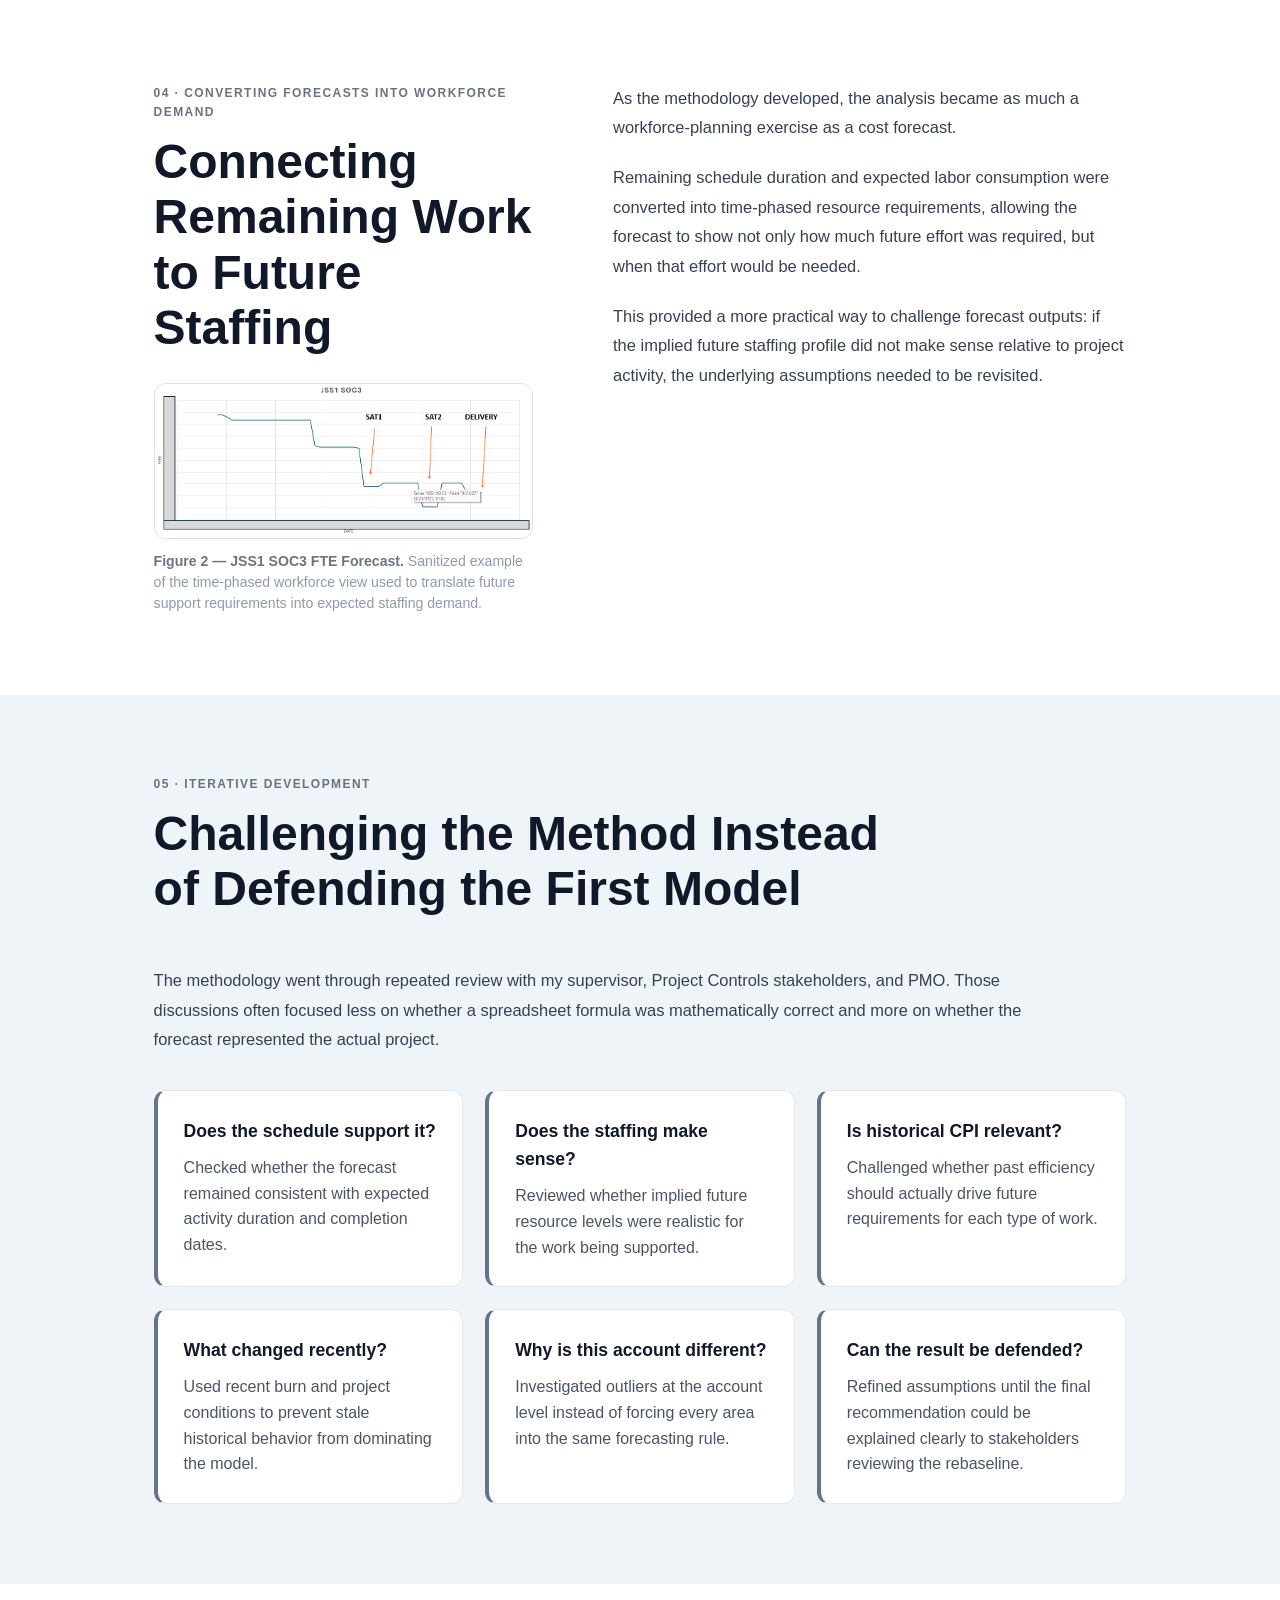
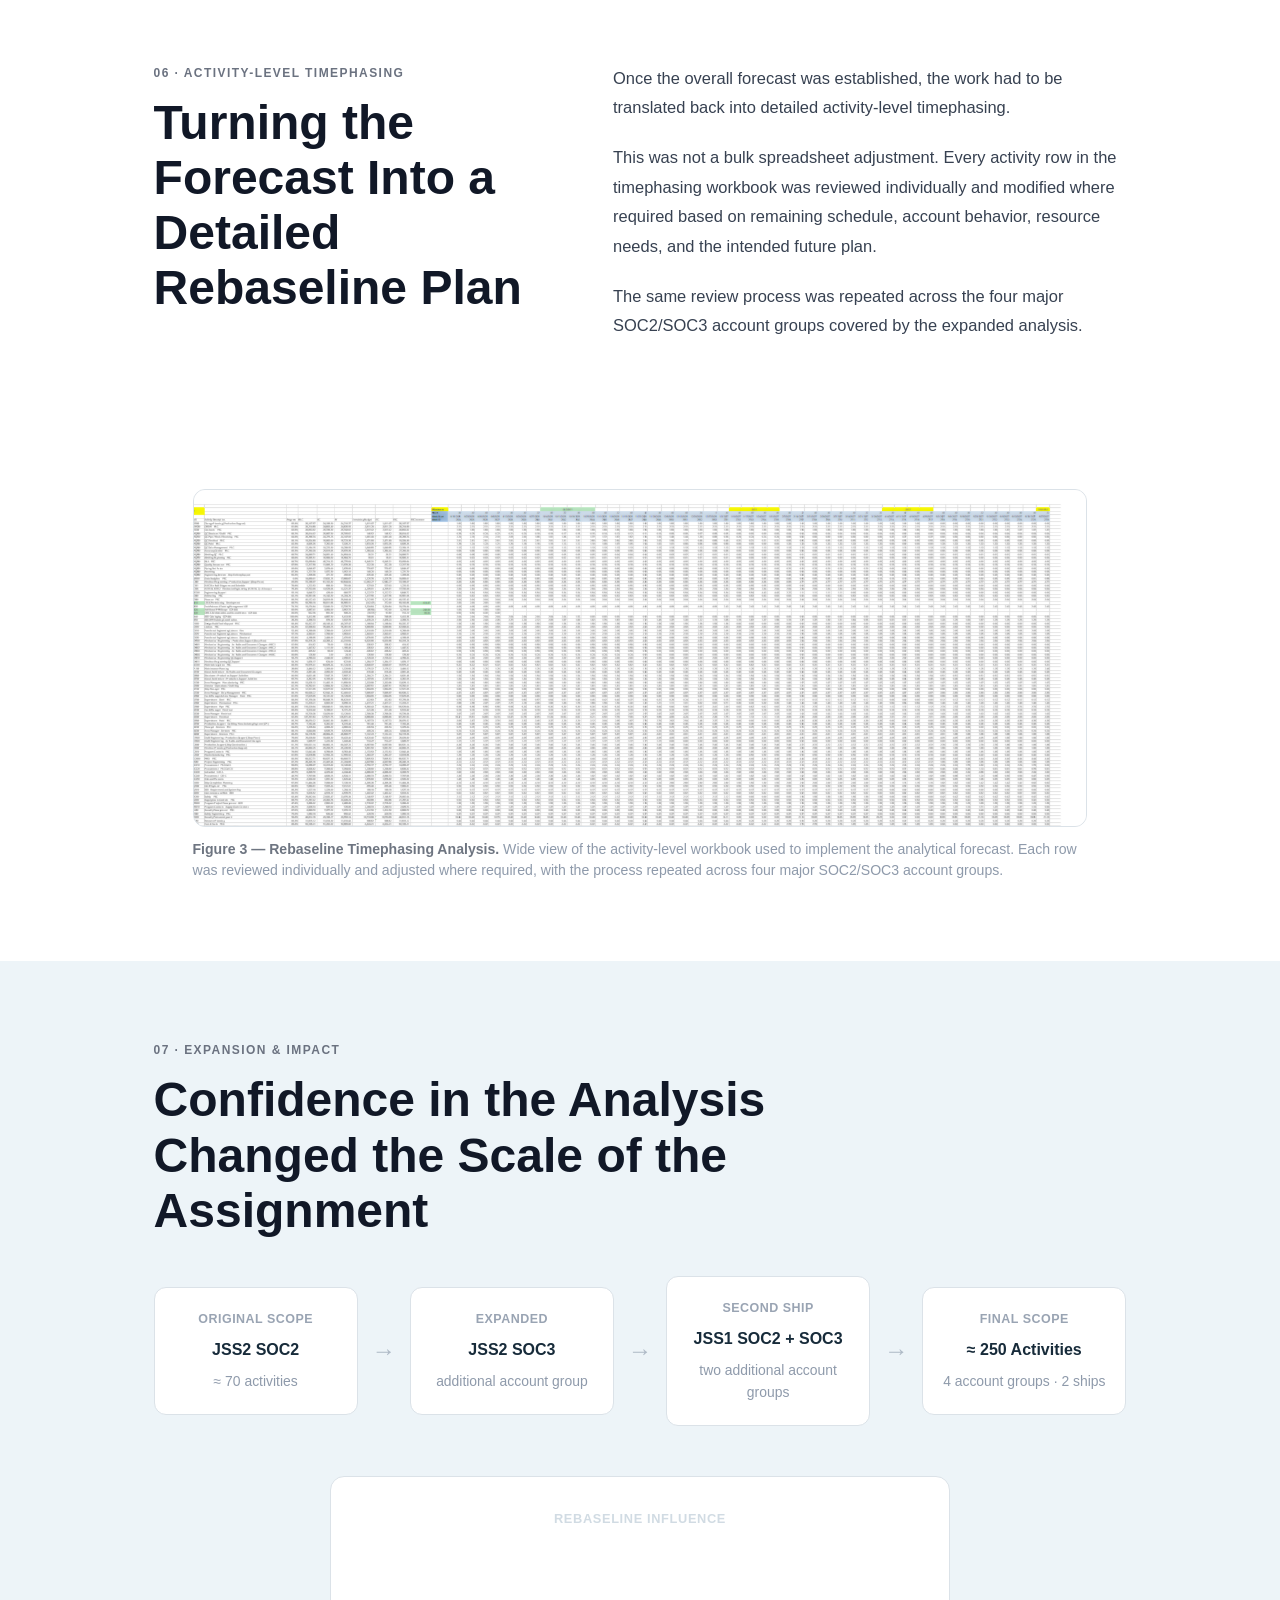
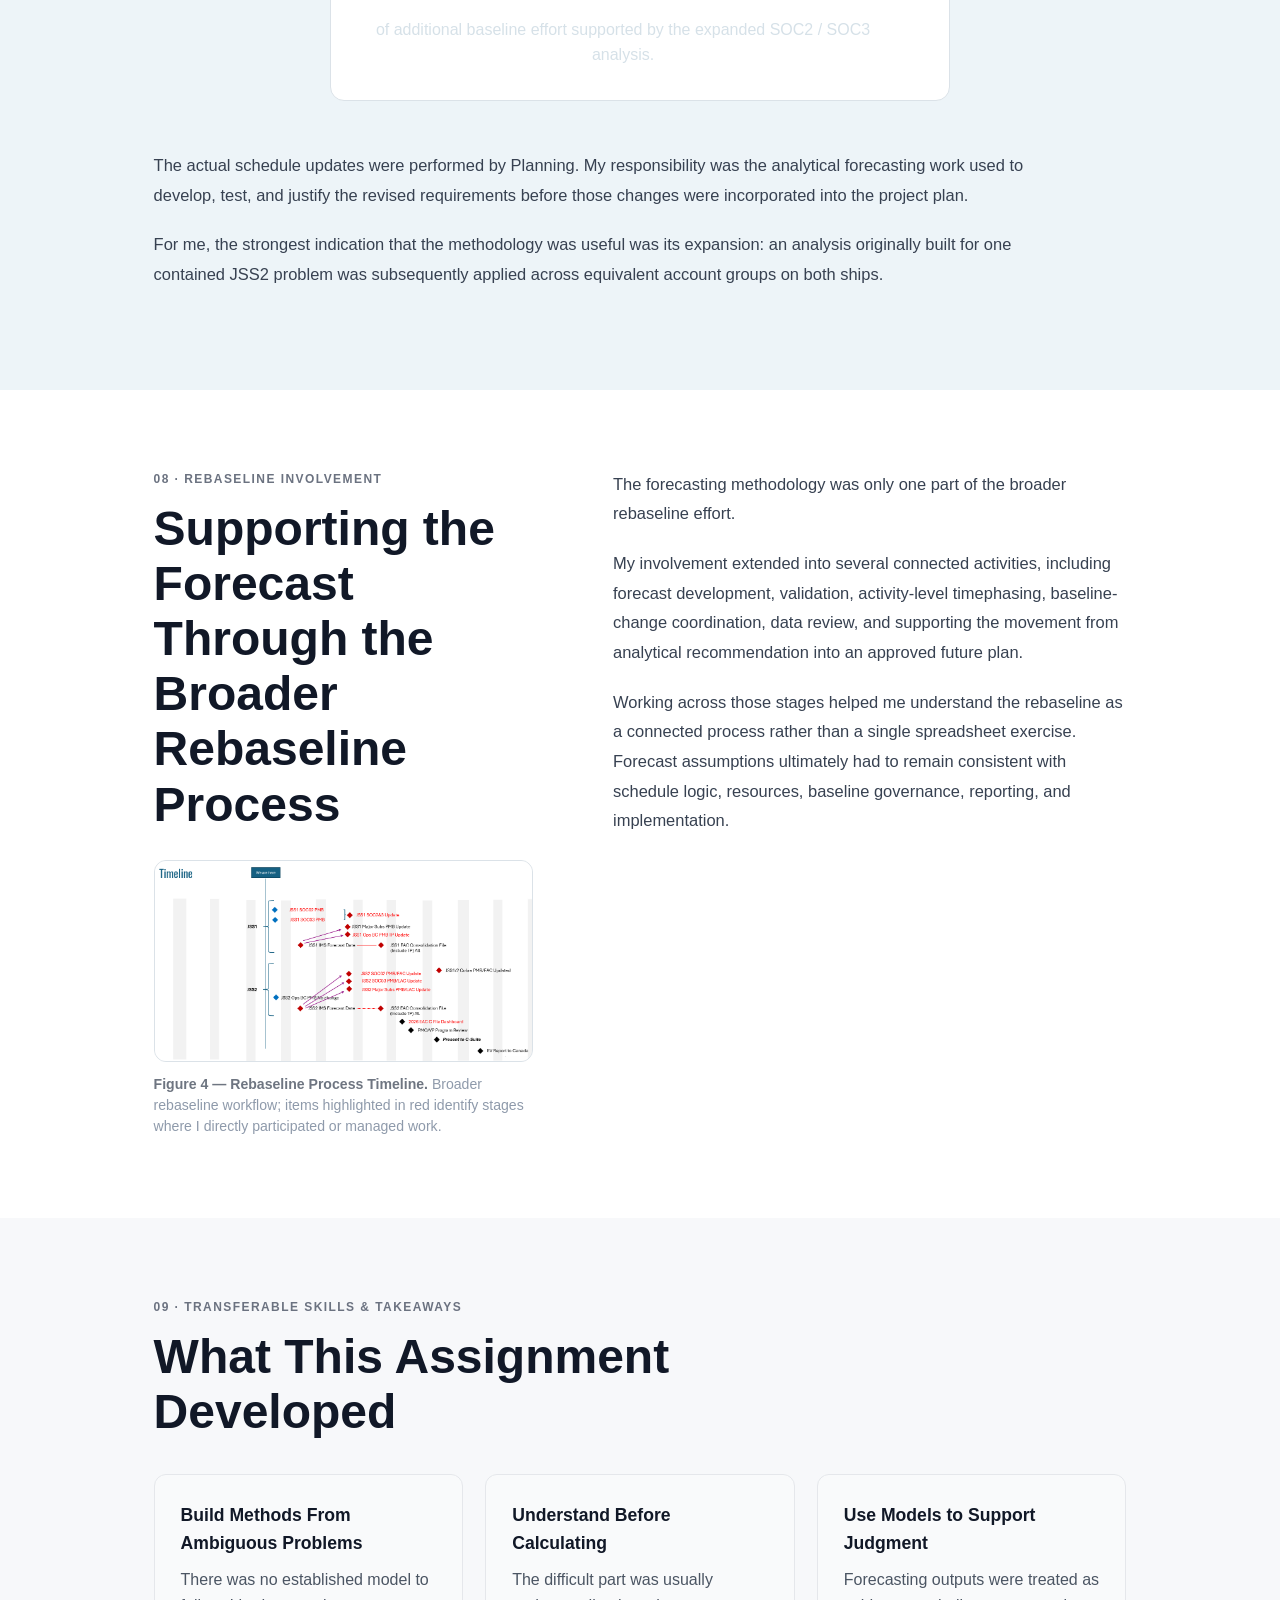
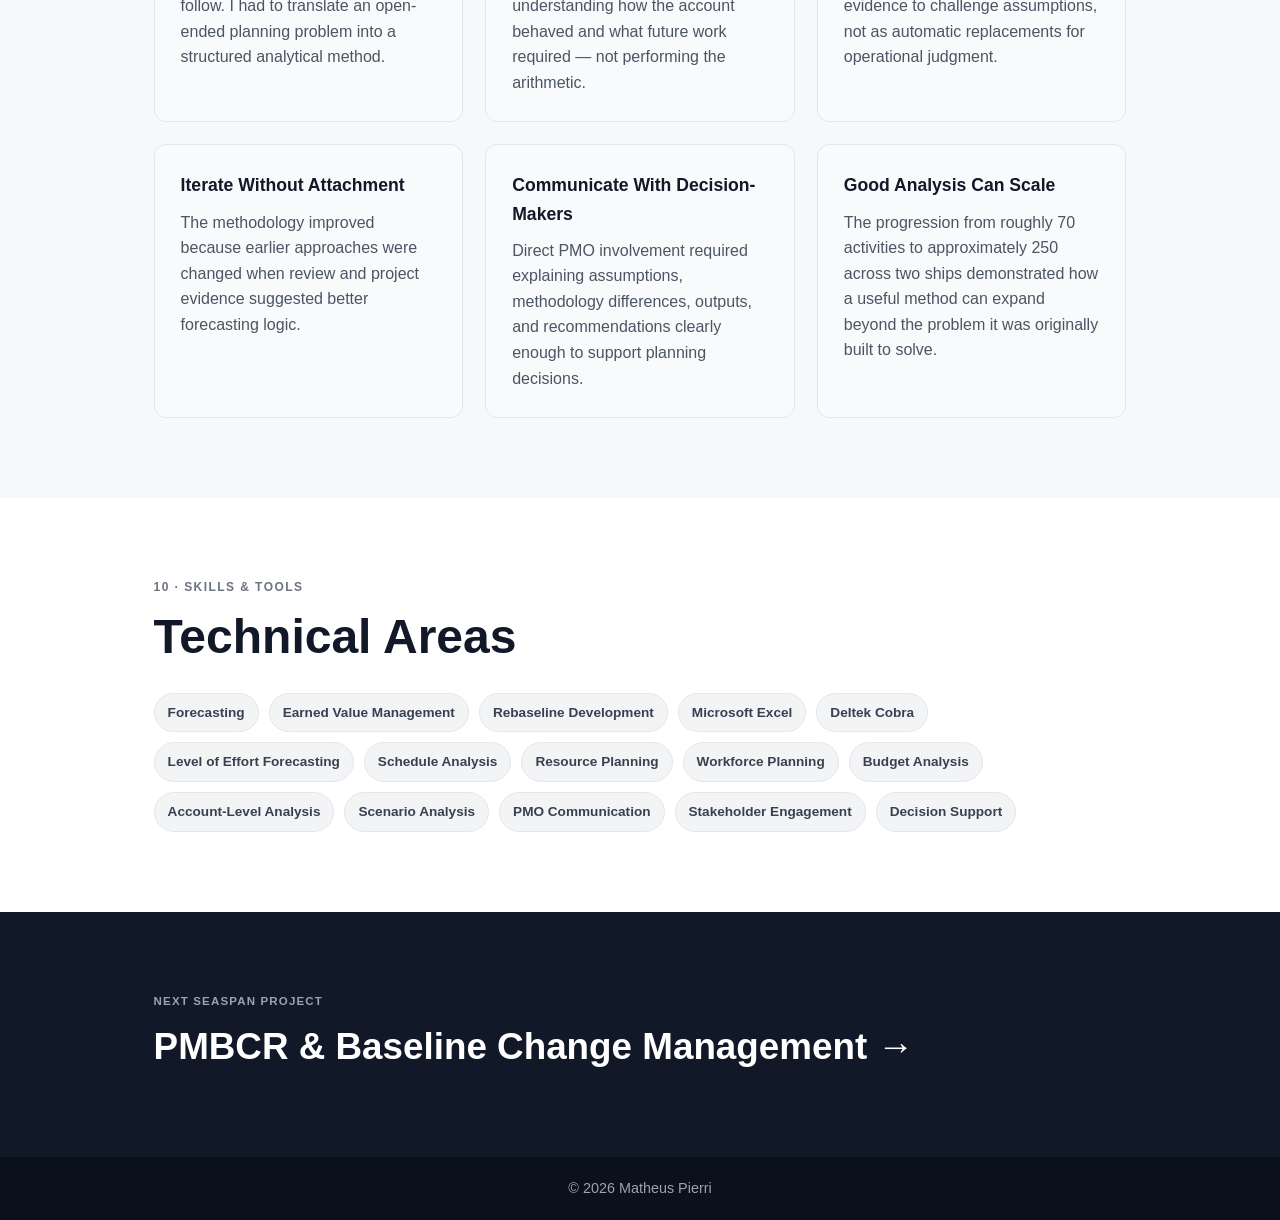
<file: projects/seaspan-forecasting.html>
<!DOCTYPE html>
<html lang="en">

<head>
    <meta charset="UTF-8">
    <meta name="viewport" content="width=device-width, initial-scale=1.0">

    <title>SOC2 / SOC3 Forecasting & Rebaseline | Matheus Pierri</title>

    <link rel="stylesheet" href="../style.css">
</head>


<body>

    <!-- Navigation -->
    <nav>
        <a href="../index.html">Matheus Pierri</a>

        <div>
            <a href="../index.html#about">About</a>
            <a href="../index.html#experience">Experience</a>
            <a href="../index.html#projects">Projects</a>
            <a href="../index.html#contact">Contact</a>
        </div>
    </nav>


    <main class="project-page">


        <!-- =====================================================
             HERO
             ===================================================== -->

        <section class="project-hero">

            <a class="back-link" href="seaspan.html">
                ← Back to Seaspan
            </a>

            <p class="eyebrow">
                Seaspan Shipyards · Forecasting & Rebaseline
            </p>

            <h1>SOC2 / SOC3 Forecasting Methodology</h1>

            <p class="project-intro">
                Developed a forecasting methodology from the ground up for
                supervisory and project-support work on the Joint Support Ship
                program. What began as a targeted JSS2 analysis expanded across
                four major account groups on two ships, supporting more than
                $10 million of additional baseline effort.
            </p>


            <div class="project-meta">

                <div>
                    <span>Initial Scope</span>
                    <strong>≈ 70 Activities</strong>
                </div>

                <div>
                    <span>Expanded Scope</span>
                    <strong>≈ 250 Activities</strong>
                </div>

                <div>
                    <span>Coverage</span>
                    <strong>4 Account Groups · 2 Ships</strong>
                </div>

                <div>
                    <span>Baseline Impact</span>
                    <strong>&gt; $10M</strong>
                </div>

            </div>

        </section>


        <!-- =====================================================
             01 THE PROBLEM
             ===================================================== -->

        <section class="project-content-section project-two-column">

            <div>

                <p class="section-label">01 · The Problem</p>

                <h2>When the Baseline No Longer Reflected the Remaining Work</h2>

            </div>


            <div class="project-body-text">

                <p>
                    The assignment began with a focused question: was the remaining
                    baseline sufficient to support JSS2 supervisory and support
                    activities through the rest of the project schedule?
                </p>

                <p>
                    Historical budgets had not always reflected the level or duration
                    of support ultimately required. As the project progressed, a gap
                    emerged between the remaining baseline, future schedule, current
                    staffing behavior, and the work still requiring support.
                </p>

                <p>
                    There was no finished forecasting model waiting to be updated.
                    I had to determine which project signals were actually meaningful,
                    develop the methodology, challenge its assumptions, and create
                    forecasts that were both analytically defensible and operationally
                    realistic.
                </p>

            </div>

        </section>


        <!-- =====================================================
             02 KEY INSIGHT
             ===================================================== -->

        <section class="project-content-section project-highlight-section">

            <p class="section-label">02 · Key Technical Insight</p>

            <h2>LOE Work Cannot Be Forecast Like Discrete Production Work</h2>


            <div class="project-two-column seaspan-concept-comparison">

                <article>

                    <span class="project-tag">Discrete Work</span>

                    <h3>Progress / Productivity Driven</h3>

                    <p>
                        Discrete activities earn value through measurable physical
                        accomplishment such as fabrication, installation, testing,
                        or commissioning.
                    </p>

                    <p>
                        Historical productivity and CPI can therefore provide useful
                        evidence about how efficiently remaining physical work may be
                        completed.
                    </p>

                </article>


                <article>

                    <span class="project-tag">Level of Effort</span>

                    <h3>Duration / Resource Driven</h3>

                    <p>
                        SOC2 and SOC3 largely represented supervisory, support,
                        and service functions required while underlying project work
                        remained active.
                    </p>

                    <p>
                        For this type of work, remaining schedule duration, expected
                        staffing, recent burn, and future resource requirements were
                        often more meaningful forecasting drivers than simply
                        extending historical CPI.
                    </p>

                </article>

            </div>


            <p class="portfolio-note">
                One of my biggest practical EVM lessons was that the forecasting
                method should reflect how the underlying work is performed and earns
                value rather than applying one standard equation to every account.
            </p>

        </section>


        <!-- =====================================================
             03 METHODOLOGY
             ===================================================== -->

        <section class="project-content-section">

            <p class="section-label">03 · Developing the Methodology</p>

            <h2>Building the Forecast Around Multiple Signals</h2>


            <div class="project-feature-grid">

                <article>

                    <h3>Historical Actuals</h3>

                    <p>
                        Used lifetime labor consumption to understand how each
                        account had behaved relative to its original planning.
                    </p>

                </article>


                <article>

                    <h3>Recent Burn</h3>

                    <p>
                        Examined current labor consumption so older project
                        conditions did not dominate assumptions about present
                        staffing requirements.
                    </p>

                </article>


                <article>

                    <h3>Remaining Schedule</h3>

                    <p>
                        Used forecast completion dates and remaining duration to
                        estimate how long supervisory and support resources would
                        continue to be required.
                    </p>

                </article>


                <article>

                    <h3>Remaining Budget</h3>

                    <p>
                        Compared available baseline effort against the duration
                        and staffing implied by the future project plan.
                    </p>

                </article>


                <article>

                    <h3>Resource Requirements</h3>

                    <p>
                        Evaluated the actual people and support functions expected
                        to remain active rather than treating forecast hours as
                        purely financial values.
                    </p>

                </article>


                <article>

                    <h3>Account Maturity</h3>

                    <p>
                        Considered how much confidence should be placed in historical
                        behavior depending on how far an account had progressed.
                    </p>

                </article>

            </div>


            <div class="seaspan-impact-callout">

                <p>
                    The spreadsheet calculations were only one part of the work.
                    The harder problem was understanding what the numbers represented:
                    what each account supported, how long that requirement would
                    remain, and whether the resulting forecast made operational sense.
                </p>

            </div>

        </section>


        <!-- =====================================================
             04 FTE VISUAL
             ===================================================== -->

        <section class="project-content-section project-two-column">

            <div>

                <p class="section-label">04 · Converting Forecasts Into Workforce Demand</p>

                <h2>Connecting Remaining Work to Future Staffing</h2>


                <figure class="project-figure">

                    <img
                        src="../images/seaspan/jss1-soc3-fte-forecast.png"
                        alt="JSS1 SOC3 full-time-equivalent workforce forecast graph">

                    <figcaption>
                        <strong>Figure 2 — JSS1 SOC3 FTE Forecast.</strong>
                        Sanitized example of the time-phased workforce view used
                        to translate future support requirements into expected
                        staffing demand.
                    </figcaption>

                </figure>

            </div>


            <div class="project-body-text">

                <p>
                    As the methodology developed, the analysis became as much a
                    workforce-planning exercise as a cost forecast.
                </p>

                <p>
                    Remaining schedule duration and expected labor consumption were
                    converted into time-phased resource requirements, allowing the
                    forecast to show not only how much future effort was required,
                    but when that effort would be needed.
                </p>

                <p>
                    This provided a more practical way to challenge forecast outputs:
                    if the implied future staffing profile did not make sense relative
                    to project activity, the underlying assumptions needed to be
                    revisited.
                </p>

            </div>

        </section>


        <!-- =====================================================
             05 ITERATION
             ===================================================== -->

        <section class="project-content-section seaspan-focus-section">

            <p class="section-label">05 · Iterative Development</p>

            <h2>Challenging the Method Instead of Defending the First Model</h2>


            <div class="project-body-text project-text-wide">

                <p>
                    The methodology went through repeated review with my supervisor,
                    Project Controls stakeholders, and PMO. Those discussions often
                    focused less on whether a spreadsheet formula was mathematically
                    correct and more on whether the forecast represented the actual
                    project.
                </p>

            </div>


            <div class="project-feature-grid">

                <article>
                    <h3>Does the schedule support it?</h3>
                    <p>
                        Checked whether the forecast remained consistent with
                        expected activity duration and completion dates.
                    </p>
                </article>

                <article>
                    <h3>Does the staffing make sense?</h3>
                    <p>
                        Reviewed whether implied future resource levels were
                        realistic for the work being supported.
                    </p>
                </article>

                <article>
                    <h3>Is historical CPI relevant?</h3>
                    <p>
                        Challenged whether past efficiency should actually drive
                        future requirements for each type of work.
                    </p>
                </article>

                <article>
                    <h3>What changed recently?</h3>
                    <p>
                        Used recent burn and project conditions to prevent stale
                        historical behavior from dominating the model.
                    </p>
                </article>

                <article>
                    <h3>Why is this account different?</h3>
                    <p>
                        Investigated outliers at the account level instead of
                        forcing every area into the same forecasting rule.
                    </p>
                </article>

                <article>
                    <h3>Can the result be defended?</h3>
                    <p>
                        Refined assumptions until the final recommendation could
                        be explained clearly to stakeholders reviewing the rebaseline.
                    </p>
                </article>

            </div>

        </section>


        <!-- =====================================================
             06 TIMEPHASING SCALE
             ===================================================== -->

        <section class="project-content-section project-two-column">

            <div>

                <p class="section-label">06 · Activity-Level Timephasing</p>

                <h2>Turning the Forecast Into a Detailed Rebaseline Plan</h2>

            </div>


            <div class="project-body-text">

                <p>
                    Once the overall forecast was established, the work had to be
                    translated back into detailed activity-level timephasing.
                </p>

                <p>
                    This was not a bulk spreadsheet adjustment. Every activity row
                    in the timephasing workbook was reviewed individually and
                    modified where required based on remaining schedule, account
                    behavior, resource needs, and the intended future plan.
                </p>

                <p>
                    The same review process was repeated across the four major
                    SOC2/SOC3 account groups covered by the expanded analysis.
                </p>

            </div>

        </section>


        <section class="project-content-section seaspan-wide-figure-section">

            <figure class="project-figure project-figure-wide seaspan-ultrawide-figure">

                <img
                    src="../images/seaspan/rebaseline-timephasing-scale.png"
                    alt="Wide Excel timephasing workbook used for detailed rebaseline analysis">

                <figcaption>
                    <strong>Figure 3 — Rebaseline Timephasing Analysis.</strong>
                    Wide view of the activity-level workbook used to implement the
                    analytical forecast. Each row was reviewed individually and
                    adjusted where required, with the process repeated across four
                    major SOC2/SOC3 account groups.
                </figcaption>

            </figure>

        </section>


        <!-- =====================================================
             07 EXPANSION
             ===================================================== -->

        <section class="project-content-section seaspan-expansion-section">

            <p class="section-label">07 · Expansion & Impact</p>

            <h2>Confidence in the Analysis Changed the Scale of the Assignment</h2>


            <div class="seaspan-expansion-flow">

                <article>
                    <span>Original Scope</span>
                    <strong>JSS2 SOC2</strong>
                    <p>≈ 70 activities</p>
                </article>

                <div class="flow-arrow">→</div>

                <article>
                    <span>Expanded</span>
                    <strong>JSS2 SOC3</strong>
                    <p>additional account group</p>
                </article>

                <div class="flow-arrow">→</div>

                <article>
                    <span>Second Ship</span>
                    <strong>JSS1 SOC2 + SOC3</strong>
                    <p>two additional account groups</p>
                </article>

                <div class="flow-arrow">→</div>

                <article>
                    <span>Final Scope</span>
                    <strong>≈ 250 Activities</strong>
                    <p>4 account groups · 2 ships</p>
                </article>

            </div>


            <div class="seaspan-major-impact">

                <span>Rebaseline Influence</span>

                <strong>&gt; $10 Million</strong>

                <p>
                    of additional baseline effort supported by the expanded
                    SOC2 / SOC3 analysis.
                </p>

            </div>


            <div class="project-body-text project-text-wide">

                <p>
                    The actual schedule updates were performed by Planning.
                    My responsibility was the analytical forecasting work used to
                    develop, test, and justify the revised requirements before those
                    changes were incorporated into the project plan.
                </p>

                <p>
                    For me, the strongest indication that the methodology was useful
                    was its expansion: an analysis originally built for one contained
                    JSS2 problem was subsequently applied across equivalent account
                    groups on both ships.
                </p>

            </div>

        </section>


        <!-- =====================================================
             08 TIMELINE
             ===================================================== -->

        <section class="project-content-section project-two-column">

            <div>

                <p class="section-label">08 · Rebaseline Involvement</p>

                <h2>Supporting the Forecast Through the Broader Rebaseline Process</h2>


                <figure class="project-figure">

                    <img
                        src="../images/seaspan/rebaseline-timeline.png"
                        alt="Rebaseline timeline showing stages supported or managed during the project">

                    <figcaption>
                        <strong>Figure 4 — Rebaseline Process Timeline.</strong>
                        Broader rebaseline workflow; items highlighted in red identify
                        stages where I directly participated or managed work.
                    </figcaption>

                </figure>

            </div>


            <div class="project-body-text">

                <p>
                    The forecasting methodology was only one part of the broader
                    rebaseline effort.
                </p>

                <p>
                    My involvement extended into several connected activities,
                    including forecast development, validation, activity-level
                    timephasing, baseline-change coordination, data review, and
                    supporting the movement from analytical recommendation into an
                    approved future plan.
                </p>

                <p>
                    Working across those stages helped me understand the rebaseline
                    as a connected process rather than a single spreadsheet exercise.
                    Forecast assumptions ultimately had to remain consistent with
                    schedule logic, resources, baseline governance, reporting, and
                    implementation.
                </p>

            </div>

        </section>


        <!-- =====================================================
             09 TAKEAWAYS
             ===================================================== -->

        <section class="project-content-section project-highlight-section">

            <p class="section-label">09 · Transferable Skills & Takeaways</p>

            <h2>What This Assignment Developed</h2>


            <div class="project-feature-grid">

                <article>

                    <h3>Build Methods From Ambiguous Problems</h3>

                    <p>
                        There was no established model to follow. I had to translate
                        an open-ended planning problem into a structured analytical
                        method.
                    </p>

                </article>


                <article>

                    <h3>Understand Before Calculating</h3>

                    <p>
                        The difficult part was usually understanding how the account
                        behaved and what future work required — not performing the
                        arithmetic.
                    </p>

                </article>


                <article>

                    <h3>Use Models to Support Judgment</h3>

                    <p>
                        Forecasting outputs were treated as evidence to challenge
                        assumptions, not as automatic replacements for operational
                        judgment.
                    </p>

                </article>


                <article>

                    <h3>Iterate Without Attachment</h3>

                    <p>
                        The methodology improved because earlier approaches were
                        changed when review and project evidence suggested better
                        forecasting logic.
                    </p>

                </article>


                <article>

                    <h3>Communicate With Decision-Makers</h3>

                    <p>
                        Direct PMO involvement required explaining assumptions,
                        methodology differences, outputs, and recommendations clearly
                        enough to support planning decisions.
                    </p>

                </article>


                <article>

                    <h3>Good Analysis Can Scale</h3>

                    <p>
                        The progression from roughly 70 activities to approximately
                        250 across two ships demonstrated how a useful method can
                        expand beyond the problem it was originally built to solve.
                    </p>

                </article>

            </div>

        </section>


        <!-- =====================================================
             SKILLS
             ===================================================== -->

        <section class="project-content-section">

            <p class="section-label">10 · Skills & Tools</p>

            <h2>Technical Areas</h2>


            <div class="skill-tags">

                <span>Forecasting</span>
                <span>Earned Value Management</span>
                <span>Rebaseline Development</span>

                <span>Microsoft Excel</span>
                <span>Deltek Cobra</span>

                <span>Level of Effort Forecasting</span>
                <span>Schedule Analysis</span>
                <span>Resource Planning</span>
                <span>Workforce Planning</span>

                <span>Budget Analysis</span>
                <span>Account-Level Analysis</span>
                <span>Scenario Analysis</span>

                <span>PMO Communication</span>
                <span>Stakeholder Engagement</span>
                <span>Decision Support</span>

            </div>

        </section>


        <!-- =====================================================
             NEXT
             ===================================================== -->

        <section class="project-next">

            <p>Next Seaspan Project</p>

            <a href="seaspan-pmbcr.html">
                PMBCR & Baseline Change Management →
            </a>

        </section>


    </main>


    <footer>
        <p>© 2026 Matheus Pierri</p>
    </footer>

</body>

</html>
</file>
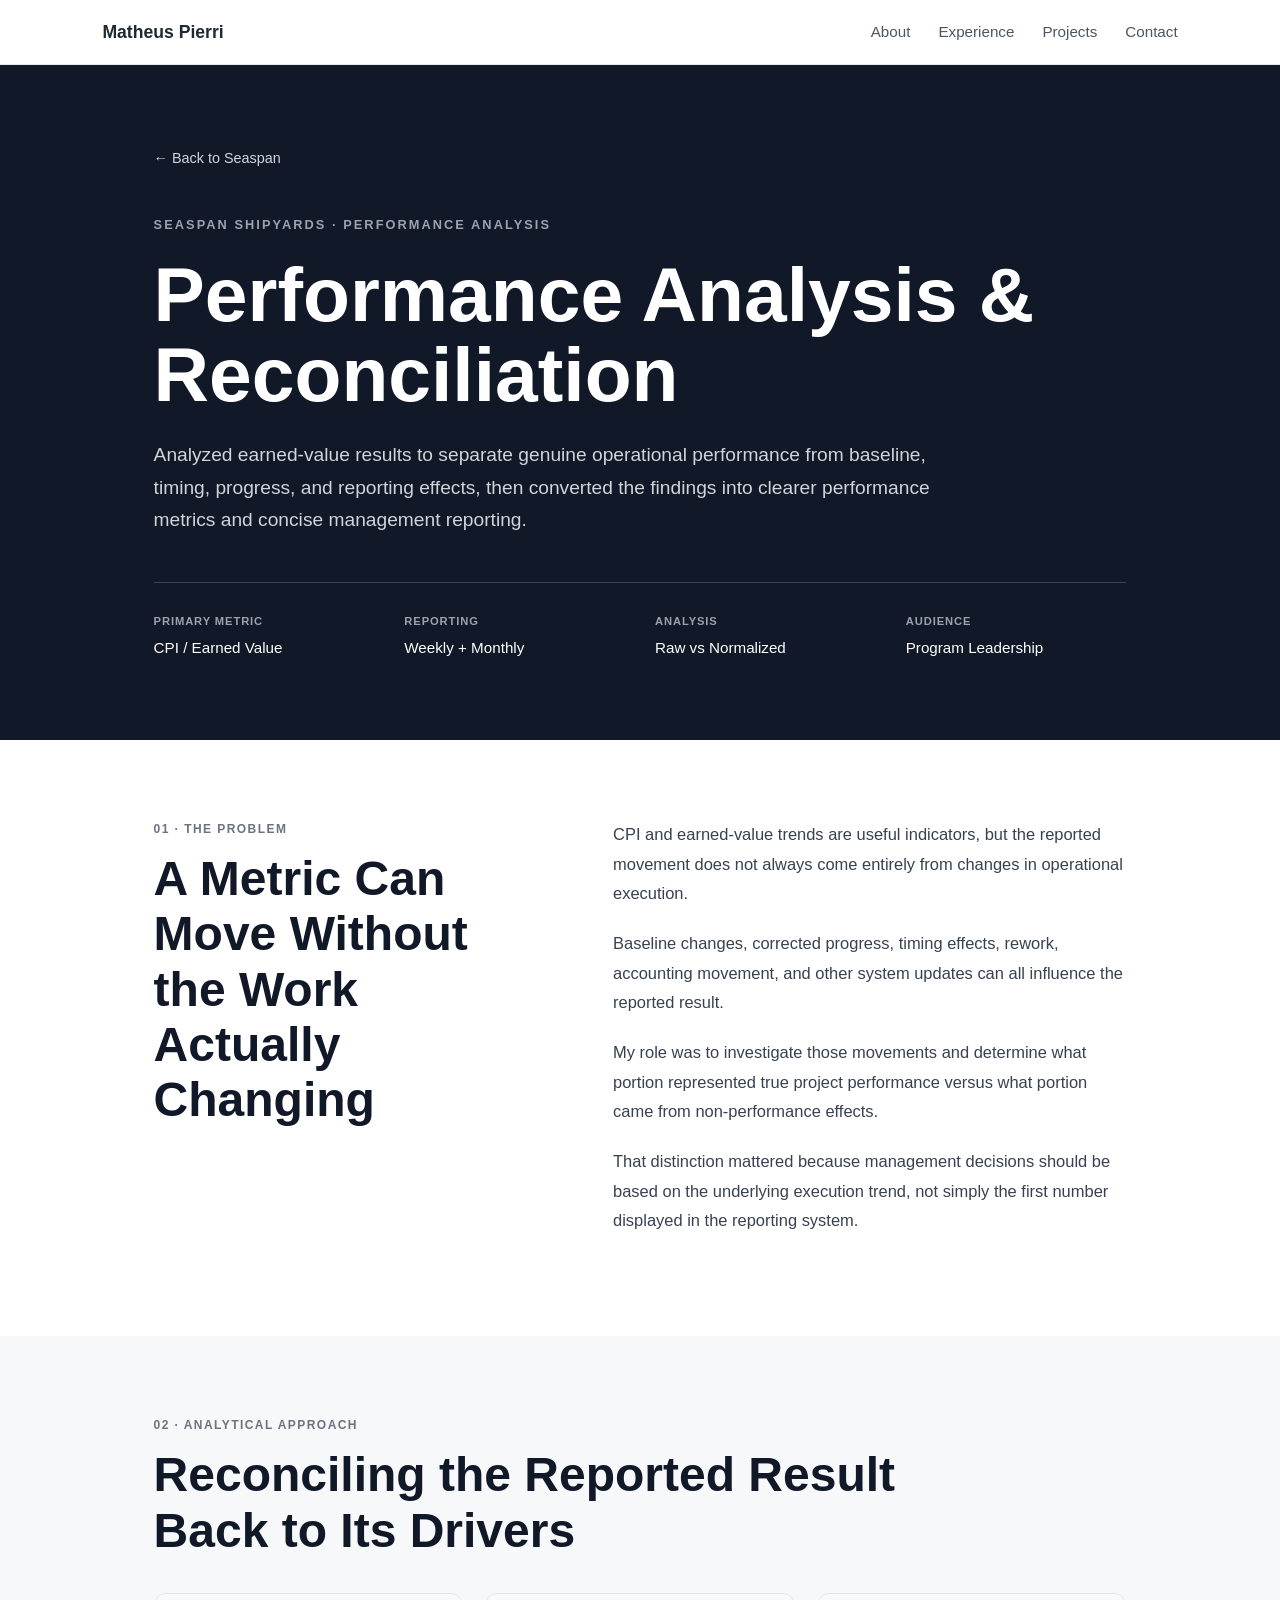
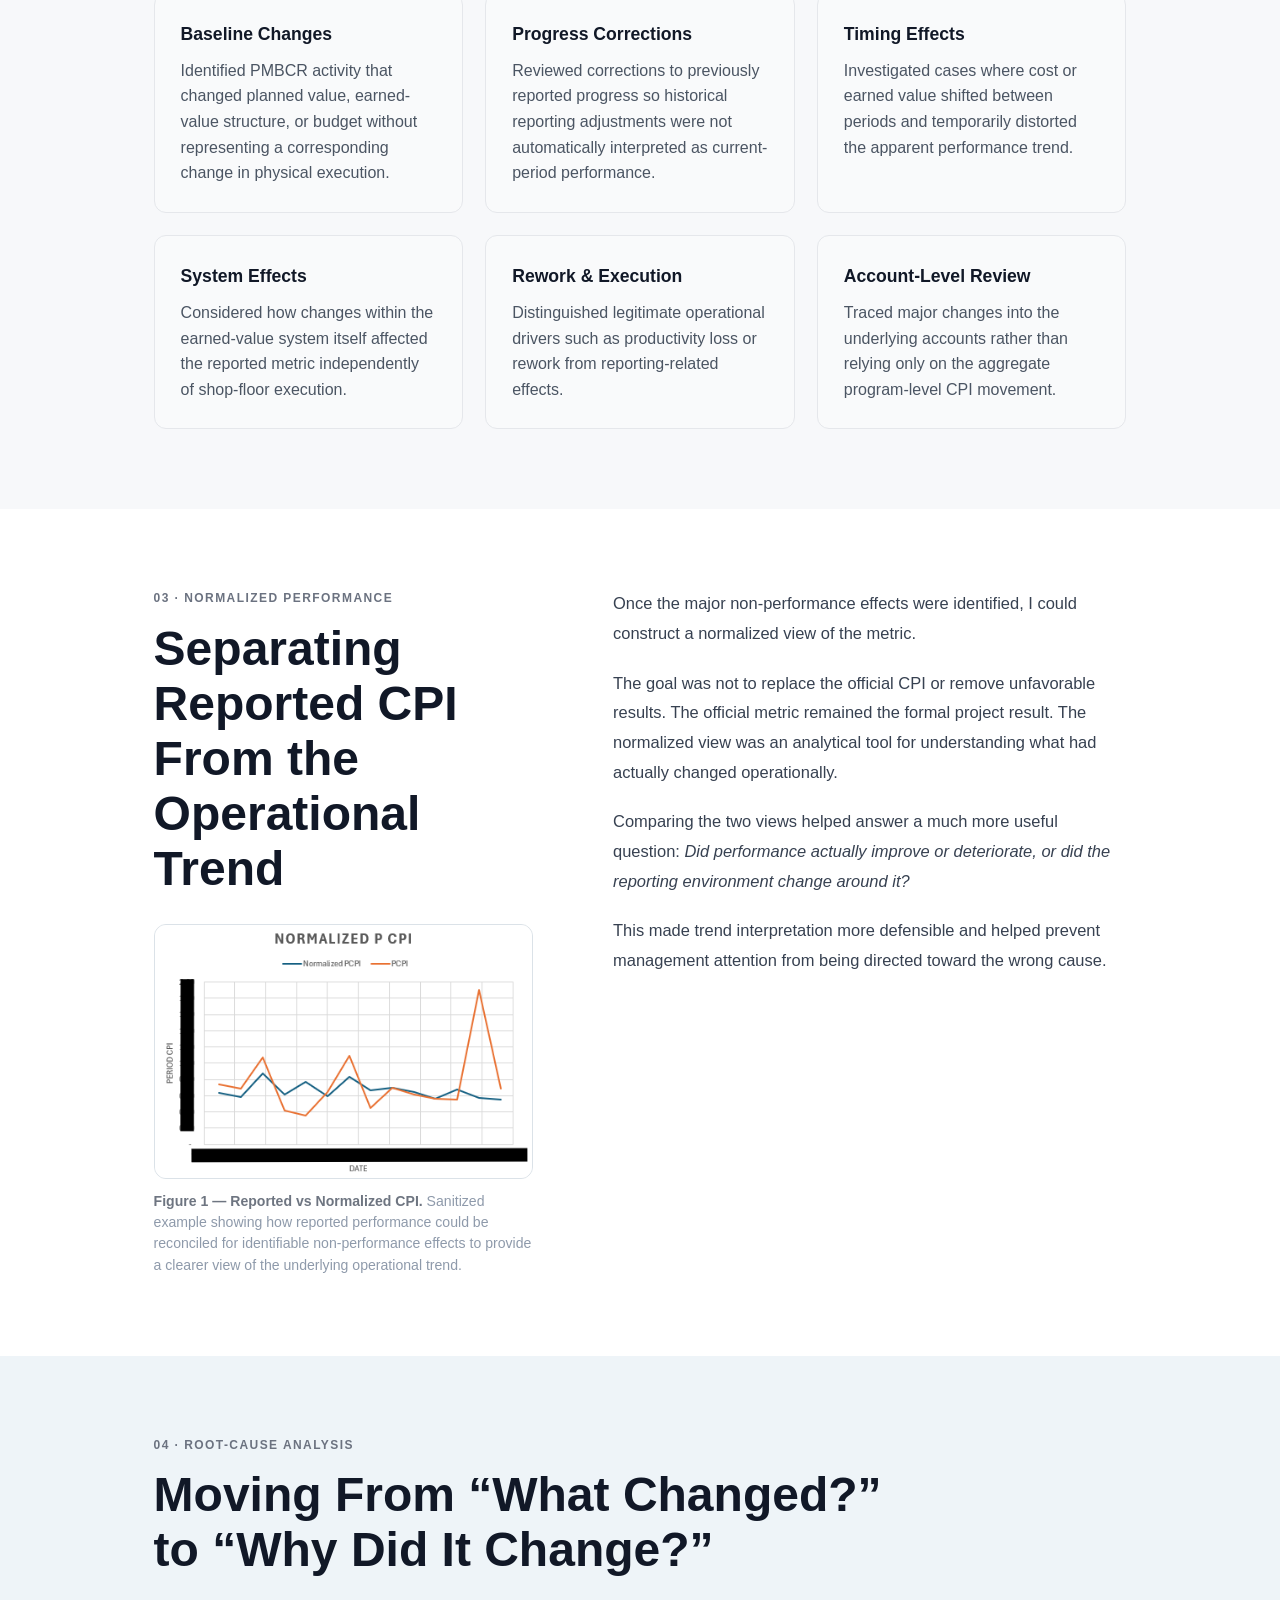
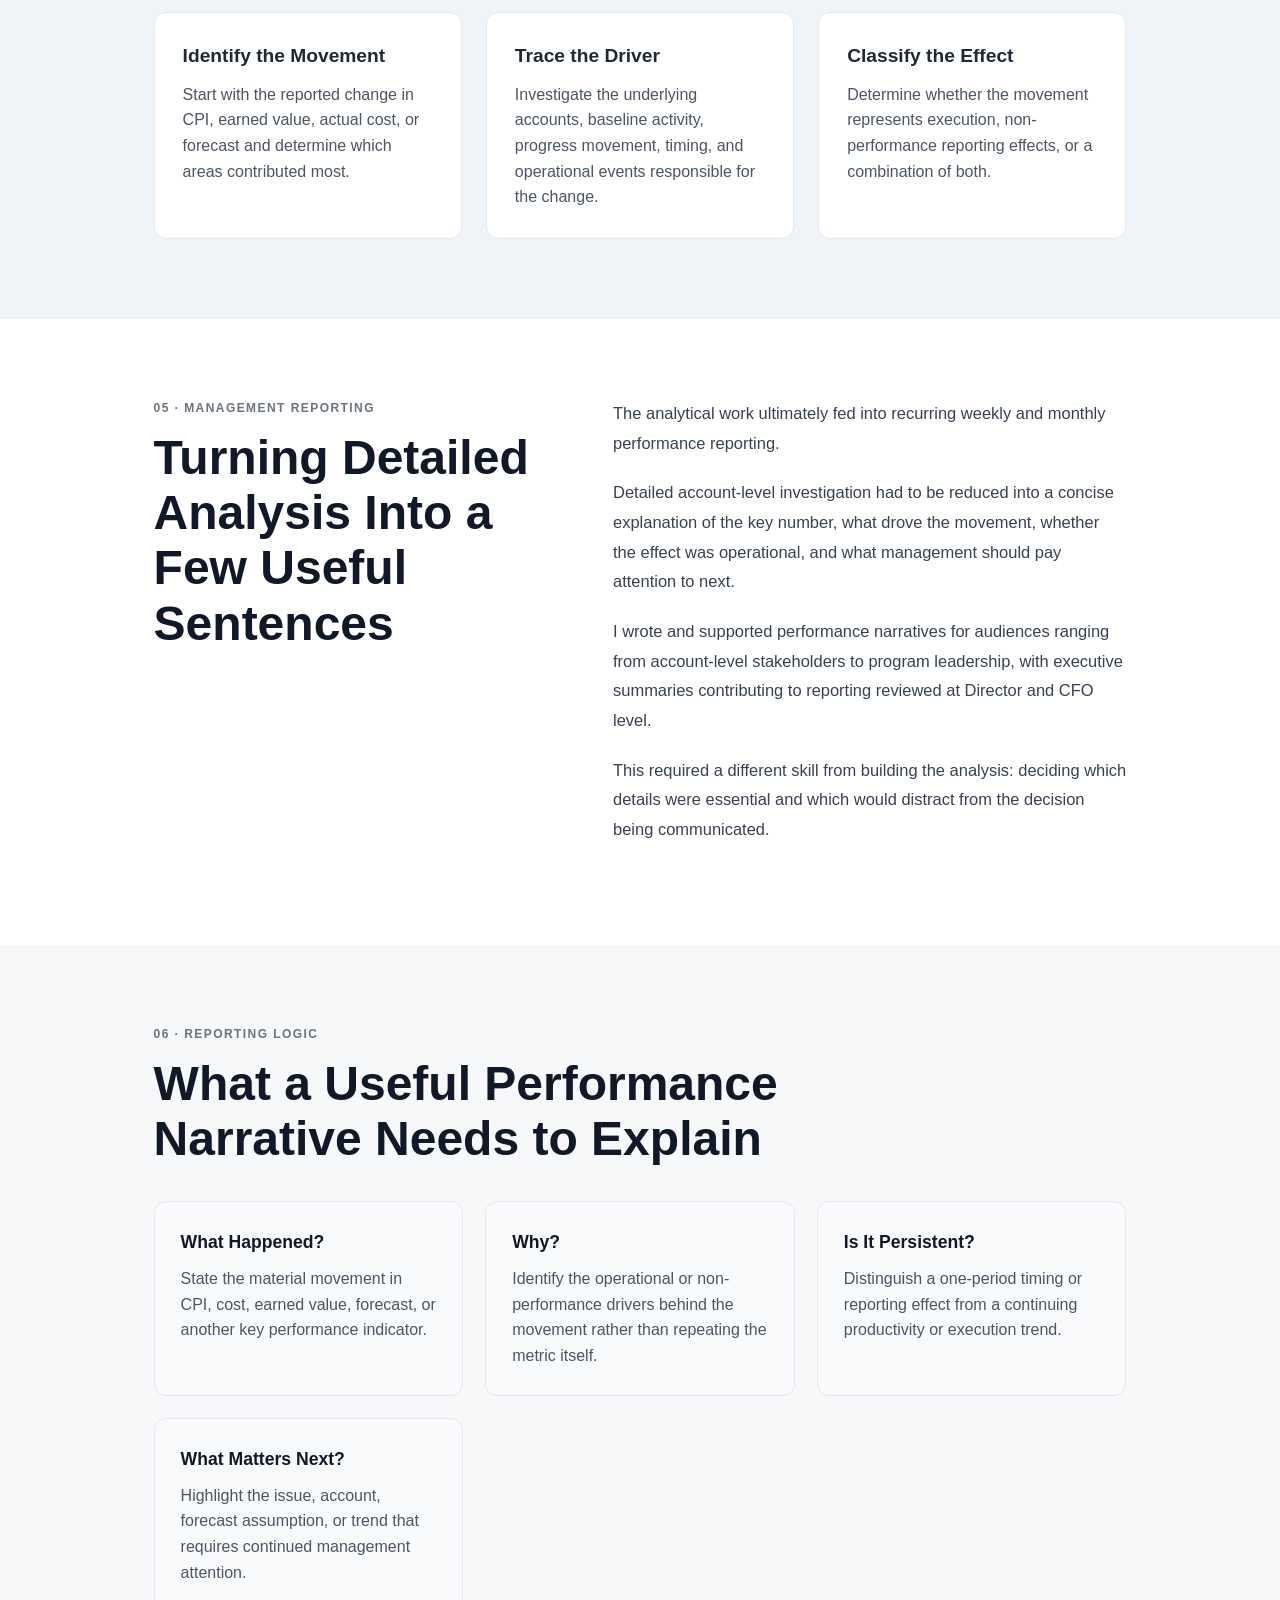
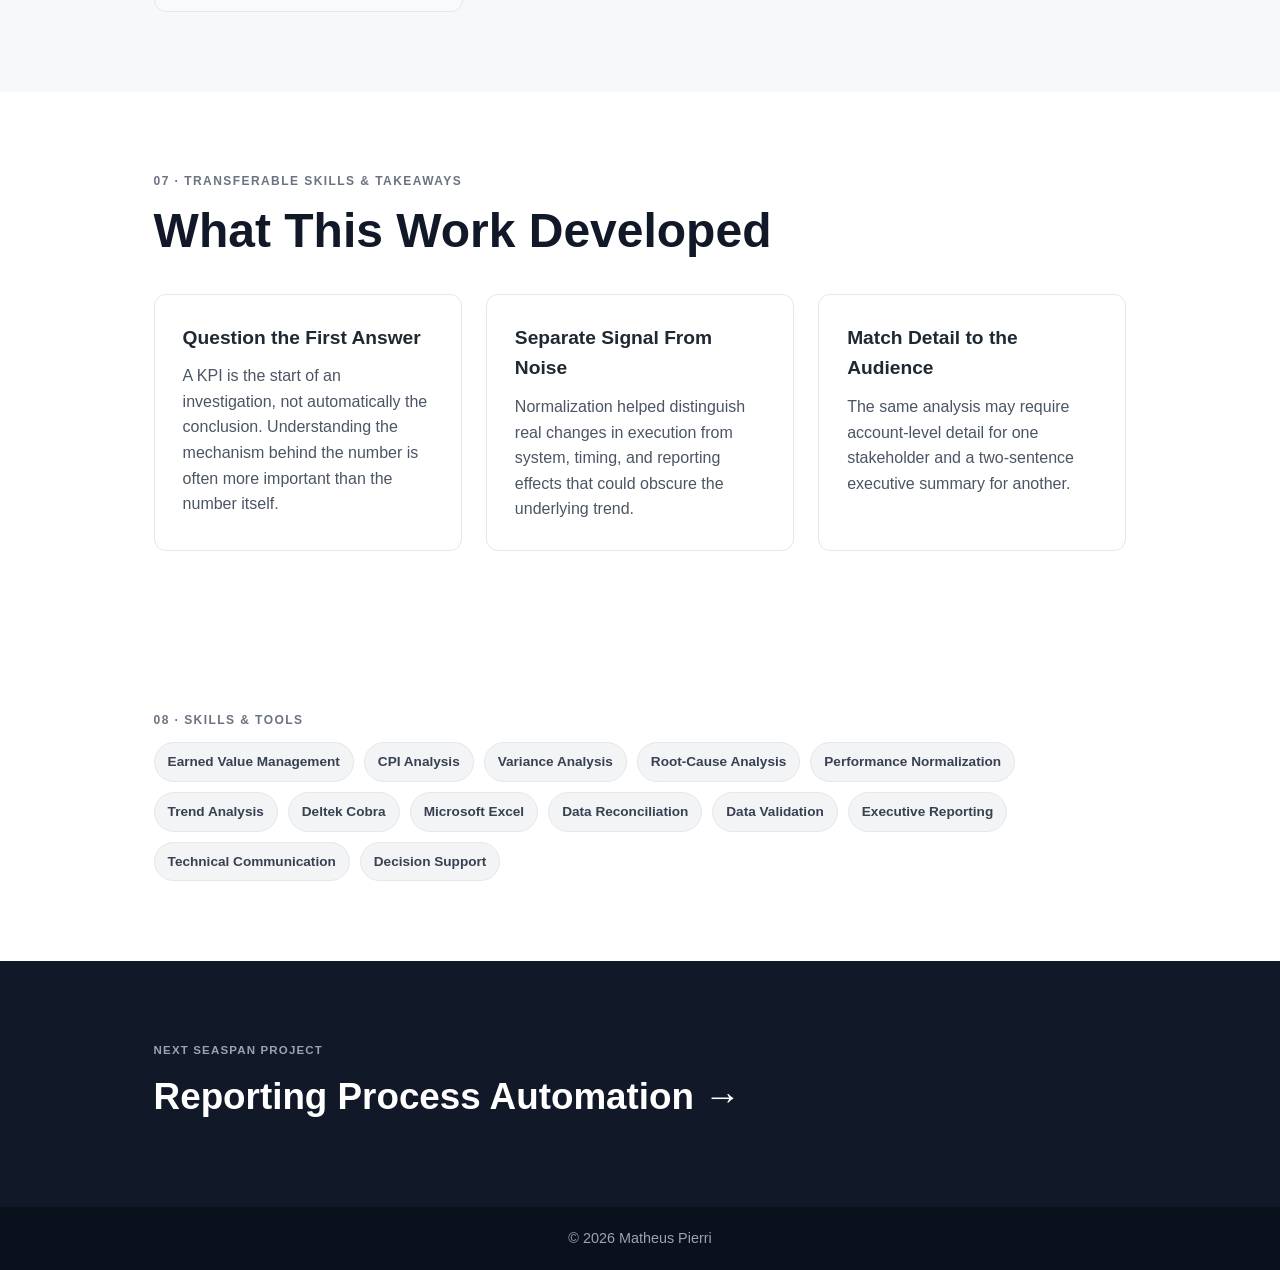
<file: projects/seaspan-performance.html>
<!DOCTYPE html>
<html lang="en">

<head>
    <meta charset="UTF-8">
    <meta name="viewport" content="width=device-width, initial-scale=1.0">

    <title>Performance Analysis & Reconciliation | Matheus Pierri</title>

    <link rel="stylesheet" href="../style.css">
</head>


<body>

    <!-- Navigation -->
    <nav>
        <a href="../index.html">Matheus Pierri</a>

        <div>
            <a href="../index.html#about">About</a>
            <a href="../index.html#experience">Experience</a>
            <a href="../index.html#projects">Projects</a>
            <a href="../index.html#contact">Contact</a>
        </div>
    </nav>


    <main class="project-page">


        <!-- =====================================================
             HERO
             ===================================================== -->

        <section class="project-hero">

            <a class="back-link" href="seaspan.html">
                ← Back to Seaspan
            </a>

            <p class="eyebrow">
                Seaspan Shipyards · Performance Analysis
            </p>

            <h1>Performance Analysis & Reconciliation</h1>

            <p class="project-intro">
                Analyzed earned-value results to separate genuine operational
                performance from baseline, timing, progress, and reporting effects,
                then converted the findings into clearer performance metrics and
                concise management reporting.
            </p>


            <div class="project-meta">

                <div>
                    <span>Primary Metric</span>
                    <strong>CPI / Earned Value</strong>
                </div>

                <div>
                    <span>Reporting</span>
                    <strong>Weekly + Monthly</strong>
                </div>

                <div>
                    <span>Analysis</span>
                    <strong>Raw vs Normalized</strong>
                </div>

                <div>
                    <span>Audience</span>
                    <strong>Program Leadership</strong>
                </div>

            </div>

        </section>


        <!-- =====================================================
             01 THE PROBLEM
             ===================================================== -->

        <section class="project-content-section project-two-column">

            <div>

                <p class="section-label">01 · The Problem</p>

                <h2>A Metric Can Move Without the Work Actually Changing</h2>

            </div>


            <div class="project-body-text">

                <p>
                    CPI and earned-value trends are useful indicators, but the
                    reported movement does not always come entirely from changes
                    in operational execution.
                </p>

                <p>
                    Baseline changes, corrected progress, timing effects, rework,
                    accounting movement, and other system updates can all influence
                    the reported result.
                </p>

                <p>
                    My role was to investigate those movements and determine what
                    portion represented true project performance versus what portion
                    came from non-performance effects.
                </p>

                <p>
                    That distinction mattered because management decisions should be
                    based on the underlying execution trend, not simply the first
                    number displayed in the reporting system.
                </p>

            </div>

        </section>


        <!-- =====================================================
             02 ANALYTICAL APPROACH
             ===================================================== -->

        <section class="project-content-section project-highlight-section">

            <p class="section-label">02 · Analytical Approach</p>

            <h2>Reconciling the Reported Result Back to Its Drivers</h2>


            <div class="project-feature-grid">

                <article>

                    <h3>Baseline Changes</h3>

                    <p>
                        Identified PMBCR activity that changed planned value,
                        earned-value structure, or budget without representing a
                        corresponding change in physical execution.
                    </p>

                </article>


                <article>

                    <h3>Progress Corrections</h3>

                    <p>
                        Reviewed corrections to previously reported progress so
                        historical reporting adjustments were not automatically
                        interpreted as current-period performance.
                    </p>

                </article>


                <article>

                    <h3>Timing Effects</h3>

                    <p>
                        Investigated cases where cost or earned value shifted between
                        periods and temporarily distorted the apparent performance
                        trend.
                    </p>

                </article>


                <article>

                    <h3>System Effects</h3>

                    <p>
                        Considered how changes within the earned-value system itself
                        affected the reported metric independently of shop-floor
                        execution.
                    </p>

                </article>


                <article>

                    <h3>Rework & Execution</h3>

                    <p>
                        Distinguished legitimate operational drivers such as
                        productivity loss or rework from reporting-related effects.
                    </p>

                </article>


                <article>

                    <h3>Account-Level Review</h3>

                    <p>
                        Traced major changes into the underlying accounts rather than
                        relying only on the aggregate program-level CPI movement.
                    </p>

                </article>

            </div>

        </section>


        <!-- =====================================================
             03 NORMALIZED CPI VISUAL
             ===================================================== -->

        <section class="project-content-section project-two-column">

            <div>

                <p class="section-label">03 · Normalized Performance</p>

                <h2>Separating Reported CPI From the Operational Trend</h2>


                <figure class="project-figure">

                    <img
                        src="../images/seaspan/raw-vs-normalized-cpi.png"
                        alt="Graph comparing reported CPI with normalized CPI after non-performance effects were reconciled">

                    <figcaption>
                        <strong>Figure 1 — Reported vs Normalized CPI.</strong>
                        Sanitized example showing how reported performance could be
                        reconciled for identifiable non-performance effects to provide
                        a clearer view of the underlying operational trend.
                    </figcaption>

                </figure>

            </div>


            <div class="project-body-text">

                <p>
                    Once the major non-performance effects were identified, I could
                    construct a normalized view of the metric.
                </p>

                <p>
                    The goal was not to replace the official CPI or remove unfavorable
                    results. The official metric remained the formal project result.
                    The normalized view was an analytical tool for understanding
                    what had actually changed operationally.
                </p>

                <p>
                    Comparing the two views helped answer a much more useful question:
                    <em>Did performance actually improve or deteriorate, or did the
                    reporting environment change around it?</em>
                </p>

                <p>
                    This made trend interpretation more defensible and helped prevent
                    management attention from being directed toward the wrong cause.
                </p>

            </div>

        </section>


        <!-- =====================================================
             04 ROOT CAUSE
             ===================================================== -->

        <section class="project-content-section seaspan-focus-section">

            <p class="section-label">04 · Root-Cause Analysis</p>

            <h2>Moving From “What Changed?” to “Why Did It Change?”</h2>


            <div class="project-three-column">

                <article>

                    <h3>Identify the Movement</h3>

                    <p>
                        Start with the reported change in CPI, earned value, actual
                        cost, or forecast and determine which areas contributed most.
                    </p>

                </article>


                <article>

                    <h3>Trace the Driver</h3>

                    <p>
                        Investigate the underlying accounts, baseline activity,
                        progress movement, timing, and operational events responsible
                        for the change.
                    </p>

                </article>


                <article>

                    <h3>Classify the Effect</h3>

                    <p>
                        Determine whether the movement represents execution,
                        non-performance reporting effects, or a combination of both.
                    </p>

                </article>

            </div>

        </section>


        <!-- =====================================================
             05 REPORTING
             ===================================================== -->

        <section class="project-content-section project-two-column">

            <div>

                <p class="section-label">05 · Management Reporting</p>

                <h2>Turning Detailed Analysis Into a Few Useful Sentences</h2>

            </div>


            <div class="project-body-text">

                <p>
                    The analytical work ultimately fed into recurring weekly and
                    monthly performance reporting.
                </p>

                <p>
                    Detailed account-level investigation had to be reduced into a
                    concise explanation of the key number, what drove the movement,
                    whether the effect was operational, and what management should
                    pay attention to next.
                </p>

                <p>
                    I wrote and supported performance narratives for audiences ranging
                    from account-level stakeholders to program leadership, with
                    executive summaries contributing to reporting reviewed at
                    Director and CFO level.
                </p>

                <p>
                    This required a different skill from building the analysis:
                    deciding which details were essential and which would distract
                    from the decision being communicated.
                </p>

            </div>

        </section>


        <!-- =====================================================
             06 EXAMPLE REPORTING LOGIC
             ===================================================== -->

        <section class="project-content-section project-highlight-section">

            <p class="section-label">06 · Reporting Logic</p>

            <h2>What a Useful Performance Narrative Needs to Explain</h2>


            <div class="project-feature-grid">

                <article>

                    <h3>What Happened?</h3>

                    <p>
                        State the material movement in CPI, cost, earned value,
                        forecast, or another key performance indicator.
                    </p>

                </article>


                <article>

                    <h3>Why?</h3>

                    <p>
                        Identify the operational or non-performance drivers behind
                        the movement rather than repeating the metric itself.
                    </p>

                </article>


                <article>

                    <h3>Is It Persistent?</h3>

                    <p>
                        Distinguish a one-period timing or reporting effect from a
                        continuing productivity or execution trend.
                    </p>

                </article>


                <article>

                    <h3>What Matters Next?</h3>

                    <p>
                        Highlight the issue, account, forecast assumption, or trend
                        that requires continued management attention.
                    </p>

                </article>

            </div>

        </section>


        <!-- =====================================================
             07 TAKEAWAYS
             ===================================================== -->

        <section class="project-content-section">

            <p class="section-label">07 · Transferable Skills & Takeaways</p>

            <h2>What This Work Developed</h2>


            <div class="project-three-column">

                <article>

                    <h3>Question the First Answer</h3>

                    <p>
                        A KPI is the start of an investigation, not automatically the
                        conclusion. Understanding the mechanism behind the number is
                        often more important than the number itself.
                    </p>

                </article>


                <article>

                    <h3>Separate Signal From Noise</h3>

                    <p>
                        Normalization helped distinguish real changes in execution
                        from system, timing, and reporting effects that could obscure
                        the underlying trend.
                    </p>

                </article>


                <article>

                    <h3>Match Detail to the Audience</h3>

                    <p>
                        The same analysis may require account-level detail for one
                        stakeholder and a two-sentence executive summary for another.
                    </p>

                </article>

            </div>

        </section>


        <!-- =====================================================
             SKILLS
             ===================================================== -->

        <section class="project-content-section">

            <p class="section-label">08 · Skills & Tools</p>

            <div class="skill-tags">

                <span>Earned Value Management</span>
                <span>CPI Analysis</span>
                <span>Variance Analysis</span>

                <span>Root-Cause Analysis</span>
                <span>Performance Normalization</span>
                <span>Trend Analysis</span>

                <span>Deltek Cobra</span>
                <span>Microsoft Excel</span>

                <span>Data Reconciliation</span>
                <span>Data Validation</span>

                <span>Executive Reporting</span>
                <span>Technical Communication</span>
                <span>Decision Support</span>

            </div>

        </section>


        <!-- =====================================================
             NEXT
             ===================================================== -->

        <section class="project-next">

            <p>Next Seaspan Project</p>

            <a href="seaspan-automation.html">
                Reporting Process Automation →
            </a>

        </section>


    </main>


    <footer>
        <p>© 2026 Matheus Pierri</p>
    </footer>

</body>

</html>
</file>
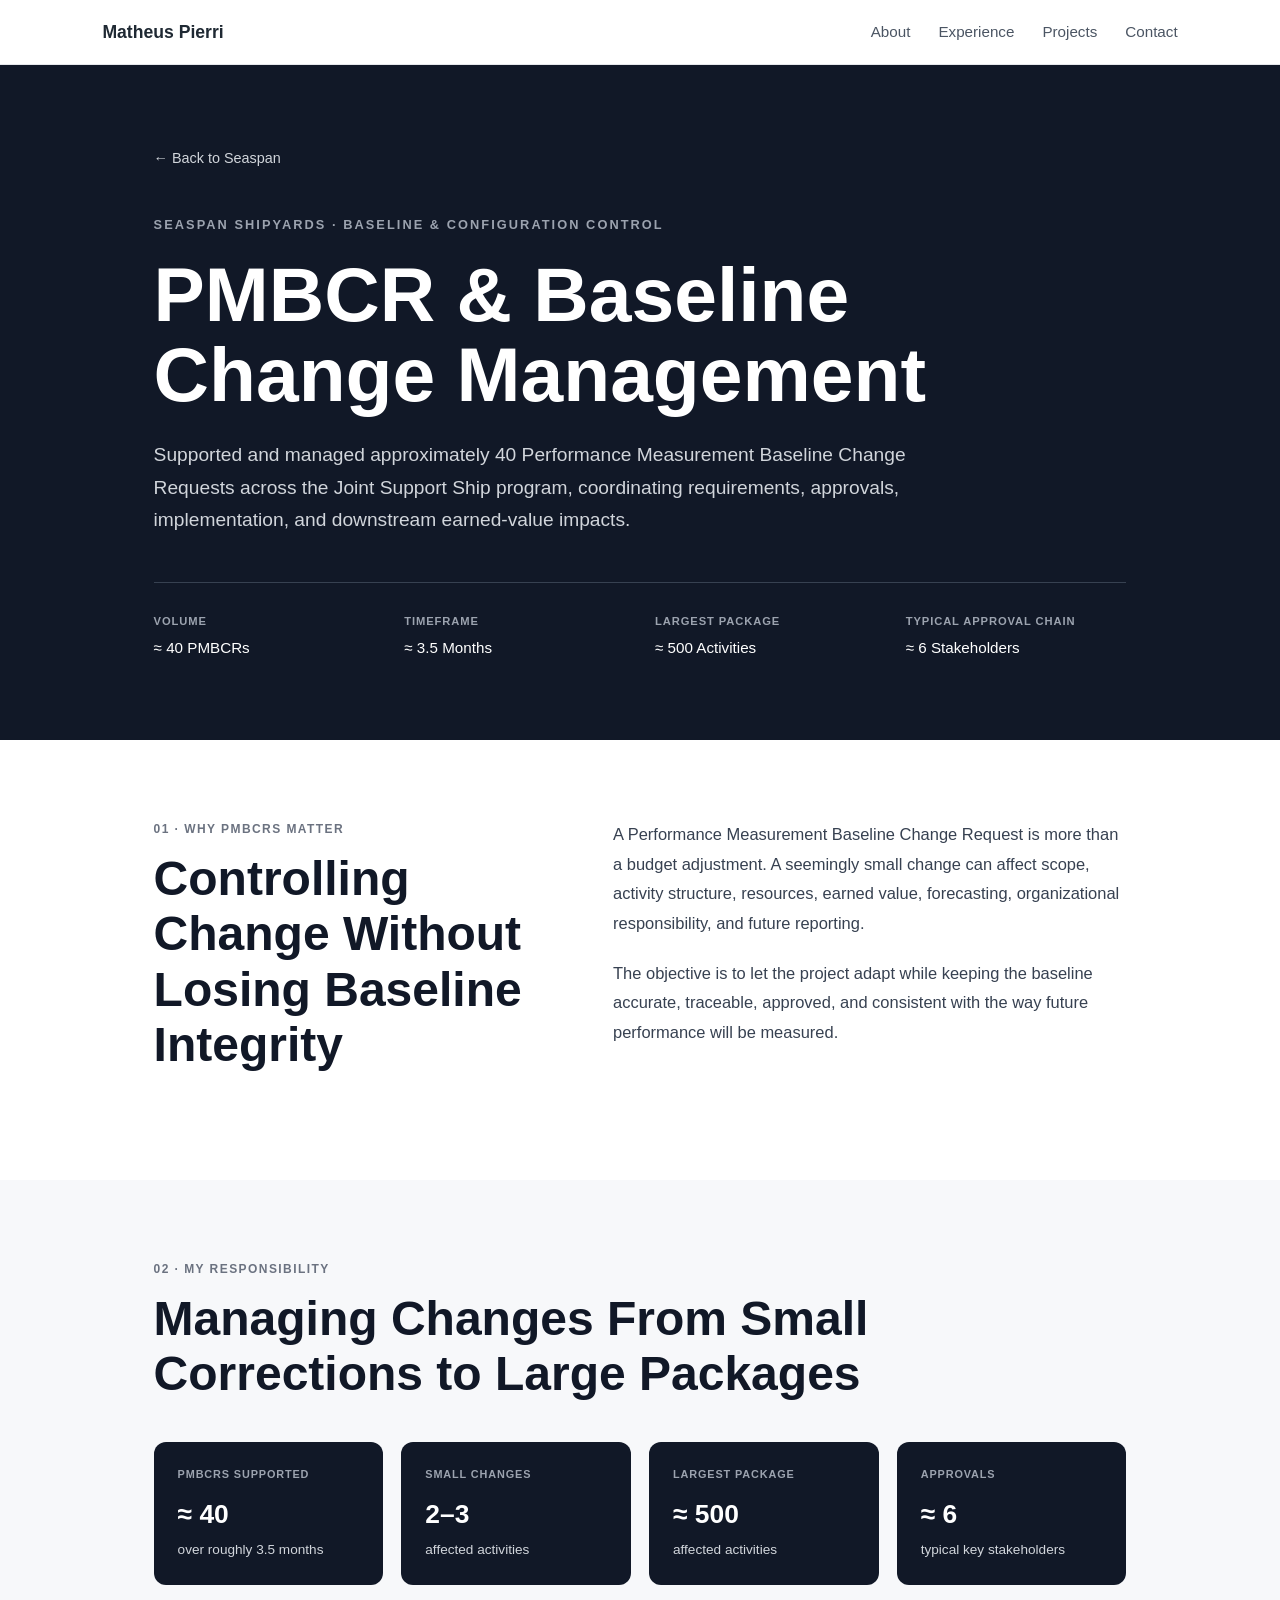
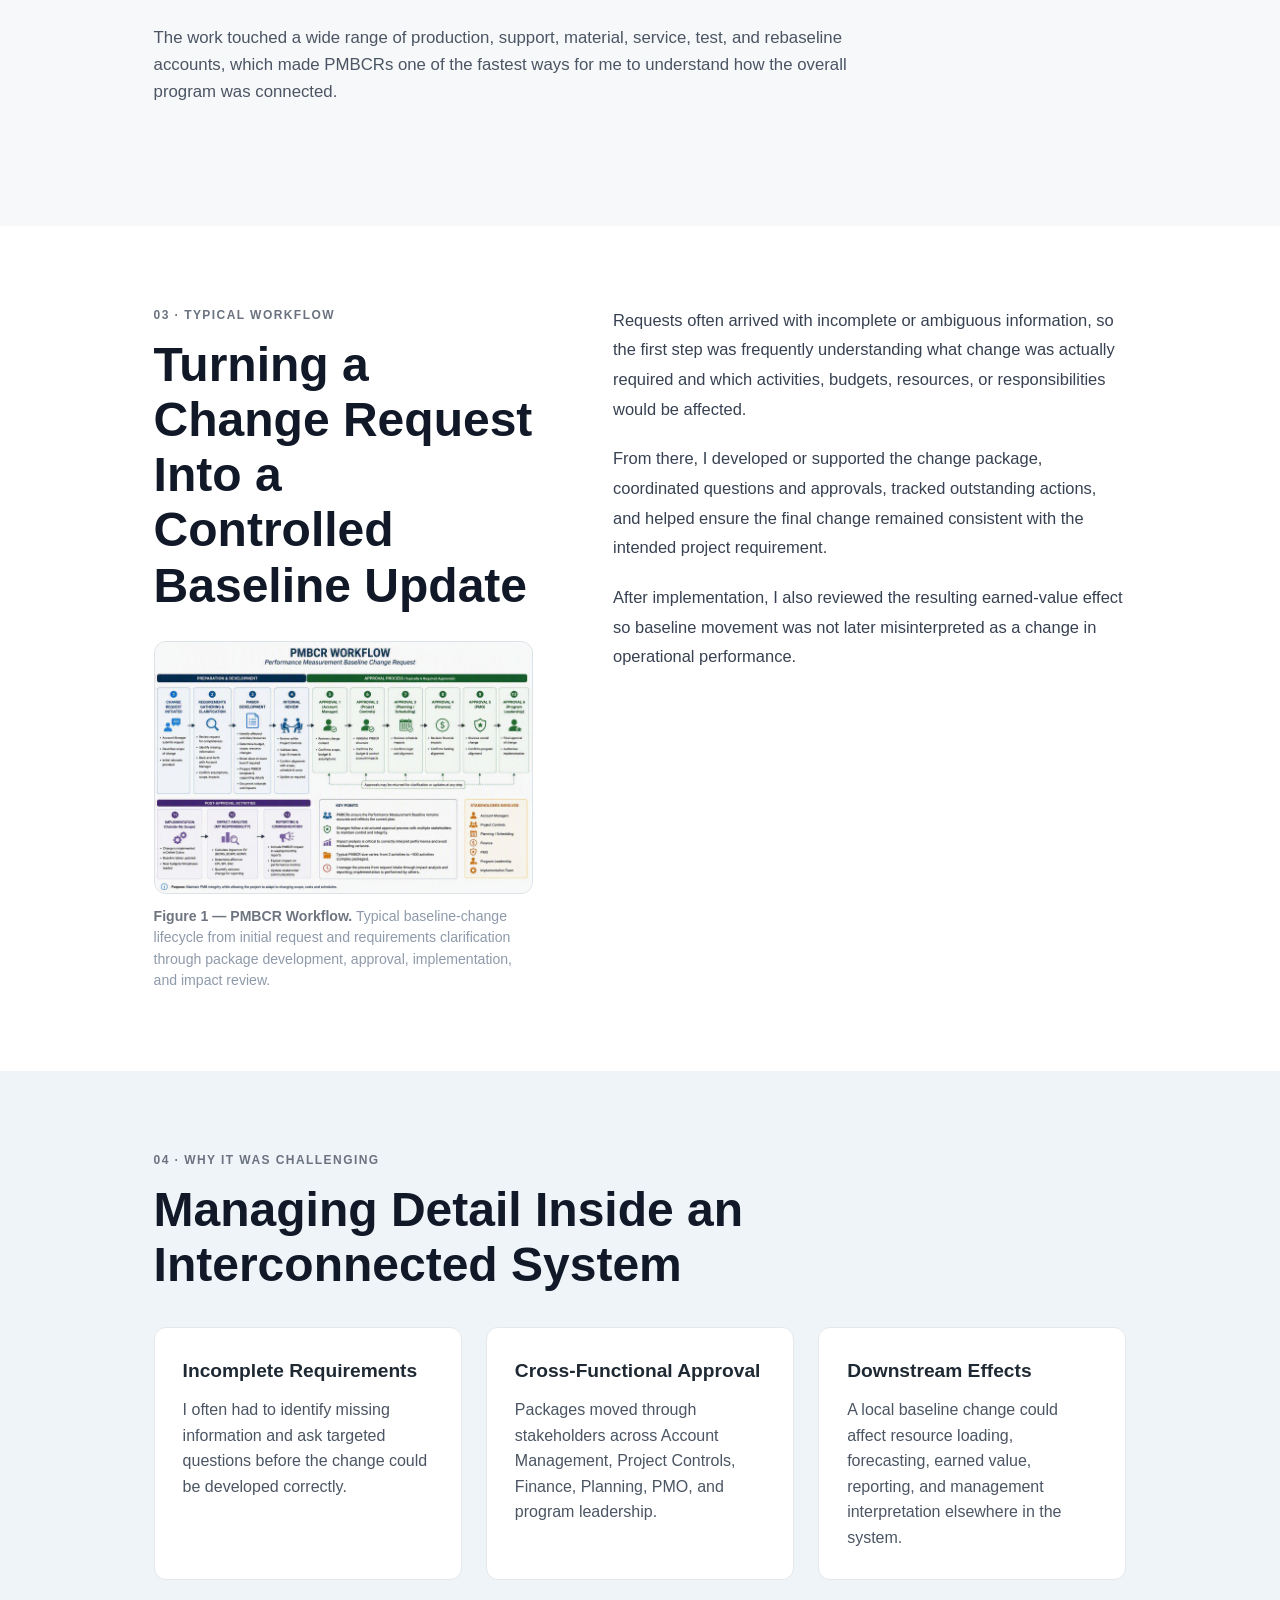
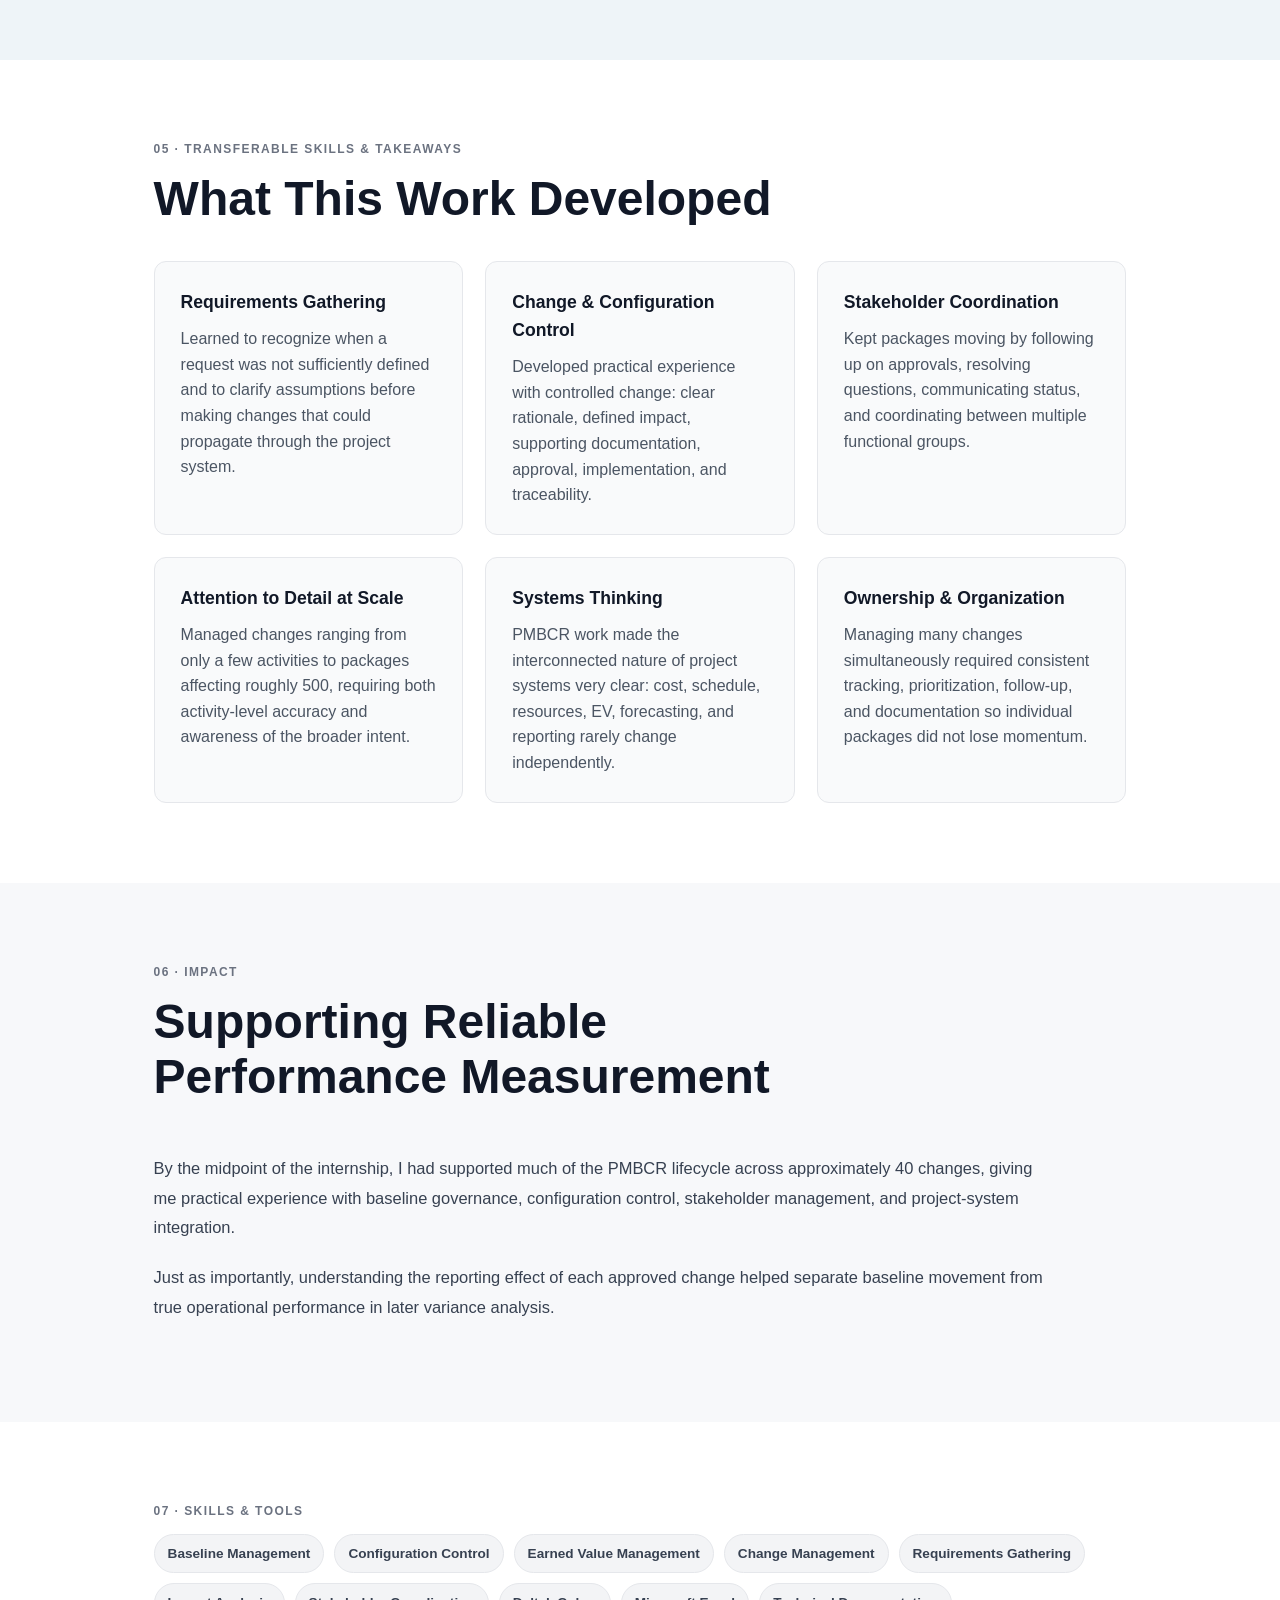
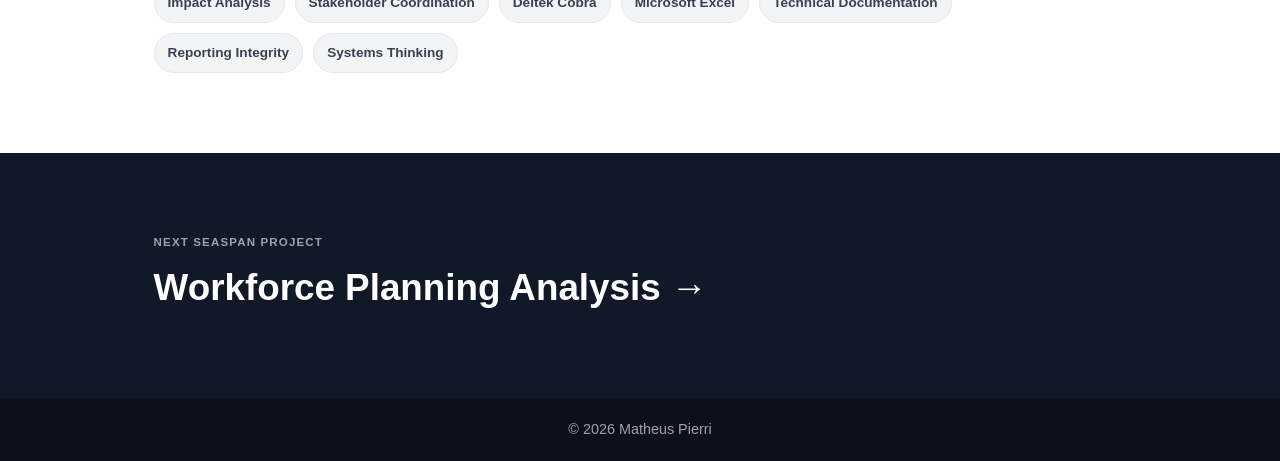
<file: projects/seaspan-pmbcr.html>
<!DOCTYPE html>
<html lang="en">

<head>
    <meta charset="UTF-8">
    <meta name="viewport" content="width=device-width, initial-scale=1.0">

    <title>PMBCR & Baseline Change Management | Matheus Pierri</title>

    <link rel="stylesheet" href="../style.css">
</head>


<body>

    <!-- Navigation -->
    <nav>
        <a href="../index.html">Matheus Pierri</a>

        <div>
            <a href="../index.html#about">About</a>
            <a href="../index.html#experience">Experience</a>
            <a href="../index.html#projects">Projects</a>
            <a href="../index.html#contact">Contact</a>
        </div>
    </nav>


    <main class="project-page">


        <!-- =====================================================
             HERO
             ===================================================== -->

        <section class="project-hero">

            <a class="back-link" href="seaspan.html">
                ← Back to Seaspan
            </a>

            <p class="eyebrow">
                Seaspan Shipyards · Baseline & Configuration Control
            </p>

            <h1>PMBCR & Baseline Change Management</h1>

            <p class="project-intro">
                Supported and managed approximately 40 Performance Measurement
                Baseline Change Requests across the Joint Support Ship program,
                coordinating requirements, approvals, implementation, and downstream
                earned-value impacts.
            </p>


            <div class="project-meta">

                <div>
                    <span>Volume</span>
                    <strong>≈ 40 PMBCRs</strong>
                </div>

                <div>
                    <span>Timeframe</span>
                    <strong>≈ 3.5 Months</strong>
                </div>

                <div>
                    <span>Largest Package</span>
                    <strong>≈ 500 Activities</strong>
                </div>

                <div>
                    <span>Typical Approval Chain</span>
                    <strong>≈ 6 Stakeholders</strong>
                </div>

            </div>

        </section>


        <!-- =====================================================
             01 WHY IT MATTERS
             ===================================================== -->

        <section class="project-content-section project-two-column">

            <div>

                <p class="section-label">01 · Why PMBCRs Matter</p>

                <h2>Controlling Change Without Losing Baseline Integrity</h2>

            </div>


            <div class="project-body-text">

                <p>
                    A Performance Measurement Baseline Change Request is more than a
                    budget adjustment. A seemingly small change can affect scope,
                    activity structure, resources, earned value, forecasting,
                    organizational responsibility, and future reporting.
                </p>

                <p>
                    The objective is to let the project adapt while keeping the
                    baseline accurate, traceable, approved, and consistent with the
                    way future performance will be measured.
                </p>

            </div>

        </section>


        <!-- =====================================================
             02 RESPONSIBILITY
             ===================================================== -->

        <section class="project-content-section project-highlight-section">

            <p class="section-label">02 · My Responsibility</p>

            <h2>Managing Changes From Small Corrections to Large Packages</h2>


            <div class="analysis-metric-grid">

                <article>
                    <span>PMBCRs Supported</span>
                    <strong>≈ 40</strong>
                    <p>over roughly 3.5 months</p>
                </article>

                <article>
                    <span>Small Changes</span>
                    <strong>2–3</strong>
                    <p>affected activities</p>
                </article>

                <article>
                    <span>Largest Package</span>
                    <strong>≈ 500</strong>
                    <p>affected activities</p>
                </article>

                <article>
                    <span>Approvals</span>
                    <strong>≈ 6</strong>
                    <p>typical key stakeholders</p>
                </article>

            </div>


            <p class="section-summary">
                The work touched a wide range of production, support, material,
                service, test, and rebaseline accounts, which made PMBCRs one of the
                fastest ways for me to understand how the overall program was connected.
            </p>

        </section>


        <!-- =====================================================
             03 WORKFLOW + IMAGE
             ===================================================== -->

        <section class="project-content-section project-two-column">

            <div>

                <p class="section-label">03 · Typical Workflow</p>

                <h2>Turning a Change Request Into a Controlled Baseline Update</h2>


                <figure class="project-figure">

                    <img
                        src="../images/seaspan/pmbcr-workflow.png"
                        alt="PMBCR workflow showing the steps from change request through approval and implementation">

                    <figcaption>
                        <strong>Figure 1 — PMBCR Workflow.</strong>
                        Typical baseline-change lifecycle from initial request and
                        requirements clarification through package development,
                        approval, implementation, and impact review.
                    </figcaption>

                </figure>

            </div>


            <div class="project-body-text">

                <p>
                    Requests often arrived with incomplete or ambiguous information,
                    so the first step was frequently understanding what change was
                    actually required and which activities, budgets, resources, or
                    responsibilities would be affected.
                </p>

                <p>
                    From there, I developed or supported the change package, coordinated
                    questions and approvals, tracked outstanding actions, and helped
                    ensure the final change remained consistent with the intended
                    project requirement.
                </p>

                <p>
                    After implementation, I also reviewed the resulting earned-value
                    effect so baseline movement was not later misinterpreted as a
                    change in operational performance.
                </p>

            </div>

        </section>


        <!-- =====================================================
             04 CHALLENGE
             ===================================================== -->

        <section class="project-content-section seaspan-focus-section">

            <p class="section-label">04 · Why It Was Challenging</p>

            <h2>Managing Detail Inside an Interconnected System</h2>


            <div class="project-three-column">

                <article>

                    <h3>Incomplete Requirements</h3>

                    <p>
                        I often had to identify missing information and ask targeted
                        questions before the change could be developed correctly.
                    </p>

                </article>


                <article>

                    <h3>Cross-Functional Approval</h3>

                    <p>
                        Packages moved through stakeholders across Account Management,
                        Project Controls, Finance, Planning, PMO, and program leadership.
                    </p>

                </article>


                <article>

                    <h3>Downstream Effects</h3>

                    <p>
                        A local baseline change could affect resource loading,
                        forecasting, earned value, reporting, and management
                        interpretation elsewhere in the system.
                    </p>

                </article>

            </div>

        </section>


        <!-- =====================================================
             05 TRANSFERABLE SKILLS
             ===================================================== -->

        <section class="project-content-section">

            <p class="section-label">05 · Transferable Skills & Takeaways</p>

            <h2>What This Work Developed</h2>


            <div class="project-feature-grid">

                <article>

                    <h3>Requirements Gathering</h3>

                    <p>
                        Learned to recognize when a request was not sufficiently
                        defined and to clarify assumptions before making changes
                        that could propagate through the project system.
                    </p>

                </article>


                <article>

                    <h3>Change & Configuration Control</h3>

                    <p>
                        Developed practical experience with controlled change:
                        clear rationale, defined impact, supporting documentation,
                        approval, implementation, and traceability.
                    </p>

                </article>


                <article>

                    <h3>Stakeholder Coordination</h3>

                    <p>
                        Kept packages moving by following up on approvals, resolving
                        questions, communicating status, and coordinating between
                        multiple functional groups.
                    </p>

                </article>


                <article>

                    <h3>Attention to Detail at Scale</h3>

                    <p>
                        Managed changes ranging from only a few activities to packages
                        affecting roughly 500, requiring both activity-level accuracy
                        and awareness of the broader intent.
                    </p>

                </article>


                <article>

                    <h3>Systems Thinking</h3>

                    <p>
                        PMBCR work made the interconnected nature of project systems
                        very clear: cost, schedule, resources, EV, forecasting, and
                        reporting rarely change independently.
                    </p>

                </article>


                <article>

                    <h3>Ownership & Organization</h3>

                    <p>
                        Managing many changes simultaneously required consistent
                        tracking, prioritization, follow-up, and documentation so
                        individual packages did not lose momentum.
                    </p>

                </article>

            </div>

        </section>


        <!-- =====================================================
             06 IMPACT
             ===================================================== -->

        <section class="project-content-section project-highlight-section">

            <p class="section-label">06 · Impact</p>

            <h2>Supporting Reliable Performance Measurement</h2>


            <div class="project-body-text project-text-wide">

                <p>
                    By the midpoint of the internship, I had supported much of the
                    PMBCR lifecycle across approximately 40 changes, giving me
                    practical experience with baseline governance, configuration
                    control, stakeholder management, and project-system integration.
                </p>

                <p>
                    Just as importantly, understanding the reporting effect of each
                    approved change helped separate baseline movement from true
                    operational performance in later variance analysis.
                </p>

            </div>

        </section>


        <!-- =====================================================
             SKILLS
             ===================================================== -->

        <section class="project-content-section">

            <p class="section-label">07 · Skills & Tools</p>

            <div class="skill-tags">

                <span>Baseline Management</span>
                <span>Configuration Control</span>
                <span>Earned Value Management</span>
                <span>Change Management</span>

                <span>Requirements Gathering</span>
                <span>Impact Analysis</span>
                <span>Stakeholder Coordination</span>

                <span>Deltek Cobra</span>
                <span>Microsoft Excel</span>

                <span>Technical Documentation</span>
                <span>Reporting Integrity</span>
                <span>Systems Thinking</span>

            </div>

        </section>


        <!-- =====================================================
             NEXT
             ===================================================== -->

        <section class="project-next">

            <p>Next Seaspan Project</p>

            <a href="seaspan-workforce.html">
                Workforce Planning Analysis →
            </a>

        </section>


    </main>


    <footer>
        <p>© 2026 Matheus Pierri</p>
    </footer>

</body>

</html>
</file>
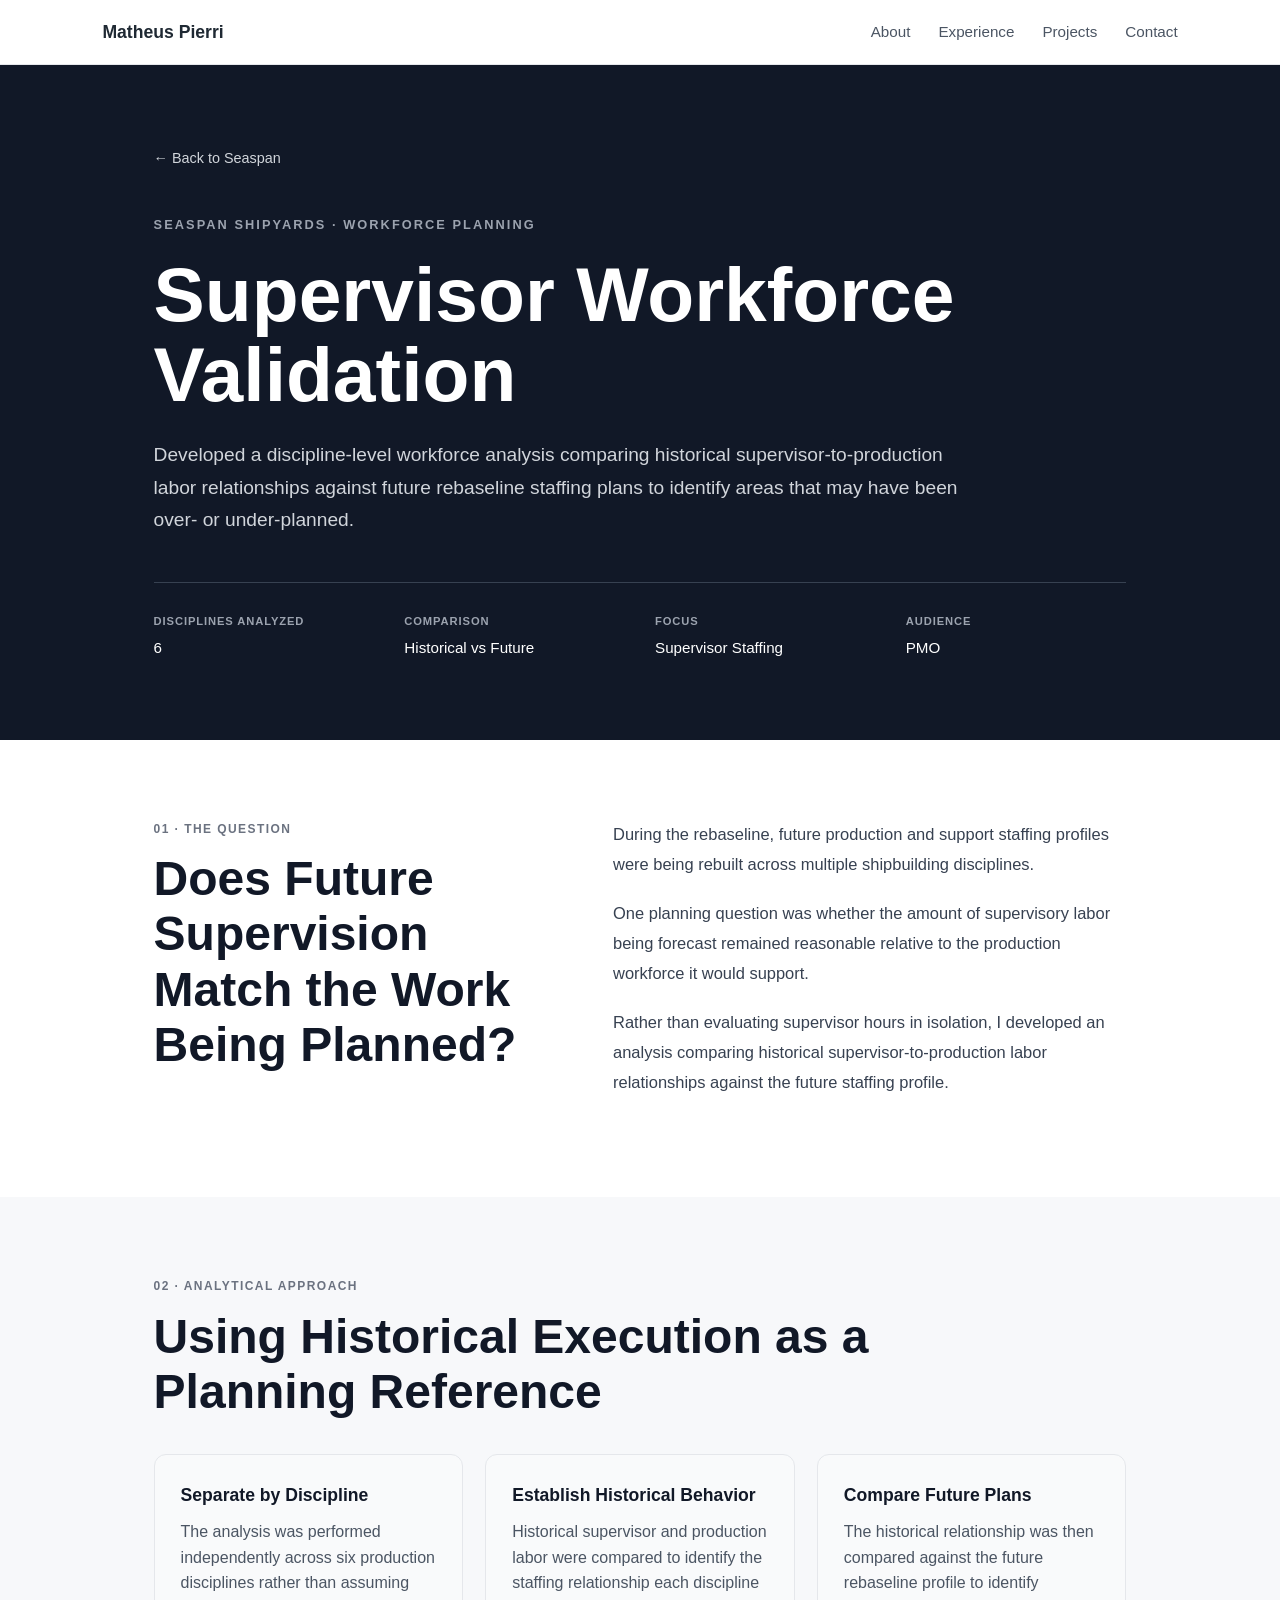
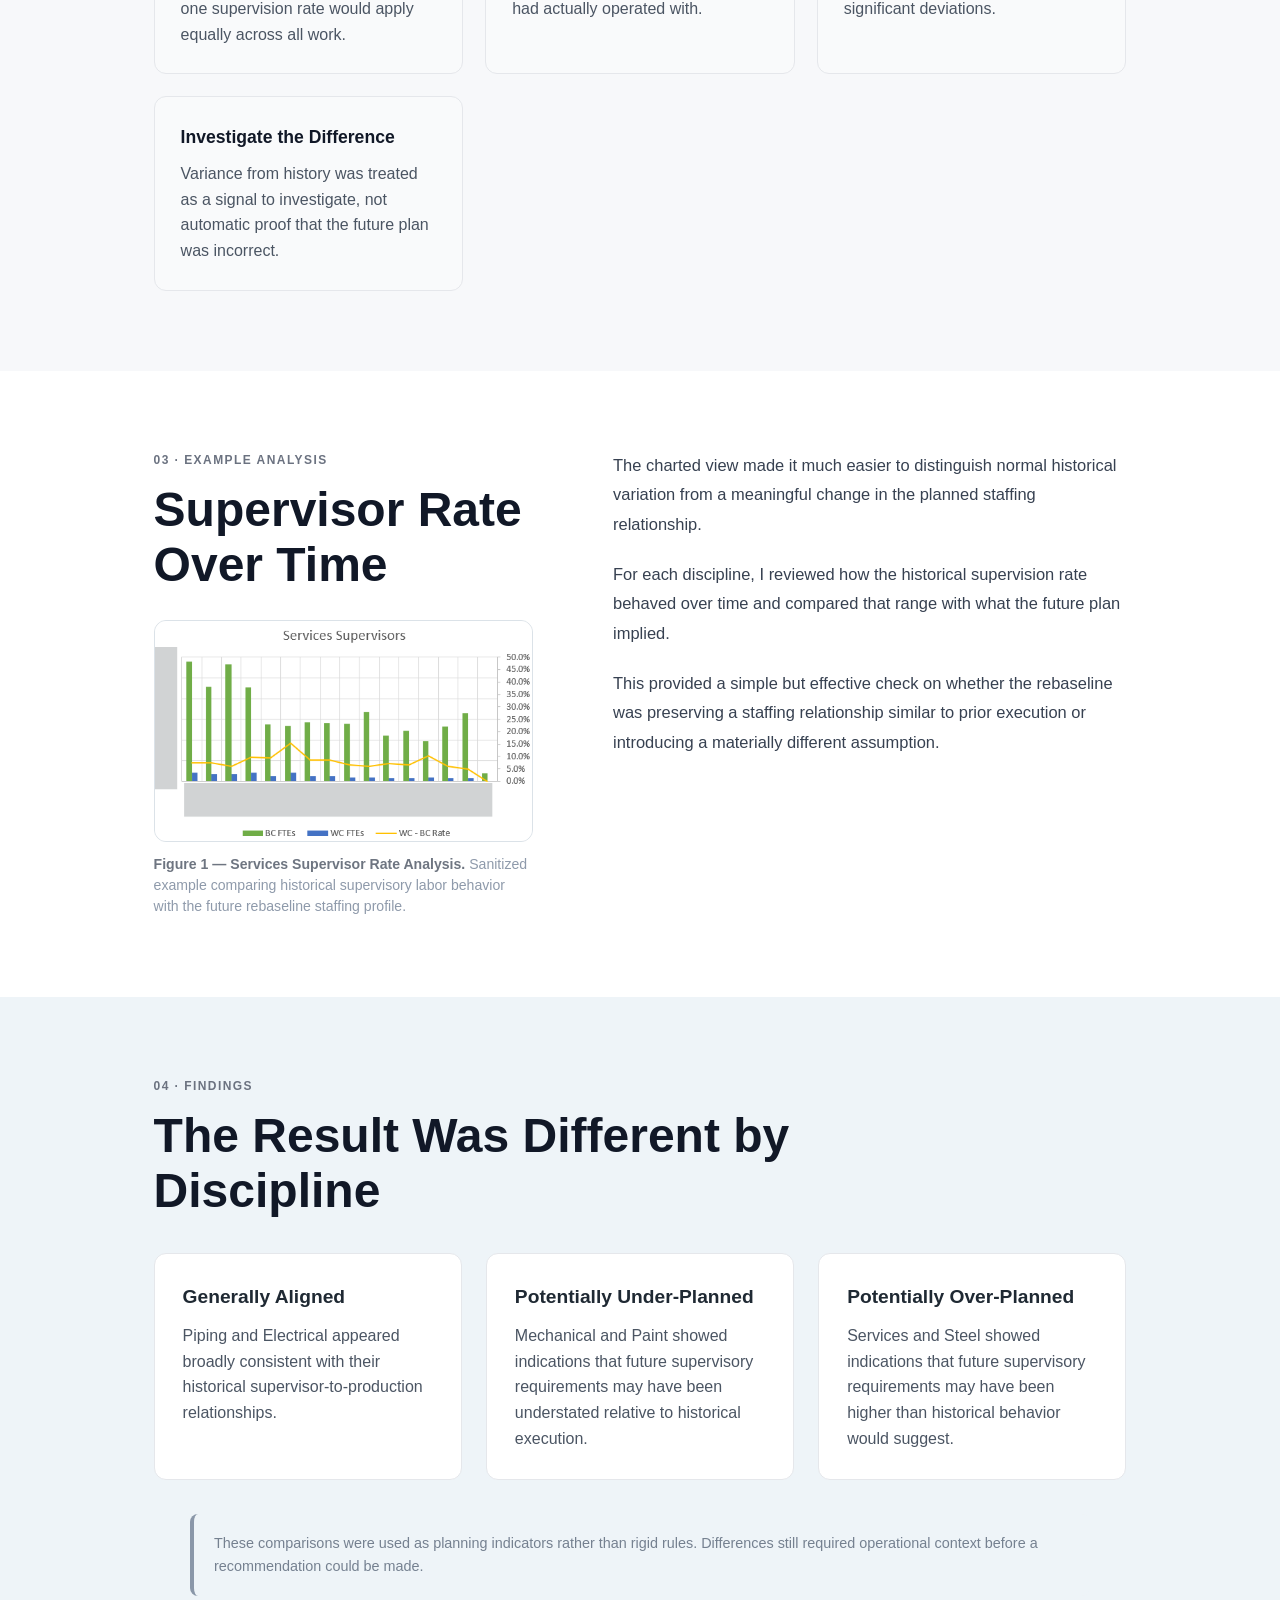
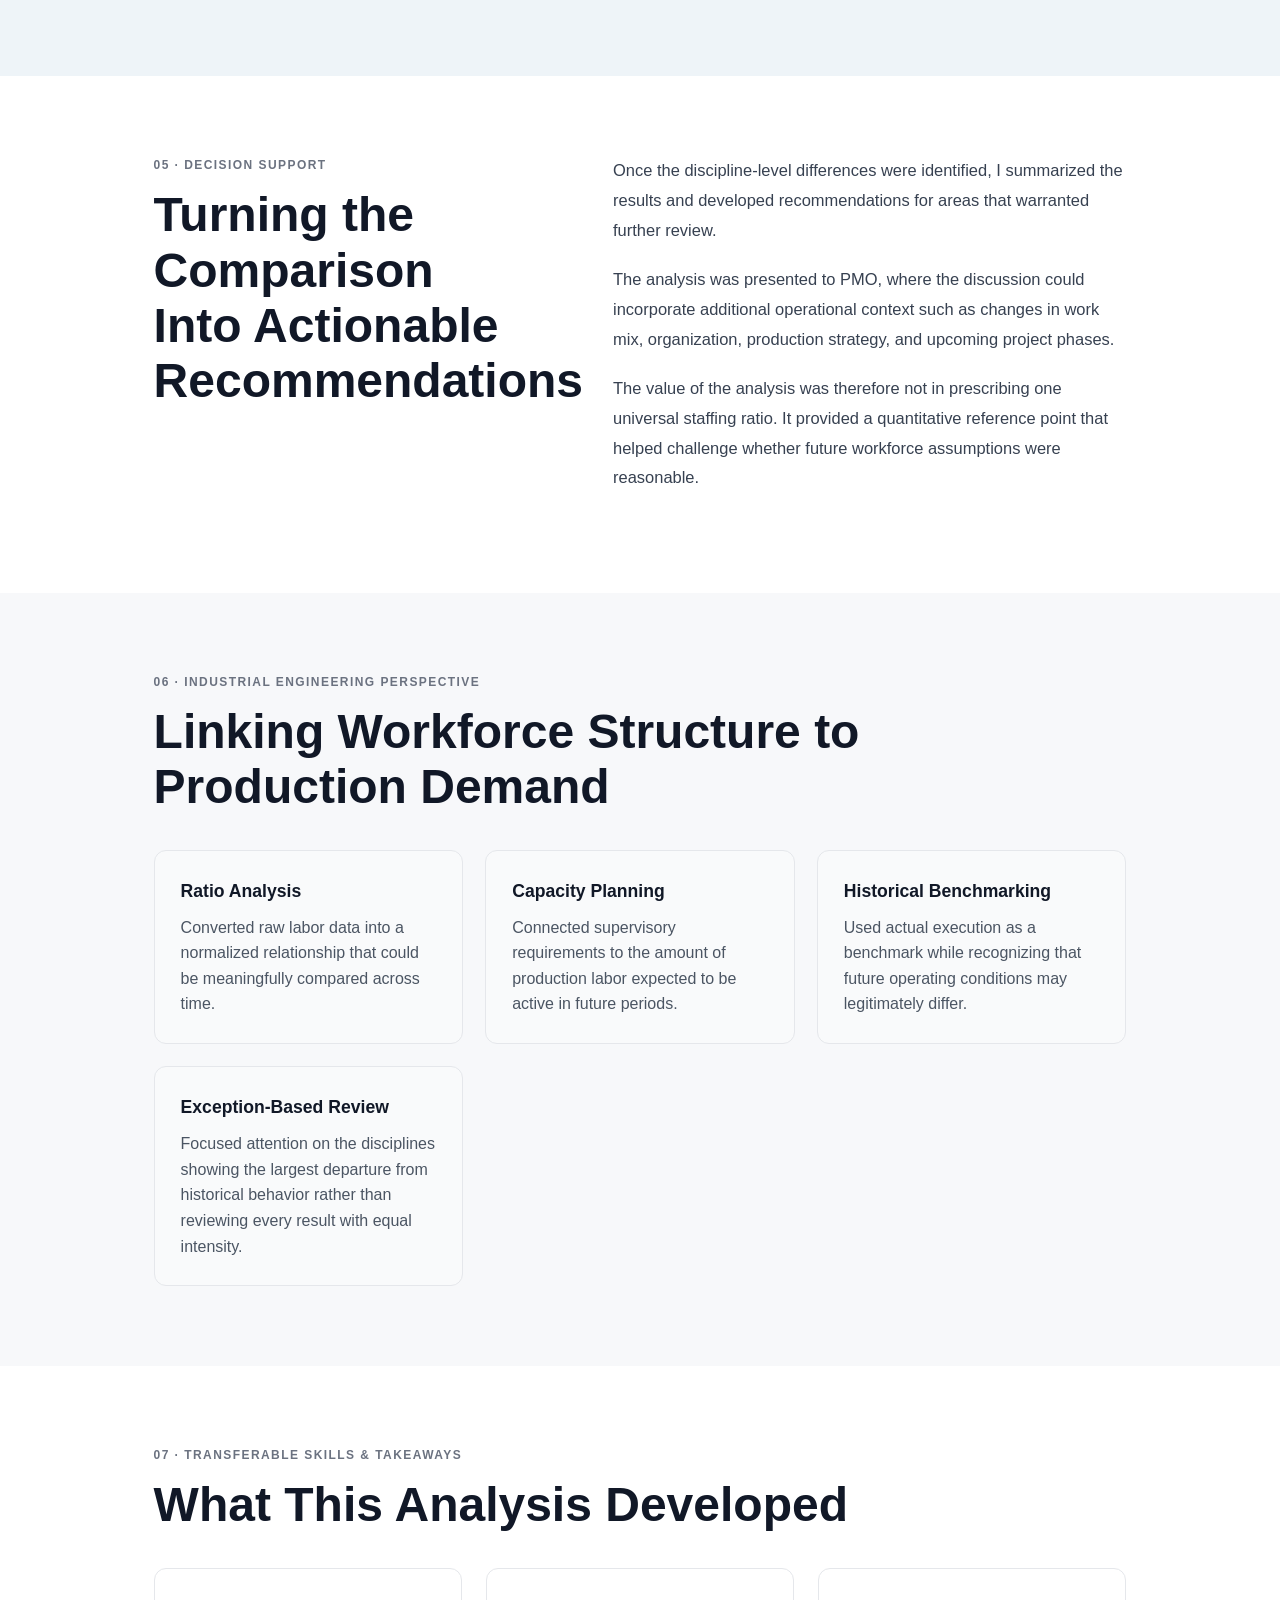
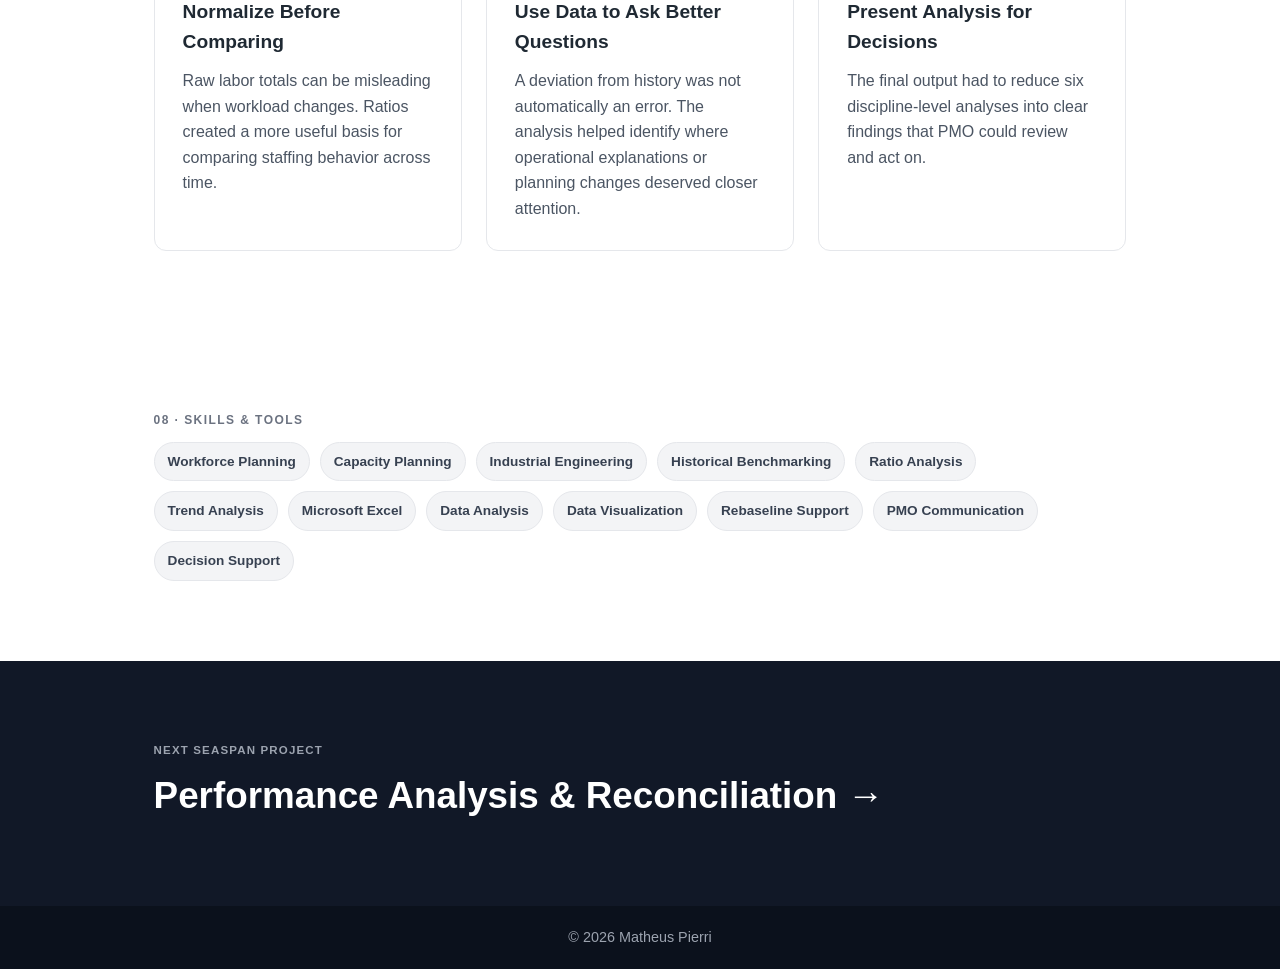
<file: projects/seaspan-workforce.html>
<!DOCTYPE html>
<html lang="en">

<head>
    <meta charset="UTF-8">
    <meta name="viewport" content="width=device-width, initial-scale=1.0">

    <title>Workforce Planning Analysis | Matheus Pierri</title>

    <link rel="stylesheet" href="../style.css">
</head>


<body>

    <!-- Navigation -->
    <nav>
        <a href="../index.html">Matheus Pierri</a>

        <div>
            <a href="../index.html#about">About</a>
            <a href="../index.html#experience">Experience</a>
            <a href="../index.html#projects">Projects</a>
            <a href="../index.html#contact">Contact</a>
        </div>
    </nav>


    <main class="project-page">


        <!-- =====================================================
             HERO
             ===================================================== -->

        <section class="project-hero">

            <a class="back-link" href="seaspan.html">
                ← Back to Seaspan
            </a>

            <p class="eyebrow">
                Seaspan Shipyards · Workforce Planning
            </p>

            <h1>Supervisor Workforce Validation</h1>

            <p class="project-intro">
                Developed a discipline-level workforce analysis comparing historical
                supervisor-to-production labor relationships against future rebaseline
                staffing plans to identify areas that may have been over- or
                under-planned.
            </p>


            <div class="project-meta">

                <div>
                    <span>Disciplines Analyzed</span>
                    <strong>6</strong>
                </div>

                <div>
                    <span>Comparison</span>
                    <strong>Historical vs Future</strong>
                </div>

                <div>
                    <span>Focus</span>
                    <strong>Supervisor Staffing</strong>
                </div>

                <div>
                    <span>Audience</span>
                    <strong>PMO</strong>
                </div>

            </div>

        </section>


        <!-- =====================================================
             01 THE QUESTION
             ===================================================== -->

        <section class="project-content-section project-two-column">

            <div>

                <p class="section-label">01 · The Question</p>

                <h2>Does Future Supervision Match the Work Being Planned?</h2>

            </div>


            <div class="project-body-text">

                <p>
                    During the rebaseline, future production and support staffing
                    profiles were being rebuilt across multiple shipbuilding
                    disciplines.
                </p>

                <p>
                    One planning question was whether the amount of supervisory labor
                    being forecast remained reasonable relative to the production
                    workforce it would support.
                </p>

                <p>
                    Rather than evaluating supervisor hours in isolation, I developed
                    an analysis comparing historical supervisor-to-production labor
                    relationships against the future staffing profile.
                </p>

            </div>

        </section>


        <!-- =====================================================
             02 APPROACH
             ===================================================== -->

        <section class="project-content-section project-highlight-section">

            <p class="section-label">02 · Analytical Approach</p>

            <h2>Using Historical Execution as a Planning Reference</h2>


            <div class="project-feature-grid">

                <article>

                    <h3>Separate by Discipline</h3>

                    <p>
                        The analysis was performed independently across six production
                        disciplines rather than assuming one supervision rate would
                        apply equally across all work.
                    </p>

                </article>


                <article>

                    <h3>Establish Historical Behavior</h3>

                    <p>
                        Historical supervisor and production labor were compared to
                        identify the staffing relationship each discipline had
                        actually operated with.
                    </p>

                </article>


                <article>

                    <h3>Compare Future Plans</h3>

                    <p>
                        The historical relationship was then compared against the
                        future rebaseline profile to identify significant deviations.
                    </p>

                </article>


                <article>

                    <h3>Investigate the Difference</h3>

                    <p>
                        Variance from history was treated as a signal to investigate,
                        not automatic proof that the future plan was incorrect.
                    </p>

                </article>

            </div>

        </section>


        <!-- =====================================================
             03 VISUAL
             ===================================================== -->

        <section class="project-content-section project-two-column">

            <div>

                <p class="section-label">03 · Example Analysis</p>

                <h2>Supervisor Rate Over Time</h2>


                <figure class="project-figure">

                    <img
                        src="../images/seaspan/services-supervisor-rate-analysis.png"
                        alt="Services discipline supervisor-to-production labor rate analysis">

                    <figcaption>
                        <strong>Figure 1 — Services Supervisor Rate Analysis.</strong>
                        Sanitized example comparing historical supervisory labor
                        behavior with the future rebaseline staffing profile.
                    </figcaption>

                </figure>

            </div>


            <div class="project-body-text">

                <p>
                    The charted view made it much easier to distinguish normal
                    historical variation from a meaningful change in the planned
                    staffing relationship.
                </p>

                <p>
                    For each discipline, I reviewed how the historical supervision
                    rate behaved over time and compared that range with what the
                    future plan implied.
                </p>

                <p>
                    This provided a simple but effective check on whether the
                    rebaseline was preserving a staffing relationship similar to
                    prior execution or introducing a materially different assumption.
                </p>

            </div>

        </section>


        <!-- =====================================================
             04 FINDINGS
             ===================================================== -->

        <section class="project-content-section seaspan-focus-section">

            <p class="section-label">04 · Findings</p>

            <h2>The Result Was Different by Discipline</h2>


            <div class="project-three-column">

                <article>

                    <h3>Generally Aligned</h3>

                    <p>
                        Piping and Electrical appeared broadly consistent with their
                        historical supervisor-to-production relationships.
                    </p>

                </article>


                <article>

                    <h3>Potentially Under-Planned</h3>

                    <p>
                        Mechanical and Paint showed indications that future
                        supervisory requirements may have been understated relative
                        to historical execution.
                    </p>

                </article>


                <article>

                    <h3>Potentially Over-Planned</h3>

                    <p>
                        Services and Steel showed indications that future supervisory
                        requirements may have been higher than historical behavior
                        would suggest.
                    </p>

                </article>

            </div>


            <p class="portfolio-note">
                These comparisons were used as planning indicators rather than rigid
                rules. Differences still required operational context before a
                recommendation could be made.
            </p>

        </section>


        <!-- =====================================================
             05 FROM ANALYSIS TO DECISION
             ===================================================== -->

        <section class="project-content-section project-two-column">

            <div>

                <p class="section-label">05 · Decision Support</p>

                <h2>Turning the Comparison Into Actionable Recommendations</h2>

            </div>


            <div class="project-body-text">

                <p>
                    Once the discipline-level differences were identified, I
                    summarized the results and developed recommendations for areas
                    that warranted further review.
                </p>

                <p>
                    The analysis was presented to PMO, where the discussion could
                    incorporate additional operational context such as changes in
                    work mix, organization, production strategy, and upcoming project
                    phases.
                </p>

                <p>
                    The value of the analysis was therefore not in prescribing one
                    universal staffing ratio. It provided a quantitative reference
                    point that helped challenge whether future workforce assumptions
                    were reasonable.
                </p>

            </div>

        </section>


        <!-- =====================================================
             06 INDUSTRIAL ENGINEERING ANGLE
             ===================================================== -->

        <section class="project-content-section project-highlight-section">

            <p class="section-label">06 · Industrial Engineering Perspective</p>

            <h2>Linking Workforce Structure to Production Demand</h2>


            <div class="project-feature-grid">

                <article>

                    <h3>Ratio Analysis</h3>

                    <p>
                        Converted raw labor data into a normalized relationship that
                        could be meaningfully compared across time.
                    </p>

                </article>


                <article>

                    <h3>Capacity Planning</h3>

                    <p>
                        Connected supervisory requirements to the amount of production
                        labor expected to be active in future periods.
                    </p>

                </article>


                <article>

                    <h3>Historical Benchmarking</h3>

                    <p>
                        Used actual execution as a benchmark while recognizing that
                        future operating conditions may legitimately differ.
                    </p>

                </article>


                <article>

                    <h3>Exception-Based Review</h3>

                    <p>
                        Focused attention on the disciplines showing the largest
                        departure from historical behavior rather than reviewing every
                        result with equal intensity.
                    </p>

                </article>

            </div>

        </section>


        <!-- =====================================================
             07 TAKEAWAYS
             ===================================================== -->

        <section class="project-content-section">

            <p class="section-label">07 · Transferable Skills & Takeaways</p>

            <h2>What This Analysis Developed</h2>


            <div class="project-three-column">

                <article>

                    <h3>Normalize Before Comparing</h3>

                    <p>
                        Raw labor totals can be misleading when workload changes.
                        Ratios created a more useful basis for comparing staffing
                        behavior across time.
                    </p>

                </article>


                <article>

                    <h3>Use Data to Ask Better Questions</h3>

                    <p>
                        A deviation from history was not automatically an error.
                        The analysis helped identify where operational explanations
                        or planning changes deserved closer attention.
                    </p>

                </article>


                <article>

                    <h3>Present Analysis for Decisions</h3>

                    <p>
                        The final output had to reduce six discipline-level analyses
                        into clear findings that PMO could review and act on.
                    </p>

                </article>

            </div>

        </section>


        <!-- =====================================================
             SKILLS
             ===================================================== -->

        <section class="project-content-section">

            <p class="section-label">08 · Skills & Tools</p>

            <div class="skill-tags">

                <span>Workforce Planning</span>
                <span>Capacity Planning</span>
                <span>Industrial Engineering</span>

                <span>Historical Benchmarking</span>
                <span>Ratio Analysis</span>
                <span>Trend Analysis</span>

                <span>Microsoft Excel</span>
                <span>Data Analysis</span>
                <span>Data Visualization</span>

                <span>Rebaseline Support</span>
                <span>PMO Communication</span>
                <span>Decision Support</span>

            </div>

        </section>


        <!-- =====================================================
             NEXT
             ===================================================== -->

        <section class="project-next">

            <p>Next Seaspan Project</p>

            <a href="seaspan-performance.html">
                Performance Analysis & Reconciliation →
            </a>

        </section>


    </main>


    <footer>
        <p>© 2026 Matheus Pierri</p>
    </footer>

</body>

</html>
</file>
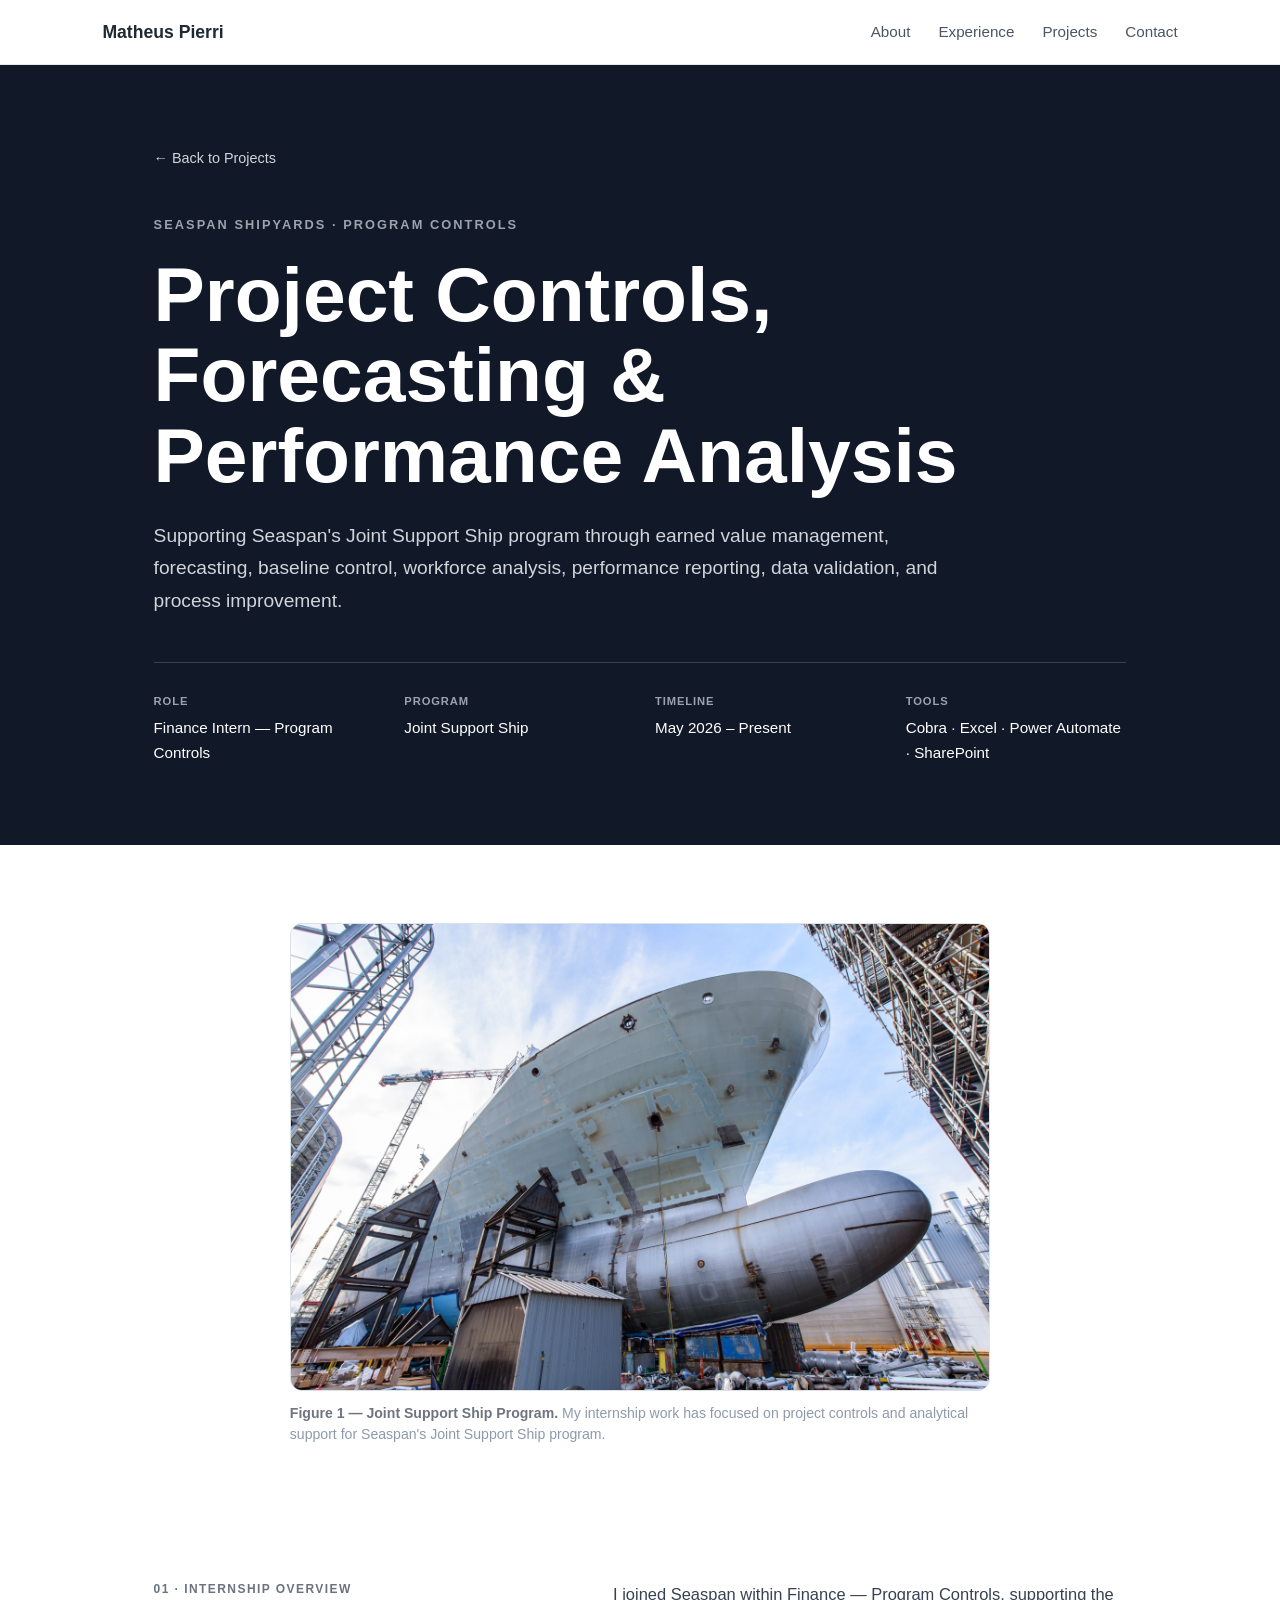
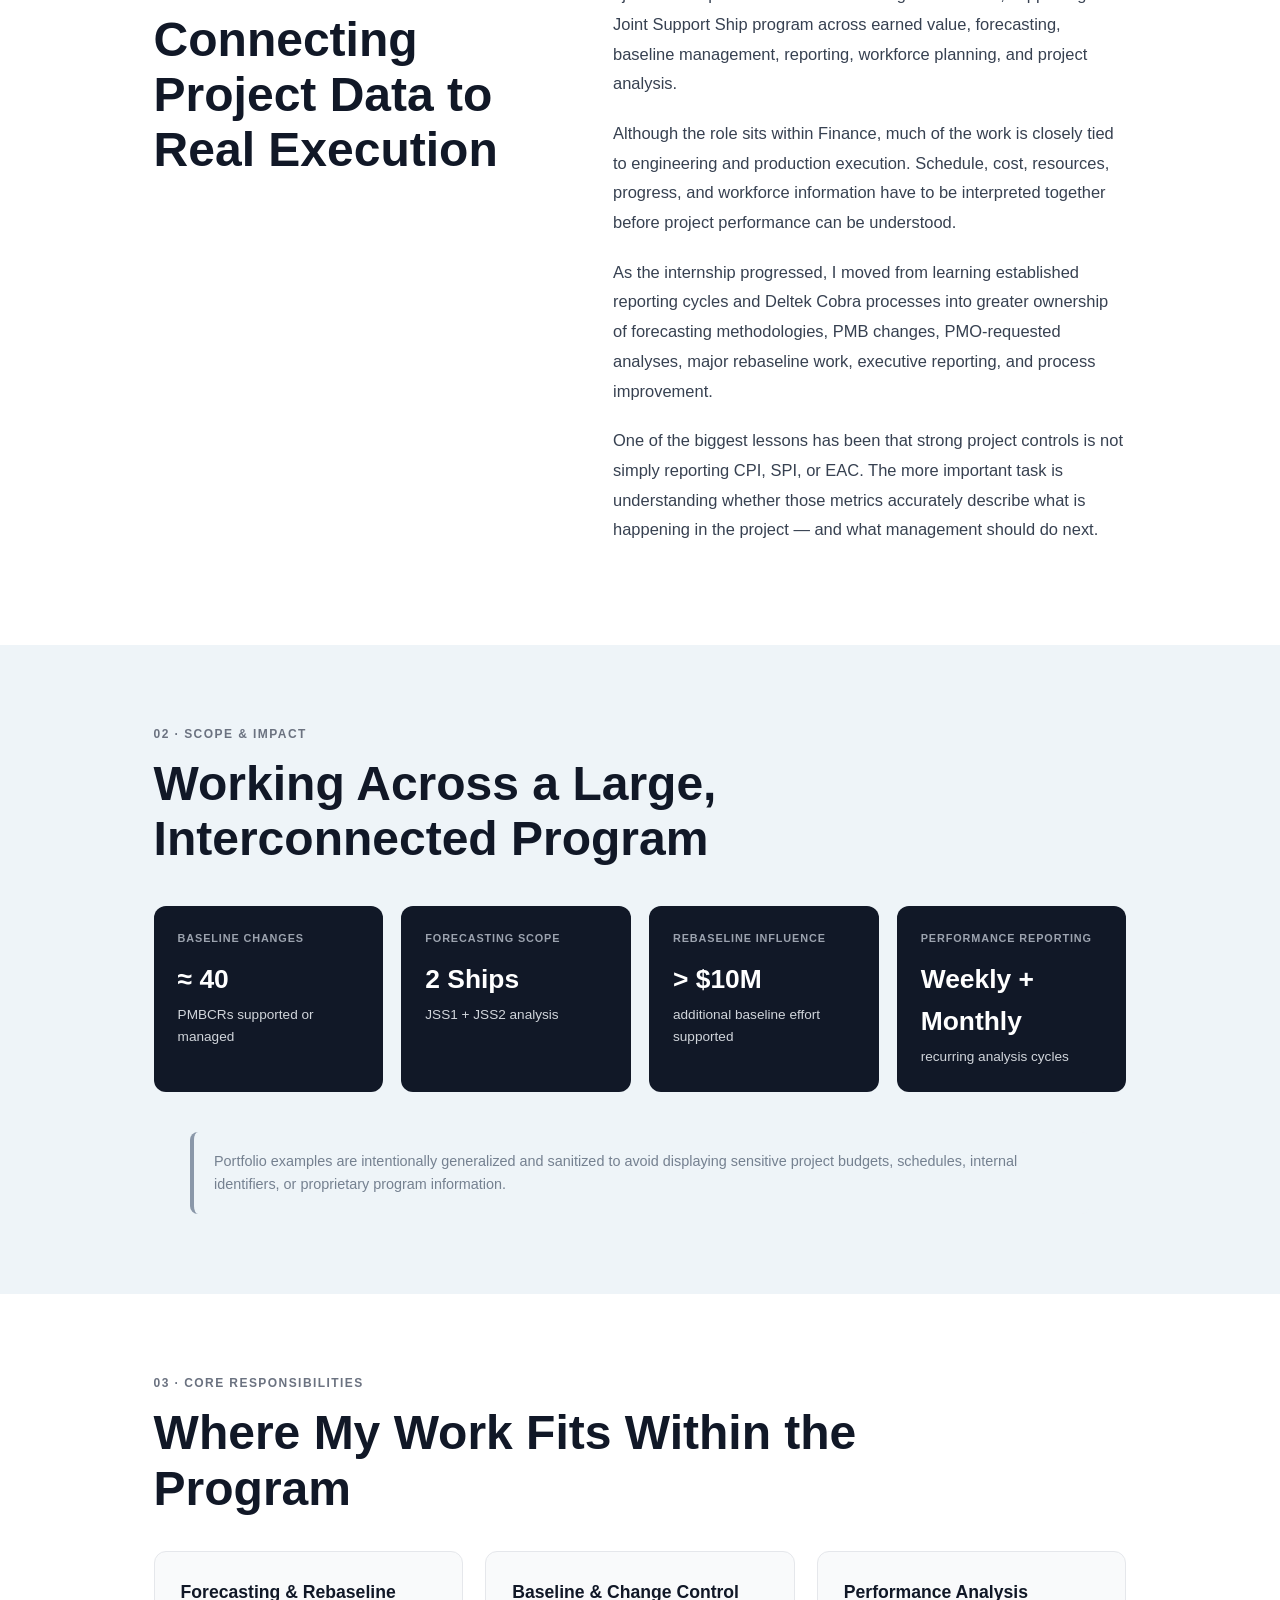
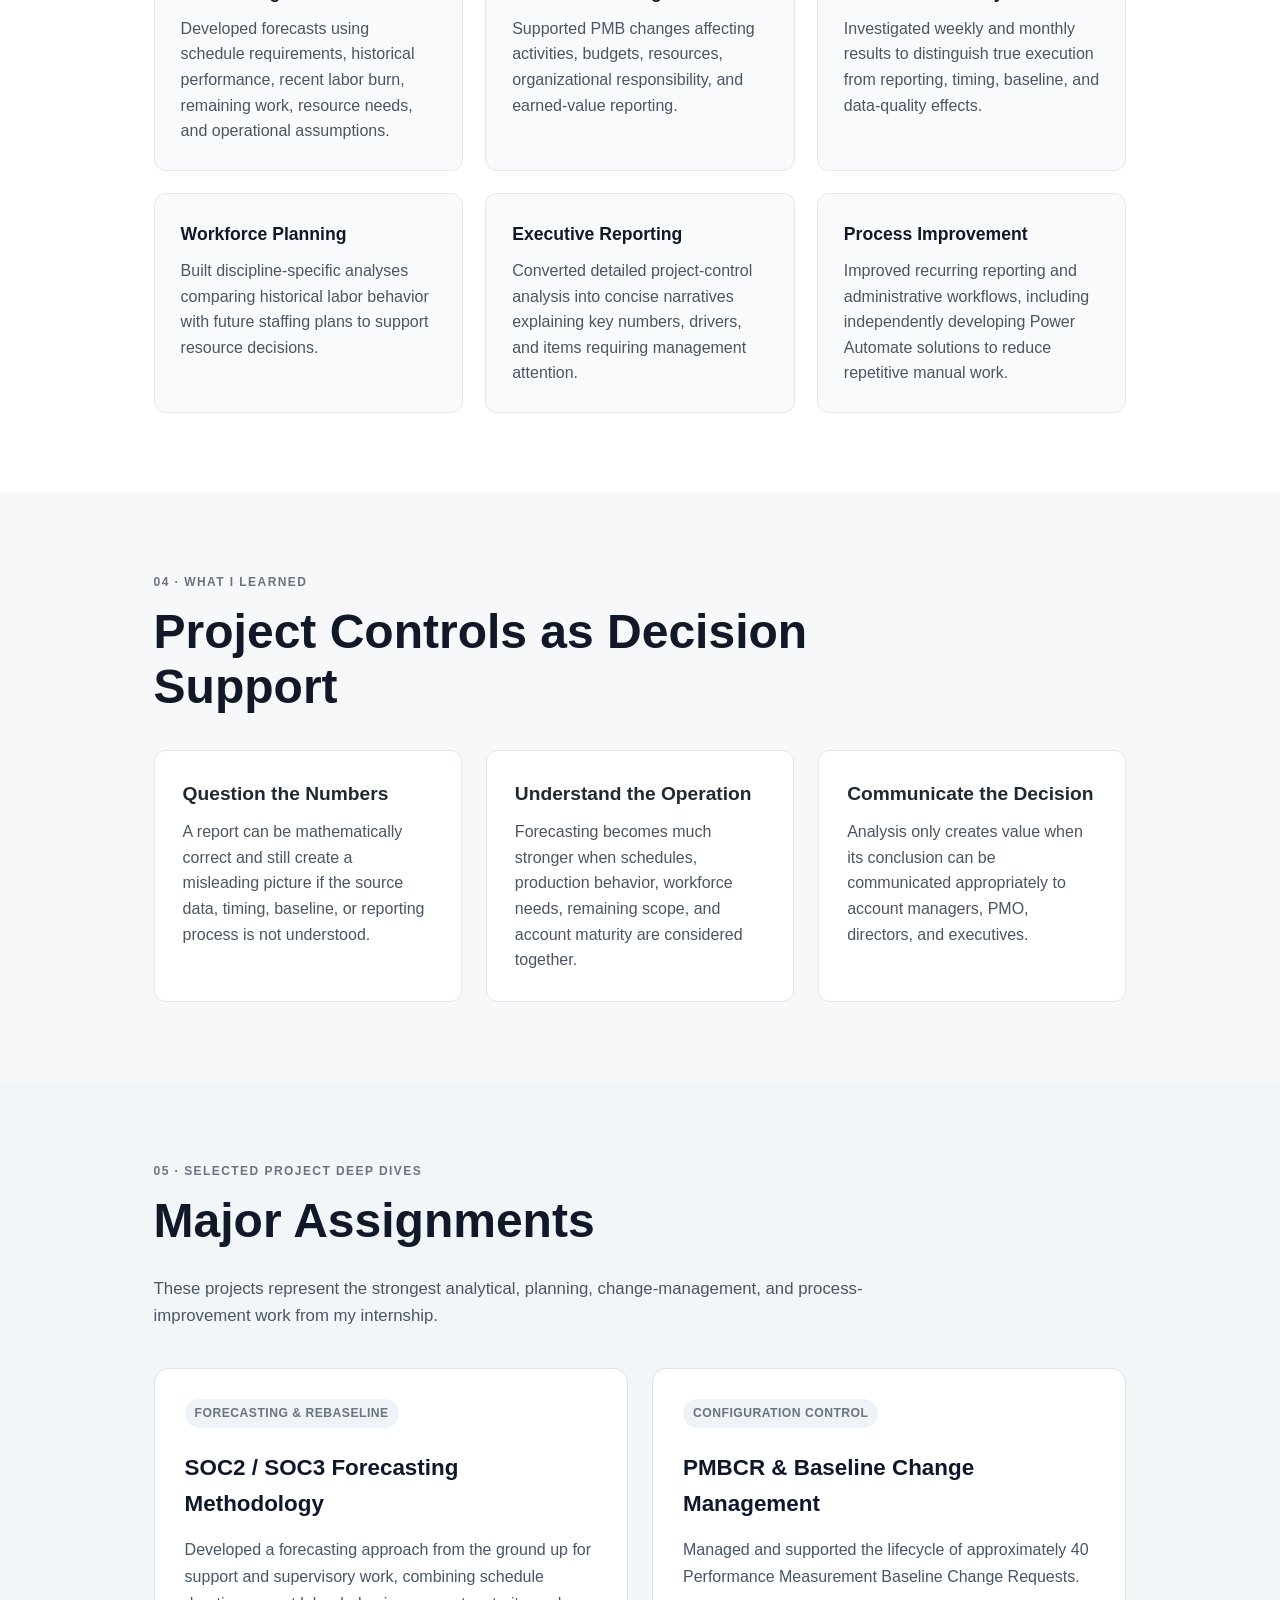
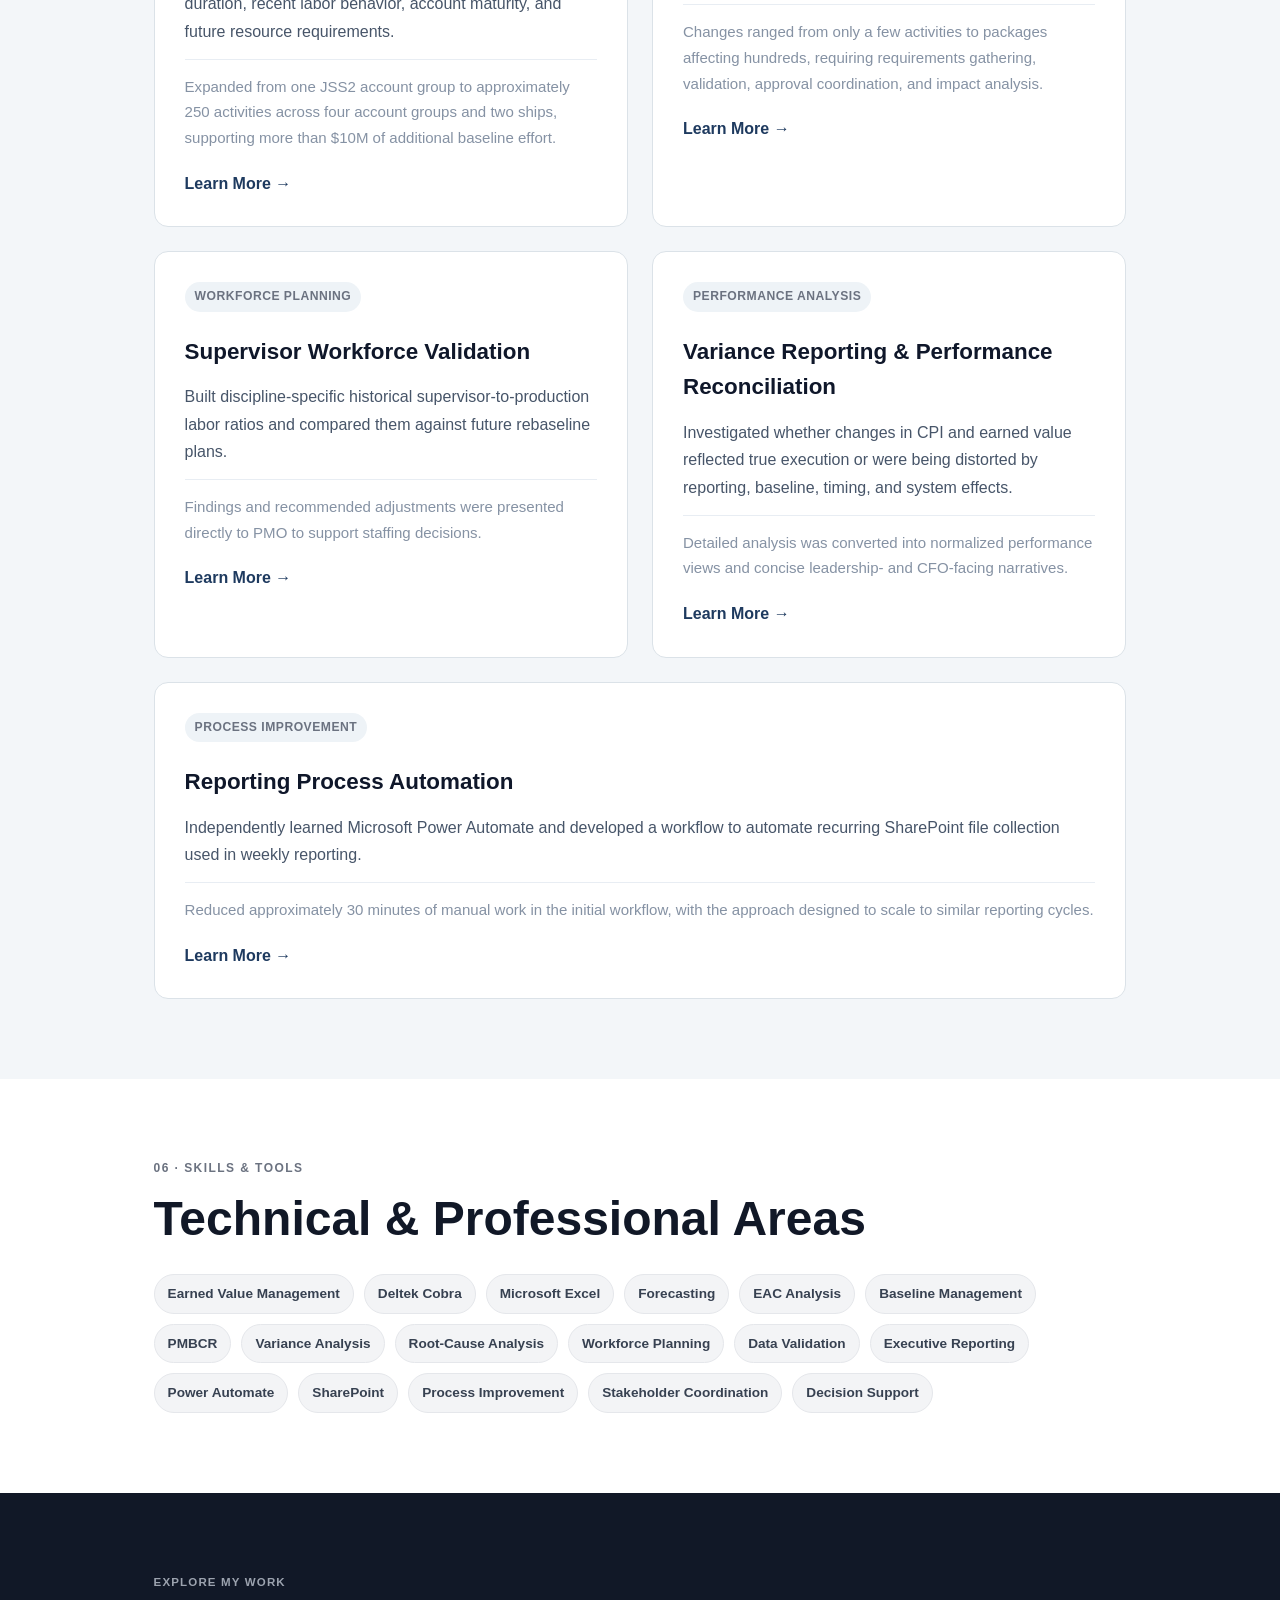
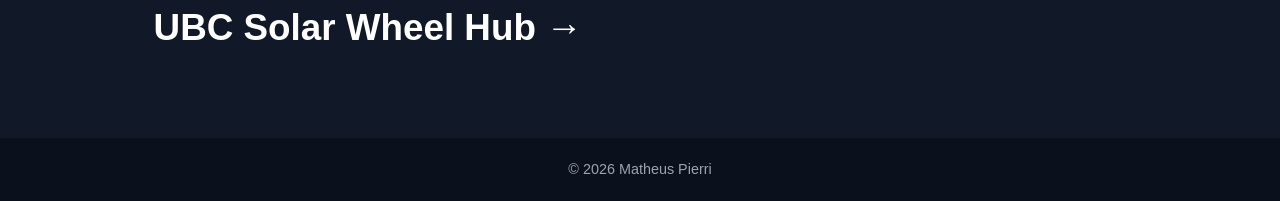
<file: projects/seaspan.html>
<!DOCTYPE html>
<html lang="en">

<head>
    <meta charset="UTF-8">
    <meta name="viewport" content="width=device-width, initial-scale=1.0">

    <title>Seaspan Project Controls | Matheus Pierri</title>

    <link rel="stylesheet" href="../style.css">
</head>


<body>

    <!-- Navigation -->
    <nav>
        <a href="../index.html">Matheus Pierri</a>

        <div>
            <a href="../index.html#about">About</a>
            <a href="../index.html#experience">Experience</a>
            <a href="../index.html#projects">Projects</a>
            <a href="../index.html#contact">Contact</a>
        </div>
    </nav>


    <main class="project-page">


        <!-- =====================================================
             HERO
             ===================================================== -->

        <section class="project-hero">

            <a class="back-link" href="../index.html#projects">
                ← Back to Projects
            </a>

            <p class="eyebrow">
                Seaspan Shipyards · Program Controls
            </p>

            <h1>Project Controls, Forecasting & Performance Analysis</h1>

            <p class="project-intro">
                Supporting Seaspan's Joint Support Ship program through earned value
                management, forecasting, baseline control, workforce analysis,
                performance reporting, data validation, and process improvement.
            </p>


            <div class="project-meta">

                <div>
                    <span>Role</span>
                    <strong>Finance Intern — Program Controls</strong>
                </div>

                <div>
                    <span>Program</span>
                    <strong>Joint Support Ship</strong>
                </div>

                <div>
                    <span>Timeline</span>
                    <strong>May 2026 – Present</strong>
                </div>

                <div>
                    <span>Tools</span>
                    <strong>Cobra · Excel · Power Automate · SharePoint</strong>
                </div>

            </div>

        </section>


        <!-- =====================================================
             SHIP IMAGE
             ===================================================== -->

        <section class="project-content-section seaspan-hero-media">

            <figure class="project-figure project-figure-wide">

                <img
                    src="../images/seaspan/seaspan-jss-ship-closeup.png"
                    alt="Joint Support Ship at Seaspan Shipyards">

                <figcaption>
                    <strong>Figure 1 — Joint Support Ship Program.</strong>
                    My internship work has focused on project controls and analytical
                    support for Seaspan's Joint Support Ship program.
                </figcaption>

            </figure>

        </section>


        <!-- =====================================================
             01 OVERVIEW
             ===================================================== -->

        <section class="project-content-section project-two-column">

            <div>

                <p class="section-label">01 · Internship Overview</p>

                <h2>Connecting Project Data to Real Execution</h2>

            </div>


            <div class="project-body-text">

                <p>
                    I joined Seaspan within Finance — Program Controls, supporting the
                    Joint Support Ship program across earned value, forecasting,
                    baseline management, reporting, workforce planning, and project
                    analysis.
                </p>

                <p>
                    Although the role sits within Finance, much of the work is closely
                    tied to engineering and production execution. Schedule, cost,
                    resources, progress, and workforce information have to be
                    interpreted together before project performance can be understood.
                </p>

                <p>
                    As the internship progressed, I moved from learning established
                    reporting cycles and Deltek Cobra processes into greater ownership
                    of forecasting methodologies, PMB changes, PMO-requested analyses,
                    major rebaseline work, executive reporting, and process improvement.
                </p>

                <p>
                    One of the biggest lessons has been that strong project controls
                    is not simply reporting CPI, SPI, or EAC. The more important task
                    is understanding whether those metrics accurately describe what
                    is happening in the project — and what management should do next.
                </p>

            </div>

        </section>


        <!-- =====================================================
             02 SCALE
             ===================================================== -->

        <section class="project-content-section seaspan-focus-section">

            <p class="section-label">02 · Scope & Impact</p>

            <h2>Working Across a Large, Interconnected Program</h2>


            <div class="analysis-metric-grid">

                <article>
                    <span>Baseline Changes</span>
                    <strong>≈ 40</strong>
                    <p>PMBCRs supported or managed</p>
                </article>

                <article>
                    <span>Forecasting Scope</span>
                    <strong>2 Ships</strong>
                    <p>JSS1 + JSS2 analysis</p>
                </article>

                <article>
                    <span>Rebaseline Influence</span>
                    <strong>&gt; $10M</strong>
                    <p>additional baseline effort supported</p>
                </article>

                <article>
                    <span>Performance Reporting</span>
                    <strong>Weekly + Monthly</strong>
                    <p>recurring analysis cycles</p>
                </article>

            </div>


            <p class="portfolio-note">
                Portfolio examples are intentionally generalized and sanitized to avoid
                displaying sensitive project budgets, schedules, internal identifiers,
                or proprietary program information.
            </p>

        </section>


        <!-- =====================================================
             03 CORE RESPONSIBILITIES
             ===================================================== -->

        <section class="project-content-section">

            <p class="section-label">03 · Core Responsibilities</p>

            <h2>Where My Work Fits Within the Program</h2>


            <div class="project-feature-grid">

                <article>

                    <h3>Forecasting & Rebaseline</h3>

                    <p>
                        Developed forecasts using schedule requirements, historical
                        performance, recent labor burn, remaining work, resource
                        needs, and operational assumptions.
                    </p>

                </article>


                <article>

                    <h3>Baseline & Change Control</h3>

                    <p>
                        Supported PMB changes affecting activities, budgets,
                        resources, organizational responsibility, and earned-value
                        reporting.
                    </p>

                </article>


                <article>

                    <h3>Performance Analysis</h3>

                    <p>
                        Investigated weekly and monthly results to distinguish true
                        execution from reporting, timing, baseline, and data-quality
                        effects.
                    </p>

                </article>


                <article>

                    <h3>Workforce Planning</h3>

                    <p>
                        Built discipline-specific analyses comparing historical labor
                        behavior with future staffing plans to support resource
                        decisions.
                    </p>

                </article>


                <article>

                    <h3>Executive Reporting</h3>

                    <p>
                        Converted detailed project-control analysis into concise
                        narratives explaining key numbers, drivers, and items requiring
                        management attention.
                    </p>

                </article>


                <article>

                    <h3>Process Improvement</h3>

                    <p>
                        Improved recurring reporting and administrative workflows,
                        including independently developing Power Automate solutions
                        to reduce repetitive manual work.
                    </p>

                </article>

            </div>

        </section>


        <!-- =====================================================
             04 WHAT I LEARNED
             ===================================================== -->

        <section class="project-content-section project-highlight-section">

            <p class="section-label">04 · What I Learned</p>

            <h2>Project Controls as Decision Support</h2>


            <div class="project-three-column">

                <article>

                    <h3>Question the Numbers</h3>

                    <p>
                        A report can be mathematically correct and still create a
                        misleading picture if the source data, timing, baseline,
                        or reporting process is not understood.
                    </p>

                </article>


                <article>

                    <h3>Understand the Operation</h3>

                    <p>
                        Forecasting becomes much stronger when schedules, production
                        behavior, workforce needs, remaining scope, and account
                        maturity are considered together.
                    </p>

                </article>


                <article>

                    <h3>Communicate the Decision</h3>

                    <p>
                        Analysis only creates value when its conclusion can be
                        communicated appropriately to account managers, PMO,
                        directors, and executives.
                    </p>

                </article>

            </div>

        </section>


        <!-- =====================================================
             05 SELECTED DEEP DIVES
             ===================================================== -->

        <section class="project-content-section seaspan-deep-dive-section">

            <p class="section-label">05 · Selected Project Deep Dives</p>

            <h2>Major Assignments</h2>

            <p class="section-summary">
                These projects represent the strongest analytical, planning,
                change-management, and process-improvement work from my internship.
            </p>


            <div class="seaspan-card-grid">


                <!-- Forecasting -->
                <article class="seaspan-project-card">

                    <span class="project-tag">Forecasting & Rebaseline</span>

                    <h3>SOC2 / SOC3 Forecasting Methodology</h3>

                    <p>
                        Developed a forecasting approach from the ground up for
                        support and supervisory work, combining schedule duration,
                        recent labor behavior, account maturity, and future resource
                        requirements.
                    </p>

                    <p class="card-detail">
                        Expanded from one JSS2 account group to approximately
                        250 activities across four account groups and two ships,
                        supporting more than $10M of additional baseline effort.
                    </p>

                    <a href="seaspan-forecasting.html">
                        Learn More →
                    </a>

                </article>


                <!-- PMBCR -->
                <article class="seaspan-project-card">

                    <span class="project-tag">Configuration Control</span>

                    <h3>PMBCR & Baseline Change Management</h3>

                    <p>
                        Managed and supported the lifecycle of approximately
                        40 Performance Measurement Baseline Change Requests.
                    </p>

                    <p class="card-detail">
                        Changes ranged from only a few activities to packages
                        affecting hundreds, requiring requirements gathering,
                        validation, approval coordination, and impact analysis.
                    </p>

                    <a href="seaspan-pmbcr.html">
                        Learn More →
                    </a>

                </article>


                <!-- Workforce -->
                <article class="seaspan-project-card">

                    <span class="project-tag">Workforce Planning</span>

                    <h3>Supervisor Workforce Validation</h3>

                    <p>
                        Built discipline-specific historical supervisor-to-production
                        labor ratios and compared them against future rebaseline plans.
                    </p>

                    <p class="card-detail">
                        Findings and recommended adjustments were presented directly
                        to PMO to support staffing decisions.
                    </p>

                    <a href="seaspan-workforce.html">
                        Learn More →
                    </a>

                </article>


                <!-- Performance -->
                <article class="seaspan-project-card">

                    <span class="project-tag">Performance Analysis</span>

                    <h3>Variance Reporting & Performance Reconciliation</h3>

                    <p>
                        Investigated whether changes in CPI and earned value reflected
                        true execution or were being distorted by reporting, baseline,
                        timing, and system effects.
                    </p>

                    <p class="card-detail">
                        Detailed analysis was converted into normalized performance
                        views and concise leadership- and CFO-facing narratives.
                    </p>

                    <a href="seaspan-performance.html">
                        Learn More →
                    </a>

                </article>


                <!-- Automation -->
                <article class="seaspan-project-card">

                    <span class="project-tag">Process Improvement</span>

                    <h3>Reporting Process Automation</h3>

                    <p>
                        Independently learned Microsoft Power Automate and developed
                        a workflow to automate recurring SharePoint file collection
                        used in weekly reporting.
                    </p>

                    <p class="card-detail">
                        Reduced approximately 30 minutes of manual work in the initial
                        workflow, with the approach designed to scale to similar
                        reporting cycles.
                    </p>

                    <a href="seaspan-automation.html">
                        Learn More →
                    </a>

                </article>


            </div>

        </section>


        <!-- =====================================================
             SKILLS
             ===================================================== -->

        <section class="project-content-section">

            <p class="section-label">06 · Skills & Tools</p>

            <h2>Technical & Professional Areas</h2>


            <div class="skill-tags">

                <span>Earned Value Management</span>
                <span>Deltek Cobra</span>
                <span>Microsoft Excel</span>
                <span>Forecasting</span>
                <span>EAC Analysis</span>

                <span>Baseline Management</span>
                <span>PMBCR</span>
                <span>Variance Analysis</span>
                <span>Root-Cause Analysis</span>

                <span>Workforce Planning</span>
                <span>Data Validation</span>
                <span>Executive Reporting</span>

                <span>Power Automate</span>
                <span>SharePoint</span>
                <span>Process Improvement</span>

                <span>Stakeholder Coordination</span>
                <span>Decision Support</span>

            </div>

        </section>


        <!-- =====================================================
             NEXT
             ===================================================== -->

        <section class="project-next">

            <p>Explore My Work</p>

            <a href="solar.html">
                UBC Solar Wheel Hub →
            </a>

        </section>


    </main>


    <footer>
        <p>© 2026 Matheus Pierri</p>
    </footer>

</body>

</html>
</file>
<file: style.css>
* {
    margin: 0;
    padding: 0;
    box-sizing: border-box;
}

html {
    scroll-behavior: smooth;
}

body {
    font-family: Arial, Helvetica, sans-serif;
    line-height: 1.6;
    color: #1f2933;
    background: #f7f8fa;
}

a {
    color: inherit;
    text-decoration: none;
}

nav {
    position: sticky;
    top: 0;
    z-index: 1000;

    display: flex;
    justify-content: space-between;
    align-items: center;

    padding: 18px 8%;

    background: rgba(255, 255, 255, 0.95);
    border-bottom: 1px solid #e5e7eb;
}

nav > a {
    font-weight: 700;
    font-size: 1.1rem;
}

nav div {
    display: flex;
    gap: 28px;
}

nav div a {
    font-size: 0.95rem;
    color: #4b5563;
}

nav div a:hover {
    color: #111827;
}

header {
    min-height: 78vh;

    display: flex;
    flex-direction: column;
    justify-content: center;
    align-items: flex-start;

    padding: 80px 12%;

    background: #111827;
    color: white;
}

header h1 {
    font-size: clamp(3rem, 7vw, 5.5rem);
    line-height: 1;
    margin-bottom: 18px;
}

header h2 {
    font-size: clamp(1.3rem, 2.5vw, 2rem);
    font-weight: 400;
    margin-bottom: 18px;
    color: #d1d5db;
}

header p {
    max-width: 650px;
    font-size: 1.1rem;
    margin-bottom: 30px;
    color: #d1d5db;
}

header a {
    display: inline-block;

    padding: 12px 20px;

    background: white;
    color: #111827;

    border-radius: 8px;
    font-weight: 600;
}

header a:hover {
    transform: translateY(-2px);
}

section {
    padding: 90px 12%;
}

section > h2 {
    font-size: 2.2rem;
    margin-bottom: 30px;
    color: #111827;
}

#about {
    background: white;
}

#about p {
    max-width: 800px;
    margin-bottom: 16px;
    font-size: 1.05rem;
}

#experience {
    background: #f7f8fa;
}

#experience article {
    background: white;

    padding: 28px;
    margin-bottom: 22px;

    border-radius: 12px;
    border: 1px solid #e5e7eb;
}

#experience article h3 {
    font-size: 1.35rem;
    margin-bottom: 4px;
}

#experience article p:first-of-type {
    font-weight: 600;
    color: #4b5563;
    margin-bottom: 10px;
}

#projects {
    background: white;

    display: grid;
    grid-template-columns: repeat(2, minmax(0, 1fr));
    gap: 24px;
}

#projects > h2 {
    grid-column: 1 / -1;
}

#projects article {
    background: #f7f8fa;

    padding: 30px;

    border-radius: 14px;
    border: 1px solid #e5e7eb;

    transition: transform 0.2s ease, box-shadow 0.2s ease;
}

#projects article:hover {
    transform: translateY(-4px);
    box-shadow: 0 10px 25px rgba(0, 0, 0, 0.08);
}

#projects article h3 {
    font-size: 1.35rem;
    margin-bottom: 12px;
}

#projects article p {
    margin-bottom: 18px;
    color: #4b5563;
}

#projects article a {
    font-weight: 700;
}

#contact {
    background: #111827;
    color: white;
}

#contact h2 {
    color: white;
}

#contact p {
    margin-bottom: 8px;
}

footer {
    padding: 20px 12%;

    background: #0b111c;
    color: #9ca3af;

    text-align: center;
    font-size: 0.9rem;
}

@media (max-width: 800px) {

    nav {
        padding: 16px 6%;
    }

    nav div {
        gap: 14px;
    }

    header {
        padding: 70px 8%;
    }

    section {
        padding: 70px 8%;
    }

    #projects {
        grid-template-columns: 1fr;
    }

    #projects > h2 {
        grid-column: auto;
    }
}

@media (max-width: 600px) {

    nav div {
        display: none;
    }

    header {
        min-height: 70vh;
    }

    header h1 {
        font-size: 3rem;
    }
}

.eyebrow {
    text-transform: uppercase;
    letter-spacing: 0.16em;
    font-size: 0.8rem;
    font-weight: 700;
    color: #9ca3af;
    margin-bottom: 18px;
}

.hero-text {
    max-width: 720px;
}

.hero-buttons {
    display: flex;
    gap: 14px;
    flex-wrap: wrap;
}

.primary-button,
.secondary-button {
    display: inline-block;
    padding: 12px 20px;
    border-radius: 8px;
    font-weight: 600;
}

.primary-button {
    background: white;
    color: #111827;
}

.secondary-button {
    background: transparent;
    color: white;
    border: 1px solid #6b7280;
}

.secondary-button:hover {
    background: #1f2937;
}

.card-topline {
    display: flex;
    justify-content: space-between;
    gap: 20px;

    margin-bottom: 12px;

    text-transform: uppercase;
    letter-spacing: 0.08em;
    font-size: 0.75rem;
    font-weight: 700;

    color: #6b7280;
}

.project-image-placeholder {
    height: 220px;

    display: flex;
    align-items: center;
    justify-content: center;

    margin: -30px -30px 24px;

    background: #e5e7eb;
    color: #6b7280;

    border-radius: 14px 14px 0 0;

    font-size: 0.9rem;
    font-weight: 600;
}

.project-tag {
    display: inline-block;

    margin-bottom: 10px;

    font-size: 0.75rem;
    font-weight: 700;
    text-transform: uppercase;
    letter-spacing: 0.08em;

    color: #6b7280;
}

@media (max-width: 600px) {

    .hero-buttons {
        flex-direction: column;
        align-items: flex-start;
    }

    .project-image-placeholder {
        height: 180px;
    }
}

/* =========================================================
   PROJECT PAGES
   ========================================================= */

.project-page {
    background: white;
}

.project-page section {
    padding-top: 80px;
    padding-bottom: 80px;
}

.project-hero {
    padding-top: 90px;
    padding-bottom: 70px;
    background: #111827;
    color: white;
}

.project-hero h1 {
    max-width: 900px;
    margin-bottom: 24px;

    font-size: clamp(2.8rem, 6vw, 5rem);
    line-height: 1.05;
}

.project-intro {
    max-width: 820px;

    margin-bottom: 45px;

    font-size: 1.2rem;
    line-height: 1.7;

    color: #d1d5db;
}

.back-link {
    display: inline-block;

    margin-bottom: 45px;

    color: #d1d5db;
    font-size: 0.9rem;
}

.back-link:hover {
    color: white;
}

.project-meta {
    display: grid;
    grid-template-columns: repeat(4, 1fr);

    gap: 30px;

    max-width: 1100px;

    padding-top: 30px;

    border-top: 1px solid #374151;
}

.project-meta div {
    display: flex;
    flex-direction: column;
    gap: 5px;
}

.project-meta span {
    text-transform: uppercase;
    letter-spacing: 0.08em;

    font-size: 0.7rem;
    font-weight: 700;

    color: #9ca3af;
}

.project-meta strong {
    font-size: 0.95rem;
    font-weight: 500;

    color: white;
}

.project-content-section {
    max-width: 1500px;
    margin: auto;
}

.project-content-section h2 {
    max-width: 760px;

    margin-bottom: 28px;

    font-size: clamp(2rem, 4vw, 3rem);
    line-height: 1.15;

    color: #111827;
}

.section-label {
    margin-bottom: 12px;

    text-transform: uppercase;
    letter-spacing: 0.12em;

    font-size: 0.75rem;
    font-weight: 700;

    color: #6b7280;
}

.section-summary {
    max-width: 760px;

    margin-bottom: 40px;

    font-size: 1.05rem;
    color: #4b5563;
}

.project-two-column {
    display: grid;
    grid-template-columns: minmax(0, 0.85fr) minmax(0, 1.15fr);

    gap: 80px;
}

.project-body-text {
    max-width: 760px;
}

.project-body-text p {
    margin-bottom: 20px;

    font-size: 1.03rem;
    line-height: 1.8;

    color: #374151;
}

.project-body-text h3 {
    margin-top: 36px;
    margin-bottom: 12px;

    font-size: 1.35rem;

    color: #111827;
}

.project-text-wide {
    max-width: 900px;

    margin-top: 50px;
}

.project-highlight-section {
    max-width: none;

    background: #f7f8fa;
}

.project-three-column {
    display: grid;
    grid-template-columns: repeat(3, 1fr);

    gap: 24px;

    margin-top: 35px;
}

.project-three-column article {
    padding: 28px;

    background: white;

    border: 1px solid #e5e7eb;
    border-radius: 12px;
}

.project-three-column h3 {
    margin-bottom: 10px;

    font-size: 1.2rem;
}

.project-three-column p {
    color: #4b5563;
}

.project-feature-grid {
    display: grid;
    grid-template-columns: repeat(3, 1fr);

    gap: 22px;

    margin-top: 35px;
}

.project-feature-grid article {
    padding: 26px;

    border: 1px solid #e5e7eb;
    border-radius: 12px;

    background: #f9fafb;
}

.project-feature-grid h3 {
    margin-bottom: 10px;

    font-size: 1.1rem;

    color: #111827;
}

.project-feature-grid p {
    color: #4b5563;
}

.analysis-metric-grid {
    display: grid;
    grid-template-columns: repeat(4, 1fr);

    gap: 18px;

    margin: 40px 0;
}

.analysis-metric-grid article {
    padding: 24px;

    background: #111827;
    color: white;

    border-radius: 12px;
}

.analysis-metric-grid span {
    display: block;

    margin-bottom: 10px;

    text-transform: uppercase;
    letter-spacing: 0.08em;

    font-size: 0.68rem;
    font-weight: 700;

    color: #9ca3af;
}

.analysis-metric-grid strong {
    display: block;

    margin-bottom: 4px;

    font-size: 1.65rem;
}

.analysis-metric-grid p {
    font-size: 0.85rem;
    color: #d1d5db;
}

.project-image-grid {
    display: grid;
    grid-template-columns: repeat(2, 1fr);

    gap: 24px;

    margin-top: 30px;
}

.image-placeholder,
.wide-image-placeholder {
    display: flex;
    align-items: center;
    justify-content: center;

    background: #e5e7eb;
    color: #6b7280;

    border-radius: 12px;

    font-weight: 600;
    text-align: center;
}

.image-placeholder {
    min-height: 320px;

    margin-top: 25px;
}

.wide-image-placeholder {
    min-height: 520px;
}

.skill-tags {
    display: flex;
    flex-wrap: wrap;

    gap: 10px;

    max-width: 950px;
}

.skill-tags span {
    padding: 8px 13px;

    background: #f3f4f6;

    border: 1px solid #e5e7eb;
    border-radius: 999px;

    font-size: 0.85rem;
    font-weight: 600;

    color: #374151;
}

.project-next {
    max-width: none;

    background: #111827;
    color: white;
}

.project-next p {
    margin-bottom: 8px;

    text-transform: uppercase;
    letter-spacing: 0.1em;

    font-size: 0.72rem;
    font-weight: 700;

    color: #9ca3af;
}

.project-next a {
    font-size: clamp(1.5rem, 3vw, 2.3rem);
    font-weight: 700;
}

.project-next a:hover {
    color: #d1d5db;
}


/* Project page mobile layout */

@media (max-width: 1000px) {

    .project-meta {
        grid-template-columns: repeat(2, 1fr);
    }

    .project-two-column {
        grid-template-columns: 1fr;
        gap: 35px;
    }

    .project-three-column,
    .project-feature-grid {
        grid-template-columns: repeat(2, 1fr);
    }

    .analysis-metric-grid {
        grid-template-columns: repeat(2, 1fr);
    }
}


@media (max-width: 650px) {

    .project-meta {
        grid-template-columns: 1fr;
    }

    .project-three-column,
    .project-feature-grid,
    .analysis-metric-grid,
    .project-image-grid {
        grid-template-columns: 1fr;
    }

    .wide-image-placeholder {
        min-height: 300px;
    }

    .image-placeholder {
        min-height: 240px;
    }
}

/* =========================================================
   SEASPAN PAGE
   ========================================================= */

.seaspan-focus-section {
    max-width: none;
    background: #eef4f8;
}

.seaspan-focus-section .project-feature-grid article {
    background: white;
    border-left: 4px solid #64748b;
}

.portfolio-note {
    max-width: 900px;
    margin-top: 28px;
    padding: 18px 20px;

    background: #eef4f8;
    border-left: 4px solid #64748b;
    border-radius: 8px;

    color: #475569;
    font-size: 0.9rem;
    line-height: 1.7;
}

.seaspan-deep-dive-section {
    max-width: none;
    background: #f3f6f9;
}

.seaspan-card-grid {
    display: grid;
    grid-template-columns: repeat(2, minmax(0, 1fr));

    gap: 24px;
    margin-top: 35px;
}

.seaspan-project-card {
    padding: 32px;

    background: white;

    border: 1px solid #dbe3ea;
    border-top: 5px solid #475569;
    border-radius: 14px;

    transition: transform 0.2s ease, box-shadow 0.2s ease;
}

.seaspan-project-card:hover {
    transform: translateY(-4px);
    box-shadow: 0 12px 28px rgba(15, 23, 42, 0.09);
}

.seaspan-project-card h3 {
    margin-bottom: 14px;

    font-size: 1.4rem;
    color: #0f172a;
}

.seaspan-project-card > p {
    margin-bottom: 15px;

    color: #475569;
    line-height: 1.7;
}

.seaspan-project-card .card-detail {
    padding-top: 14px;

    border-top: 1px solid #e2e8f0;

    font-size: 0.9rem;
    color: #64748b;
}

.seaspan-project-card a {
    display: inline-block;

    margin-top: 8px;

    font-weight: 700;
    color: #1e3a5f;
}

.seaspan-project-card a:hover {
    text-decoration: underline;
}


@media (max-width: 800px) {

    .seaspan-card-grid {
        grid-template-columns: 1fr;
    }

}

/* =========================================================
   SEASPAN DEEP DIVE PAGES
   ========================================================= */

.seaspan-impact-callout {
    max-width: 1050px;

    margin-top: 35px;
    padding: 28px 32px;

    background: #e8f1f7;

    border-left: 5px solid #385b73;
    border-radius: 10px;
}

.seaspan-impact-callout p {
    margin-bottom: 12px;

    line-height: 1.75;
    color: #334155;
}

.seaspan-impact-callout p:last-child {
    margin-bottom: 0;
}


.project-list {
    margin: 18px 0 24px 20px;
    color: #374151;
}

.project-list li {
    margin-bottom: 8px;
    padding-left: 4px;

    line-height: 1.6;
}


.seaspan-concept-comparison article {
    padding: 30px;

    background: white;

    border: 1px solid #dbe3ea;
    border-radius: 12px;
}

.seaspan-concept-comparison article:first-child {
    border-top: 5px solid #64748b;
}

.seaspan-concept-comparison article:last-child {
    border-top: 5px solid #315d7d;
}

.seaspan-concept-comparison h3 {
    margin-bottom: 14px;

    font-size: 1.4rem;
}

.seaspan-concept-comparison p {
    margin-bottom: 14px;

    color: #475569;
    line-height: 1.7;
}


.seaspan-expansion-section {
    max-width: none;

    background: #edf4f8;
}


.seaspan-expansion-flow {
    display: grid;
    grid-template-columns: 1fr auto 1fr auto 1fr auto 1fr;

    align-items: stretch;

    gap: 14px;

    margin: 40px 0;
}


.seaspan-expansion-flow article {
    padding: 24px 20px;

    background: white;

    border: 1px solid #d6e1e8;
    border-radius: 12px;

    text-align: center;
}


.seaspan-expansion-flow span {
    display: block;

    margin-bottom: 8px;

    text-transform: uppercase;
    letter-spacing: 0.08em;

    font-size: 0.67rem;
    font-weight: 700;

    color: #64748b;
}


.seaspan-expansion-flow strong {
    display: block;

    margin-bottom: 6px;

    font-size: 1.15rem;

    color: #172b3a;
}


.seaspan-expansion-flow p {
    font-size: 0.85rem;
    color: #64748b;
}


.flow-arrow {
    display: flex;
    align-items: center;
    justify-content: center;

    font-size: 1.7rem;
    font-weight: 700;

    color: #64748b;
}


.seaspan-major-impact {
    max-width: 760px;

    margin: 45px auto;
    padding: 38px;

    background: #172b3a;
    color: white;

    border-radius: 14px;

    text-align: center;
}


.seaspan-major-impact span {
    display: block;

    margin-bottom: 10px;

    text-transform: uppercase;
    letter-spacing: 0.1em;

    font-size: 0.72rem;
    font-weight: 700;

    color: #b9c9d5;
}


.seaspan-major-impact strong {
    display: block;

    margin-bottom: 8px;

    font-size: clamp(2.4rem, 5vw, 4rem);
}


.seaspan-major-impact p {
    max-width: 520px;

    margin: auto;

    color: #d6e1e8;
}


.seaspan-visual-section {
    max-width: none;

    background: #f6f8fa;
}


@media (max-width: 1100px) {

    .seaspan-expansion-flow {
        grid-template-columns: 1fr 1fr;
    }

    .flow-arrow {
        display: none;
    }

}


@media (max-width: 650px) {

    .seaspan-expansion-flow {
        grid-template-columns: 1fr;
    }

}


/* =========================================================
   HOMEPAGE EXPERIENCE
   ========================================================= */

.experience-featured {
    padding: 32px !important;
}

.experience-featured > p:last-of-type {
    max-width: 900px;
    line-height: 1.75;
}


/* Metric tiles */

.experience-metrics {
    display: grid;
    grid-template-columns: repeat(3, 1fr);

    gap: 12px;

    margin-top: 24px;
    margin-bottom: 22px;
}

.experience-metrics div {
    padding: 16px;

    background: #f1f5f9;

    border: 1px solid #e2e8f0;
    border-radius: 9px;
}

.experience-metrics strong {
    display: block;

    margin-bottom: 4px;

    font-size: 1.08rem;
    line-height: 1.25;

    color: #172b3a;
}

.experience-metrics span {
    display: block;

    font-size: 0.78rem;
    line-height: 1.45;

    color: #64748b;
}


/* Link to detailed experience/project page */

.experience-link {
    display: inline-block;

    margin-top: 2px;

    font-weight: 700;
    color: #1e3a5f;
}

.experience-link:hover {
    text-decoration: underline;
}


/* Smaller experience entries:
   MyGradeBooster + Kumon */

.experience-compact {
    padding: 24px 28px !important;
}

.experience-compact > p:last-child {
    max-width: 850px;

    color: #4b5563;
    line-height: 1.7;
}


/* Slightly more visual separation between entries */

#experience article {
    transition: transform 0.2s ease, box-shadow 0.2s ease;
}

#experience article:hover {
    transform: translateY(-2px);

    box-shadow: 0 8px 22px rgba(15, 23, 42, 0.06);
}


/* =========================================================
   RESPONSIVE EXPERIENCE LAYOUT
   ========================================================= */

@media (max-width: 900px) {

    .experience-metrics {
        grid-template-columns: repeat(2, 1fr);
    }

}


@media (max-width: 520px) {

    .experience-metrics {
        grid-template-columns: 1fr;
    }

    .experience-featured {
        padding: 24px !important;
    }

    .experience-compact {
        padding: 22px !important;
    }

}

/* =========================================================
   SOLAR PROJECT PAGE
   ========================================================= */


/* ---------- Real project images / video ---------- */

.project-figure {
    margin-top: 28px;
}

.project-figure img,
.project-figure video {
    display: block;

    width: 100%;
    height: auto;

    border-radius: 12px;

    border: 1px solid #dbe2e8;

    background: #eef1f4;
}

.project-figure video {
    max-height: 560px;

    object-fit: contain;

    background: #111827;
}

.project-figure figcaption {
    margin-top: 11px;

    font-size: 0.84rem;
    line-height: 1.6;

    color: #64748b;
}

.project-figure figcaption strong {
    color: #374151;
}

.project-figure-wide {
    max-width: 780px;
    width: 65%;

    margin-left: auto;
    margin-right: auto;
}

.solar-hero-media {
    padding-top: 55px !important;
    padding-bottom: 55px !important;
}


/* ---------- Solar redesign cascade ---------- */

.solar-redesign-flow {
    display: grid;

    grid-template-columns:
        1fr auto
        1fr auto
        1fr auto
        1fr auto
        1fr;

    gap: 10px;

    align-items: stretch;

    margin-top: 40px;
}


.solar-redesign-flow article {
    padding: 22px 18px;

    background: white;

    border: 1px solid #e1e6eb;
    border-radius: 12px;

    text-align: center;
}


.solar-redesign-flow span {
    display: block;

    margin-bottom: 8px;

    font-size: 0.67rem;
    font-weight: 700;

    text-transform: uppercase;
    letter-spacing: 0.08em;

    color: #6b7280;
}


.solar-redesign-flow strong {
    display: block;

    margin-bottom: 7px;

    font-size: 1rem;

    color: #172b3a;
}


.solar-redesign-flow p {
    font-size: 0.83rem;
    line-height: 1.55;

    color: #64748b;
}


.solar-design-callout {
    background: #f0f5f8;
}


/* ---------- Solar figure grids ---------- */

.solar-figure-grid {
    display: grid;

    grid-template-columns: repeat(2, minmax(0, 1fr));

    gap: 28px;

    margin-top: 38px;
}

.solar-figure-grid .project-figure {
    margin-top: 0;
}

.solar-figure-grid img {
    height: 360px;

    object-fit: contain;
}


/* ---------- Extra metrics ---------- */

.solar-metric-grid {
    grid-template-columns: repeat(4, minmax(0, 1fr));
}


/* ---------- Misalignment calculation ---------- */

.solar-calculation-card {
    align-self: center;

    padding: 34px;

    background: #111827;

    border-radius: 14px;

    color: white;
}


.solar-calculation-card > span {
    display: block;

    margin-bottom: 7px;

    text-transform: uppercase;
    letter-spacing: 0.09em;

    font-size: 0.7rem;
    font-weight: 700;

    color: #9ca3af;
}


.solar-calculation-card > strong {
    display: block;

    margin-bottom: 14px;

    font-size: clamp(2.3rem, 4vw, 3.4rem);
    line-height: 1.1;
}


.solar-calculation-card > p {
    margin-bottom: 22px;

    color: #d1d5db;

    line-height: 1.65;
}


.solar-equation {
    padding: 11px 14px;

    margin-top: 9px;

    background: #1f2937;

    border: 1px solid #374151;
    border-radius: 8px;

    font-family: "Courier New", Courier, monospace;

    font-size: 0.92rem;

    color: #f3f4f6;
}


/* ---------- Front / rear variants ---------- */

.solar-variant-section {
    background: #f8fafc;
}

.solar-small-stat {
    display: inline-block;

    margin-top: 18px;

    padding: 7px 11px;

    border-radius: 7px;

    background: #eef2f6;

    color: #172b3a;

    font-size: 0.9rem;
}

.solar-comparison-figure {
    margin-top: 45px;
}


/* =========================================================
   SOLAR RESPONSIVE
   ========================================================= */

@media (max-width: 1200px) {

    .solar-redesign-flow {
        grid-template-columns: repeat(2, 1fr);
    }

    .solar-redesign-flow .flow-arrow {
        display: none;
    }

    .solar-metric-grid {
        grid-template-columns: repeat(2, 1fr);
    }

}


@media (max-width: 850px) {

    .solar-figure-grid {
        grid-template-columns: 1fr;
    }

    .solar-figure-grid img {
        height: auto;
        max-height: 440px;
    }

}


@media (max-width: 650px) {

    .solar-redesign-flow {
        grid-template-columns: 1fr;
    }

    .solar-metric-grid {
        grid-template-columns: 1fr;
    }

    .solar-calculation-card {
        padding: 26px;
    }

}

/* =========================================================
   MANU 330 / RC CAR PROJECT PAGE
   ========================================================= */

.manu-hero-media {
    padding-top: 55px !important;
    padding-bottom: 55px !important;
}


/* Keep the hero image visually strong without making it huge */

.manu-hero-media .project-figure-wide {
    width: 78%;
    max-width: 1000px;
}


/* Secondary full-width figures */

.manu-secondary-figure {
    width: 72%;
    max-width: 900px;

    margin-top: 55px;
    margin-left: auto;
    margin-right: auto;
}


/* Give the PolyFlow figure its own breathing room */

.manu-simulation-section {
    padding-top: 20px !important;
}

.manu-simulation-section .project-figure-wide {
    width: 60%;
    max-width: 760px;
}


/* Prevent very tall report screenshots from dominating */

.manu-simulation-section img,
.manu-secondary-figure img {
    max-height: 560px;
    object-fit: contain;
}


/* Video presentation */

.project-figure video {
    display: block;

    width: 100%;
    height: auto;

    max-height: 520px;

    object-fit: contain;

    background: #111827;

    border-radius: 12px;
    border: 1px solid #dbe2e8;
}


/* =========================================================
   MANU RESPONSIVE
   ========================================================= */

@media (max-width: 850px) {

    .manu-hero-media .project-figure-wide,
    .manu-secondary-figure,
    .manu-simulation-section .project-figure-wide {
        width: 100%;
    }

}

/* =========================================================
   BLE ROBOT PROJECT PAGE
   ========================================================= */

.robot-hero-media {
    padding-top: 55px !important;
    padding-bottom: 55px !important;
}


/* Final robot hero image */

.robot-hero-media .project-figure-wide {
    width: 70%;
    max-width: 900px;
}


/* Keep testing video from becoming too large */

.robot-hero-media + section video,
.project-page video {
    max-height: 520px;
    object-fit: contain;
}


/* Mobile */

@media (max-width: 850px) {

    .robot-hero-media .project-figure-wide {
        width: 100%;
    }

}

/* =========================================================
   SEASPAN PROJECT PAGES
   ========================================================= */


/* ---------------------------------------------------------
   Main ship hero image
   --------------------------------------------------------- */

.seaspan-hero-media {
    padding-top: 50px !important;
    padding-bottom: 55px !important;
}

.seaspan-hero-media .project-figure-wide {
    width: 72%;
    max-width: 950px;
}


/* ---------------------------------------------------------
   General Seaspan focus sections
   --------------------------------------------------------- */

.seaspan-focus-section {
    position: relative;
}

.project-text-wide {
    max-width: 900px;
}


/* ---------------------------------------------------------
   Landing page deep-dive cards
   --------------------------------------------------------- */

.seaspan-deep-dive-section .section-summary {
    max-width: 760px;
    margin-bottom: 38px;
}

.seaspan-card-grid {
    display: grid;
    grid-template-columns: repeat(2, minmax(0, 1fr));
    gap: 24px;
}

.seaspan-project-card {
    padding: 30px;

    border: 1px solid #dbe2e8;
    border-radius: 14px;

    background: #ffffff;

    transition:
        transform 0.2s ease,
        box-shadow 0.2s ease;
}

.seaspan-project-card:hover {
    transform: translateY(-3px);
    box-shadow: 0 12px 28px rgba(15, 23, 42, 0.08);
}

.seaspan-project-card h3 {
    margin-top: 12px;
    margin-bottom: 14px;
}

.seaspan-project-card p {
    margin-bottom: 14px;
}

.seaspan-project-card .card-detail {
    font-size: 0.94rem;
    opacity: 0.78;
}

.seaspan-project-card a {
    display: inline-block;
    margin-top: 6px;

    font-weight: 600;
    text-decoration: none;
}


/* Let the final fifth card fill a little more naturally */

.seaspan-card-grid .seaspan-project-card:last-child {
    grid-column: span 2;
}


/* ---------------------------------------------------------
   Tags
   --------------------------------------------------------- */

.project-tag {
    display: inline-block;

    padding: 5px 10px;

    border-radius: 999px;

    font-size: 0.76rem;
    font-weight: 700;
    letter-spacing: 0.04em;
    text-transform: uppercase;

    background: #eef3f7;
}


/* ---------------------------------------------------------
   Forecasting - LOE / discrete comparison
   --------------------------------------------------------- */

.seaspan-concept-comparison {
    margin-top: 30px;
}

.seaspan-concept-comparison article {
    padding: 28px;

    border: 1px solid #dbe2e8;
    border-radius: 14px;

    background: #ffffff;
}

.seaspan-concept-comparison h3 {
    margin-top: 12px;
}


/* ---------------------------------------------------------
   Forecasting - explanatory callout
   --------------------------------------------------------- */

.seaspan-impact-callout {
    max-width: 900px;

    margin: 40px auto 0;
    padding: 26px 30px;

    border-left: 4px solid currentColor;
    border-radius: 8px;

    background: #f5f7f9;
}

.seaspan-impact-callout p {
    margin: 0;
}


/* ---------------------------------------------------------
   Forecasting - ultra-wide Excel figure
   --------------------------------------------------------- */

.seaspan-wide-figure-section {
    padding-top: 20px !important;
}

.seaspan-ultrawide-figure {
    width: 92% !important;
    max-width: 1350px !important;
}

.seaspan-ultrawide-figure img {
    width: 100%;
    max-height: 650px;

    object-fit: contain;
}


/* ---------------------------------------------------------
   Forecasting expansion flow
   --------------------------------------------------------- */

.seaspan-expansion-flow {
    display: grid;

    grid-template-columns:
        minmax(0, 1fr)
        auto
        minmax(0, 1fr)
        auto
        minmax(0, 1fr)
        auto
        minmax(0, 1fr);

    align-items: center;
    gap: 14px;

    margin-top: 38px;
}

.seaspan-expansion-flow article {
    padding: 22px 18px;

    text-align: center;

    border: 1px solid #dbe2e8;
    border-radius: 12px;

    background: #ffffff;
}

.seaspan-expansion-flow span {
    display: block;

    margin-bottom: 7px;

    font-size: 0.78rem;
    font-weight: 700;
    text-transform: uppercase;
    letter-spacing: 0.04em;

    opacity: 0.65;
}

.seaspan-expansion-flow strong {
    display: block;

    margin-bottom: 7px;

    font-size: 1rem;
}

.seaspan-expansion-flow p {
    margin: 0;

    font-size: 0.87rem;
    opacity: 0.72;
}

.seaspan-expansion-flow .flow-arrow {
    font-size: 1.5rem;
    opacity: 0.45;
}


/* ---------------------------------------------------------
   Forecasting major-impact block
   --------------------------------------------------------- */

.seaspan-major-impact {
    max-width: 620px;

    margin: 50px auto;
    padding: 32px;

    text-align: center;

    border: 1px solid #dbe2e8;
    border-radius: 14px;

    background: #ffffff;
}

.seaspan-major-impact span {
    display: block;

    margin-bottom: 8px;

    font-size: 0.8rem;
    font-weight: 700;
    text-transform: uppercase;
    letter-spacing: 0.05em;

    opacity: 0.65;
}

.seaspan-major-impact strong {
    display: block;

    margin-bottom: 10px;

    font-size: clamp(1.8rem, 4vw, 2.7rem);
}

.seaspan-major-impact p {
    margin: 0;
}


/* ---------------------------------------------------------
   Seaspan figures
   --------------------------------------------------------- */

.project-page .project-figure img {
    display: block;

    width: 100%;
    height: auto;

    object-fit: contain;
}


/* Excel / graph screenshots should remain readable */

.project-page .project-figure {
    overflow: visible;
}

.project-page .project-figure figcaption {
    margin-top: 12px;

    font-size: 0.88rem;
    line-height: 1.5;

    opacity: 0.72;
}


/* ---------------------------------------------------------
   Portfolio confidentiality note
   --------------------------------------------------------- */

.portfolio-note {
    max-width: 900px;

    margin: 34px auto 0;

    font-size: 0.9rem;
    line-height: 1.6;

    opacity: 0.72;
}


/* =========================================================
   RESPONSIVE
   ========================================================= */

@media (max-width: 1000px) {

    .seaspan-expansion-flow {
        grid-template-columns: repeat(2, minmax(0, 1fr));
    }

    .seaspan-expansion-flow .flow-arrow {
        display: none;
    }

}


@media (max-width: 850px) {

    .seaspan-hero-media .project-figure-wide,
    .seaspan-ultrawide-figure {
        width: 100% !important;
    }

    .seaspan-card-grid {
        grid-template-columns: 1fr;
    }

    .seaspan-card-grid .seaspan-project-card:last-child {
        grid-column: auto;
    }

    .seaspan-expansion-flow {
        grid-template-columns: 1fr;
    }

}


@media (max-width: 650px) {

    .seaspan-project-card,
    .seaspan-concept-comparison article,
    .seaspan-major-impact,
    .seaspan-impact-callout {
        padding: 22px;
    }

    .seaspan-ultrawide-figure img {
        max-height: none;
    }

}

/* =========================================================
   HOMEPAGE PROJECT IMAGES
   Match old gray placeholder sizing
   ========================================================= */

.project-card-image {
    height: 220px;
    margin-bottom: 20px;

    overflow: hidden;

    background: #e5e7eb;
    border-radius: 10px;
}

.project-card-image img {
    display: block;

    width: 100%;
    height: 100%;

    object-fit: cover;
    object-position: center;
}


/* Mobile */

@media (max-width: 600px) {

    .project-card-image {
        height: 180px;
    }

}

/* =========================================================
   EXPERIENCE CARD CUSTOM COLOURING
   ========================================================= */

.experience-featured,
.experience-compact {
    position: relative;
    overflow: hidden;
    background: #ffffff;
}


/* Keep all real content above decorative shapes */

.experience-featured > *,
.experience-compact > * {
    position: relative;
    z-index: 2;
}


/* Keep metric cards white */

.experience-metrics > div {
    background: #ffffff;
}


/* =========================================================
   SEASPAN
   ========================================================= */

.experience-seaspan::after {
    content: "";

    position: absolute;

    right: 0;
    bottom: 0;

    width: 420px;
    height: 155px;

    background: #a84b4b;

    clip-path: polygon(
        100% 0,
        100% 100%,
        0 100%
    );

    opacity: 0.88;

    z-index: 1;
}


/* =========================================================
   UBC SOLAR
   ========================================================= */

.experience-solar::before {
    content: "";

    position: absolute;

    right: 0;
    bottom: 0;

    width: 420px;
    height: 155px;

    background: #173a63;

    clip-path: polygon(
        100% 0,
        100% 100%,
        0 100%
    );

    opacity: 0.92;

    z-index: 1;
}

.experience-solar::after {
    content: "";

    position: absolute;

    right: 0;
    bottom: 0;

    width: 190px;
    height: 70px;

    background: #d4ad32;

    clip-path: polygon(
        100% 0,
        100% 100%,
        0 100%
    );

    opacity: 0.95;

    z-index: 1;
}


/* =========================================================
   MYGRADEBOOSTER
   ========================================================= */

.experience-mgb::after {
    content: "";

    position: absolute;

    right: 0;
    bottom: 0;

    width: 260px;
    height: 95px;

    background: #4c8a69;

    clip-path: polygon(
        100% 0,
        100% 100%,
        0 100%
    );

    opacity: 0.88;

    z-index: 1;
}


/* =========================================================
   KUMON
   ========================================================= */

.experience-kumon::after {
    content: "";

    position: absolute;

    right: 0;
    bottom: 0;

    width: 260px;
    height: 95px;

    background: #67a9d0;

    clip-path: polygon(
        100% 0,
        100% 100%,
        0 100%
    );

    opacity: 0.88;

    z-index: 1;
}


/* =========================================================
   MOBILE
   ========================================================= */

@media (max-width: 700px) {

    .experience-seaspan::after,
    .experience-solar::before {
        width: 260px;
        height: 105px;
    }

    .experience-solar::after {
        width: 125px;
        height: 48px;
    }

    .experience-mgb::after,
    .experience-kumon::after {
        width: 180px;
        height: 70px;
    }

}

#contact a {
    text-decoration: underline;
    text-underline-offset: 3px;
}
</file>
